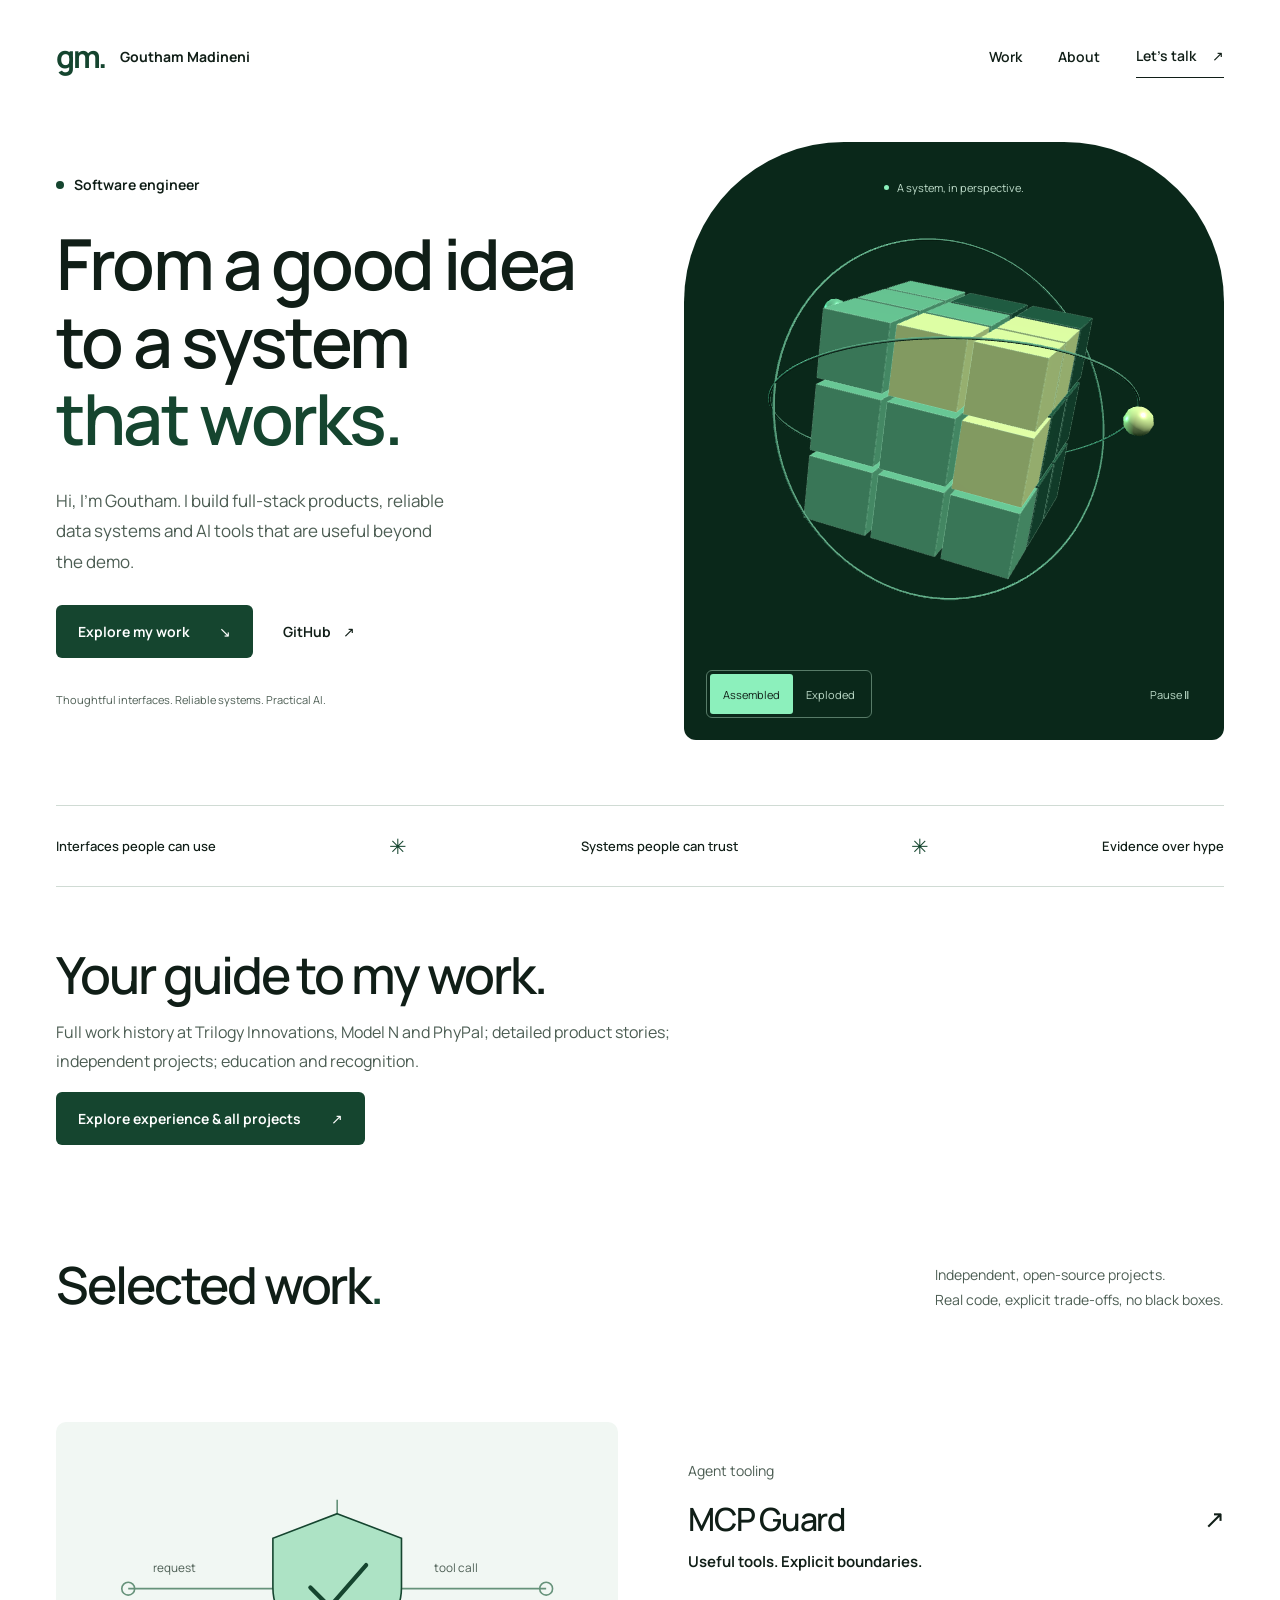
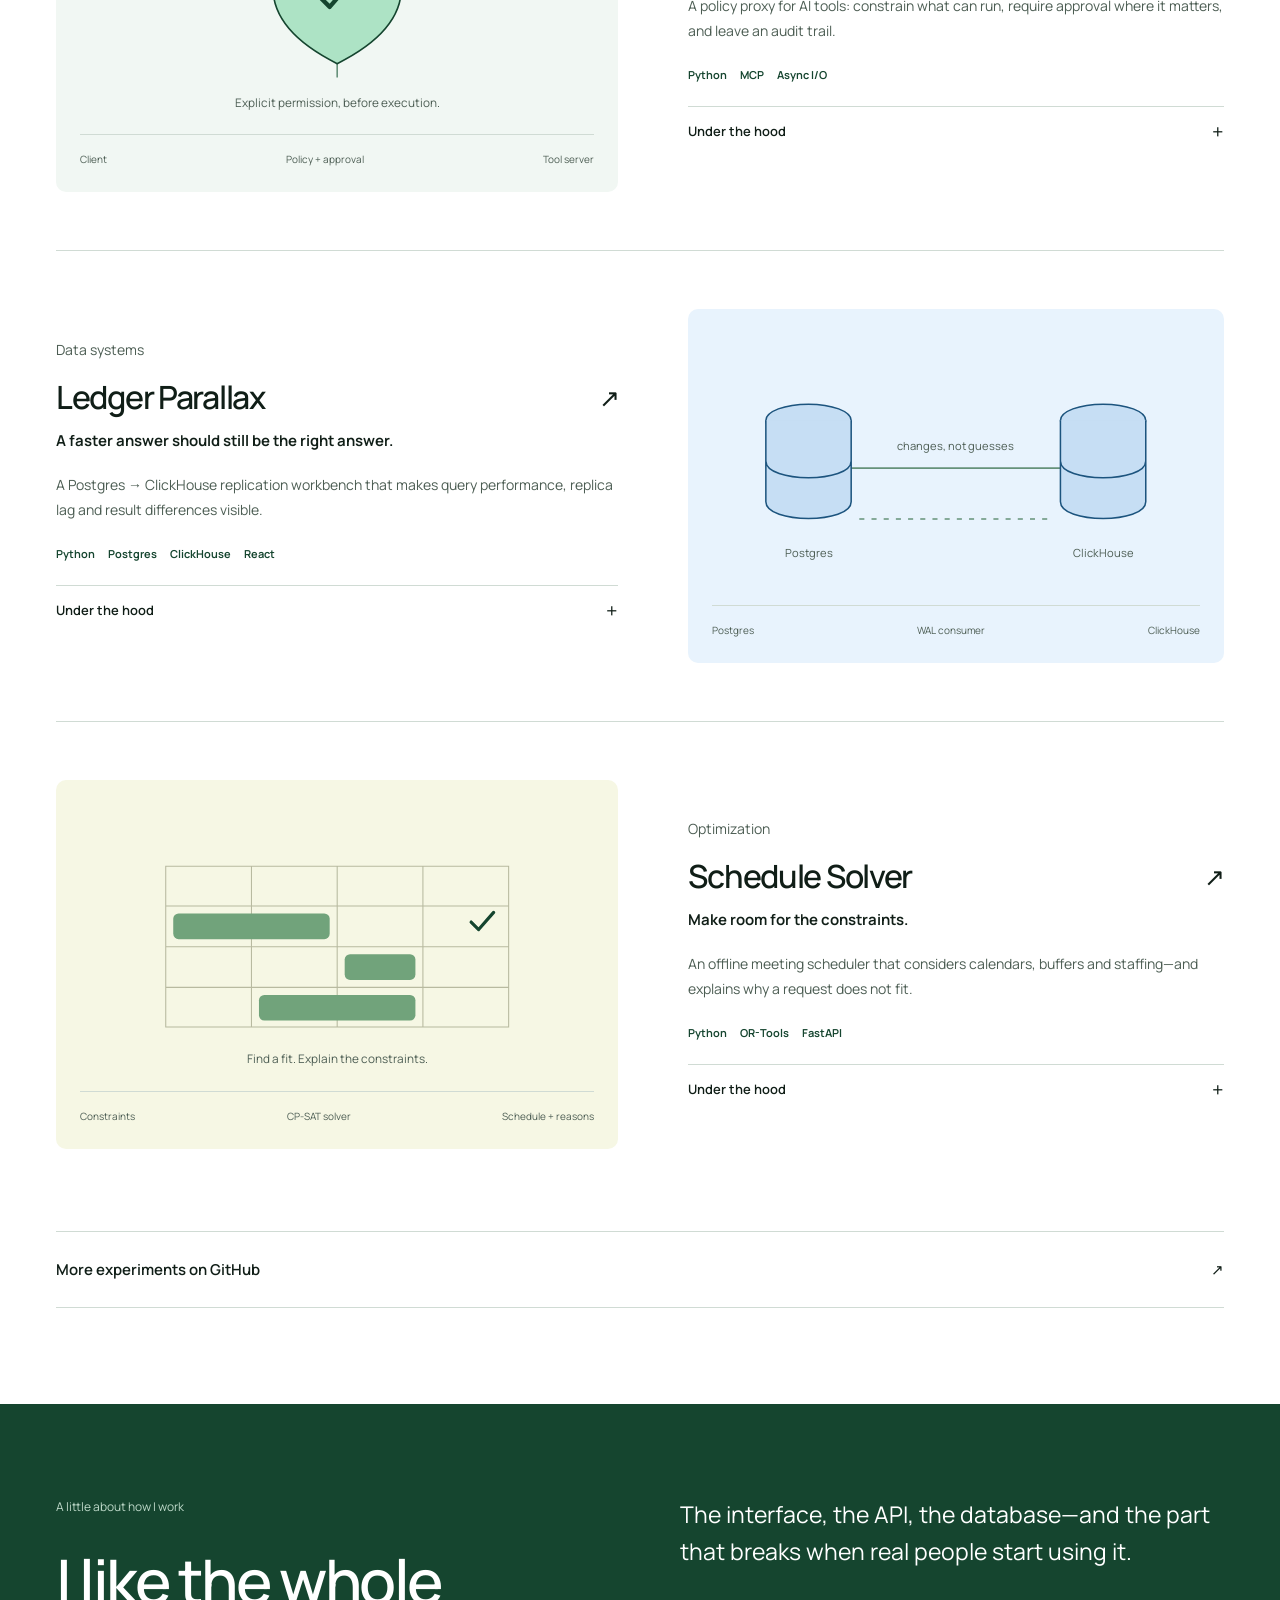
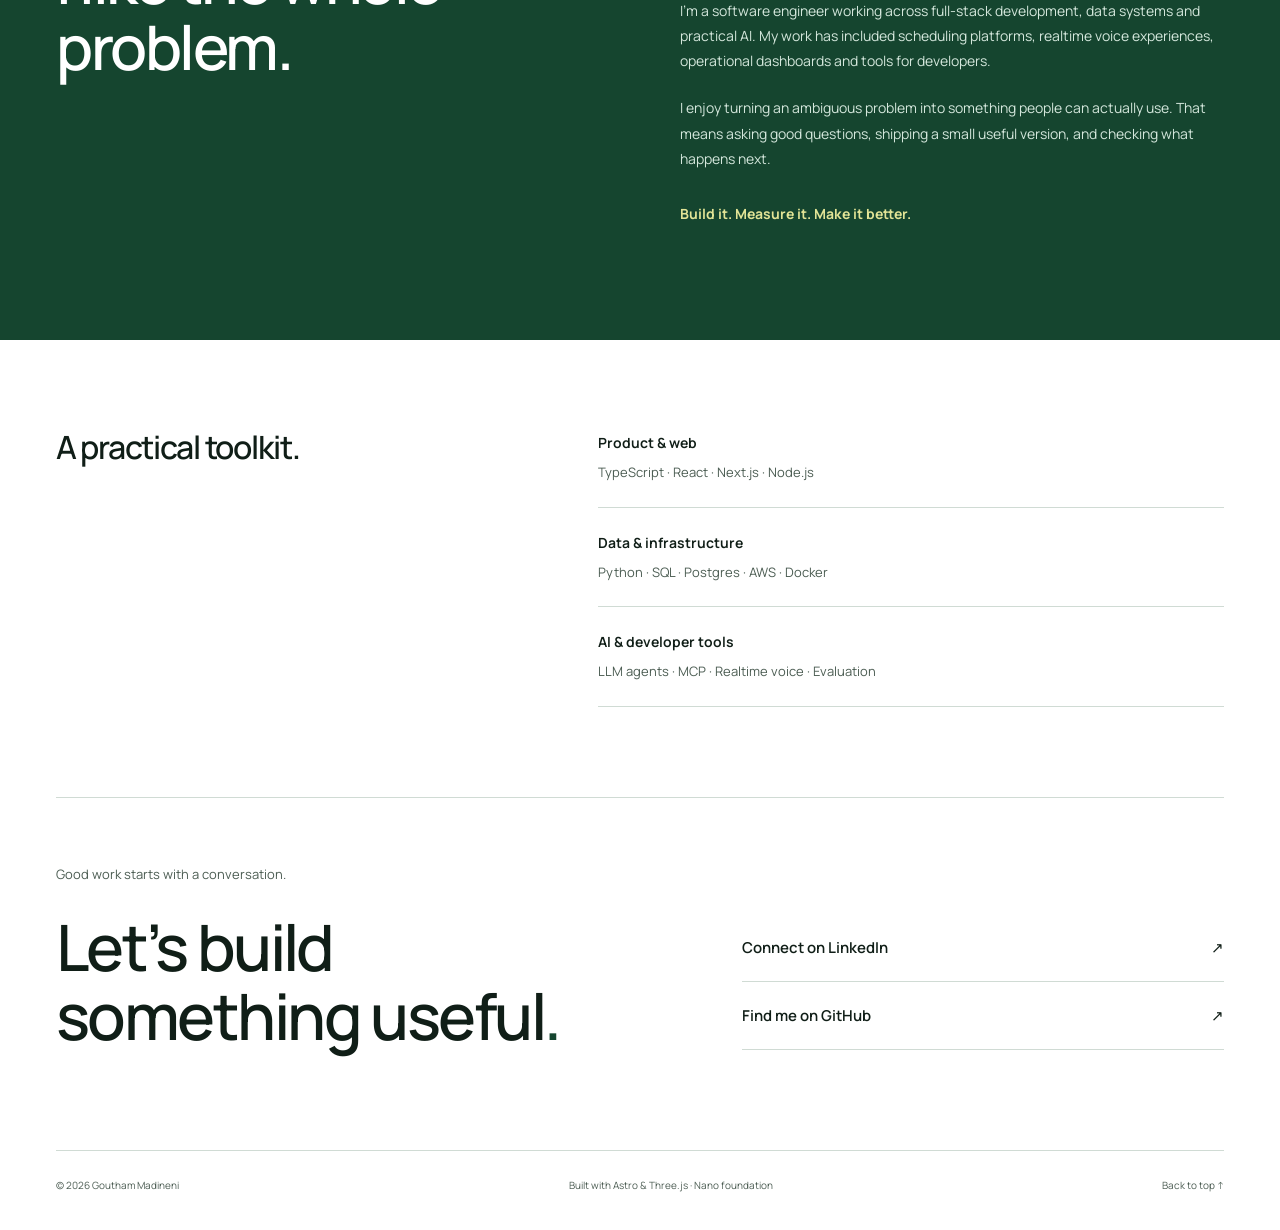
<file: index.html>
<!DOCTYPE html><html lang="en"><head><meta charset="UTF-8"><meta name="viewport" content="width=device-width, initial-scale=1"><meta name="theme-color" content="#102d25"><title>Goutham Madineni — Software Engineer</title><meta name="description" content="Goutham Madineni builds full-stack products, reliable data systems and practical AI tooling. Explore selected open-source work."><link rel="canonical" href="https://goutham-m7.github.io/"><link rel="icon" href="/favicon.svg" type="image/svg+xml"><meta property="og:title" content="Goutham Madineni — Software Engineer"><meta property="og:description" content="Thoughtful interfaces. Reliable systems. Practical AI."><meta property="og:type" content="website"><meta property="og:url" content="https://goutham-m7.github.io/"><meta property="og:image" content="https://goutham-m7.github.io/social.png"><meta name="twitter:card" content="summary_large_image"><link rel="stylesheet" href="/_astro/portfolio.BwI2VdGa.css"></head><body><a class="skip-link" href="#main">Skip to content</a><header class="site-header wrap"><a class="wordmark" href="/" aria-label="Goutham Madineni home"><span class="monogram" aria-hidden="true">gm.</span><span>Goutham Madineni</span></a><nav aria-label="Main navigation"><a href="#work">Work</a><a href="#about">About</a><a class="nav-contact" href="#connect">Let’s talk <span aria-hidden="true">↗</span></a></nav></header><main id="main"><section class="hero wrap" aria-labelledby="intro-title"><div class="hero-copy"><p class="intro-label"><span aria-hidden="true"></span> Software engineer</p><h1 id="intro-title">From a good idea<br>to a system<br><span>that works.</span></h1><p class="hero-description">Hi, I’m Goutham. I build full-stack products, reliable data systems and AI tools that are useful beyond the demo.</p><div class="hero-actions"><a class="button primary" href="#work">Explore my work <span aria-hidden="true">↘</span></a><a class="text-link" href="https://github.com/goutham-m7">GitHub <span aria-hidden="true">↗</span></a></div><p class="hero-footnote">Thoughtful interfaces. Reliable systems. Practical AI.</p></div><div class="scene-shell" id="scene-shell"><div class="scene-viewport" id="scene-viewport" aria-hidden="true"><svg class="scene-fallback" viewBox="0 0 600 600" role="presentation"><defs><linearGradient id="face" x2="1" y2="1"><stop stop-color="#98f3cc"></stop><stop offset="1" stop-color="#346a58"></stop></linearGradient></defs><g transform="translate(300 285)"><ellipse rx="210" ry="85" fill="none" stroke="#609882" opacity=".45" transform="rotate(-35)"></ellipse><ellipse rx="210" ry="85" fill="none" stroke="#609882" opacity=".45" transform="rotate(35)"></ellipse><path d="M0-115 105-55 105 65 0 125-105 65-105-55Z" fill="url(#face)"></path><path d="M0 5 0 125M0 5-105-55M0 5 105-55" fill="none" stroke="#1a4d3a" stroke-width="2"></path><circle cx="175" cy="-120" r="17" fill="#d3e2a0"></circle><circle cx="-175" cy="110" r="11" fill="#98f3cc"></circle></g></svg></div><div class="scene-caption"><span class="scene-indicator" aria-hidden="true"></span><span id="scene-status" role="status">A system, in perspective.</span></div><div class="scene-controls" aria-label="3D illustration controls" hidden><div class="scene-modes" role="group" aria-label="3D arrangement"><button type="button" data-mode="assembled" aria-pressed="true">Assembled</button><button type="button" data-mode="exploded" aria-pressed="false">Exploded</button></div><button class="motion-toggle" id="motion-toggle" type="button" aria-label="Pause 3D animation" aria-pressed="false">Pause <span aria-hidden="true">Ⅱ</span></button></div></div></section><div class="discipline-strip wrap" aria-label="Engineering focus"><span>Interfaces people can use</span><span aria-hidden="true">✳</span><span>Systems people can trust</span><span aria-hidden="true">✳</span><span>Evidence over hype</span></div><section class="wrap" style="padding-block:60px 0"><h2>Your guide to my work.</h2><p style="max-width:65ch;color:var(--muted)">Full work history at Trilogy Innovations, Model N and PhyPal; detailed product stories; independent projects; education and recognition.</p><a class="button primary" href="/work/">Explore experience & all projects <span aria-hidden="true">↗</span></a></section><section class="work-section wrap" id="work" aria-labelledby="work-title"><div class="section-intro"><h2 id="work-title">Selected work<span>.</span></h2><p>Independent, open-source projects.<br>Real code, explicit trade-offs, no black boxes.</p></div><div class="project-list"><article class="project project-guard"><div class="project-visual" aria-label="MCP Guard architecture illustration"><svg viewBox="0 0 480 270" aria-hidden="true"><g class="diagram-lines"><path d="M45 135H180M300 135H435M240 52V78M240 192V218"></path><circle cx="45" cy="135" r="6"></circle><circle cx="435" cy="135" r="6"></circle></g><path class="shield" d="M240 65 300 88V134Q300 175 240 205 180 175 180 134V88Z"></path><path class="check" d="m215 134 18 18 34-39"></path><text x="68" y="119">request</text><text x="330" y="119">tool call</text><text x="240" y="245" text-anchor="middle">Explicit permission, before execution.</text></svg><div class="flow-labels"><span>Client</span><span>Policy + approval</span><span>Tool server</span></div></div><div class="project-copy"><p class="project-tag">Agent tooling</p><h3><a href="https://github.com/goutham-m7/mcp-guard">MCP Guard<span aria-hidden="true">↗</span></a></h3><p class="project-subtitle">Useful tools. Explicit boundaries.</p><p>A policy proxy for AI tools: constrain what can run, require approval where it matters, and leave an audit trail.</p><ul class="stack" aria-label="Technologies"><li>Python</li><li>MCP</li><li>Async I/O</li></ul><details><summary>Under the hood <span aria-hidden="true">+</span></summary><p>Default-deny permissions, argument restrictions and one-use approvals sit at the tool boundary. Heuristic scanning has documented misses and false positives; this is not a sandbox or a universal prompt-injection defense.</p><a class="text-link" href="https://github.com/goutham-m7/mcp-guard">Read the code and evidence <span aria-hidden="true">↗</span></a></details></div></article><article class="project project-ledger"><div class="project-visual" aria-label="Ledger Parallax architecture illustration"><svg viewBox="0 0 480 270" aria-hidden="true"><g class="diagram-lines"><path d="M122 135H355"></path><path d="m345 127 10 8-10 8"></path><path d="M145 185h188" stroke-dasharray="5 7"></path></g><g class="database"><ellipse cx="95" cy="88" rx="42" ry="16"></ellipse><path d="M53 88v80c0 22 84 22 84 0V88M53 128c0 22 84 22 84 0"></path><ellipse cx="385" cy="88" rx="42" ry="16"></ellipse><path d="M343 88v80c0 22 84 22 84 0V88M343 128c0 22 84 22 84 0"></path></g><text x="240" y="117" text-anchor="middle">changes, not guesses</text><text x="95" y="222" text-anchor="middle">Postgres</text><text x="385" y="222" text-anchor="middle">ClickHouse</text></svg><div class="flow-labels"><span>Postgres</span><span>WAL consumer</span><span>ClickHouse</span></div></div><div class="project-copy"><p class="project-tag">Data systems</p><h3><a href="https://github.com/goutham-m7/pg-to-clickhouse-lab">Ledger Parallax<span aria-hidden="true">↗</span></a></h3><p class="project-subtitle">A faster answer should still be the right answer.</p><p>A Postgres → ClickHouse replication workbench that makes query performance, replica lag and result differences visible.</p><ul class="stack" aria-label="Technologies"><li>Python</li><li>Postgres</li><li>ClickHouse</li><li>React</li></ul><details><summary>Under the hood <span aria-hidden="true">+</span></summary><p>A React console compares real engines using synthetic data. Replay-safe versions and delete tombstones support idempotent current reads, not exactly-once delivery. Recorded measurements stay separate from live query results.</p><a class="text-link" href="https://github.com/goutham-m7/pg-to-clickhouse-lab">Read the code and evidence <span aria-hidden="true">↗</span></a></details></div></article><article class="project project-schedule"><div class="project-visual" aria-label="Schedule Solver architecture illustration"><svg viewBox="0 0 480 270" aria-hidden="true"><g class="calendar-lines"><path d="M80 60H400V210H80ZM80 97H400M160 60V210M240 60V210M320 60V210M80 135H400M80 173H400"></path></g><g class="calendar-blocks"><rect x="87" y="104" width="146" height="24" rx="5"></rect><rect x="247" y="142" width="66" height="24" rx="5"></rect><rect x="167" y="180" width="146" height="24" rx="5"></rect></g><path class="calendar-path" d="m365 112 7 7 14-16"></path><text x="240" y="244" text-anchor="middle">Find a fit. Explain the constraints.</text></svg><div class="flow-labels"><span>Constraints</span><span>CP-SAT solver</span><span>Schedule + reasons</span></div></div><div class="project-copy"><p class="project-tag">Optimization</p><h3><a href="https://github.com/goutham-m7/schedule-solver">Schedule Solver<span aria-hidden="true">↗</span></a></h3><p class="project-subtitle">Make room for the constraints.</p><p>An offline meeting scheduler that considers calendars, buffers and staffing—and explains why a request does not fit.</p><ul class="stack" aria-label="Technologies"><li>Python</li><li>OR-Tools</li><li>FastAPI</li></ul><details><summary>Under the hood <span aria-hidden="true">+</span></summary><p>The solver supports recurring busy calendars, stable re-solving and checked calendar export. Conflict explanations are relative to the fixed resulting schedule; they do not prove that no global rearrangement could work.</p><a class="text-link" href="https://github.com/goutham-m7/schedule-solver">Read the code and evidence <span aria-hidden="true">↗</span></a></details></div></article></div><a class="all-projects" href="https://github.com/goutham-m7?tab=repositories">More experiments on GitHub <span aria-hidden="true">↗</span></a></section><section class="about-section" id="about" aria-labelledby="about-title"><div class="wrap about-grid"><div><p class="about-note">A little about how I work</p><h2 id="about-title">I like the whole<br>problem.</h2></div><div class="about-copy"><p class="large-copy">The interface, the API, the database—and the part that breaks when real people start using it.</p><p>I’m a software engineer working across full-stack development, data systems and practical AI. My work has included scheduling platforms, realtime voice experiences, operational dashboards and tools for developers.</p><p>I enjoy turning an ambiguous problem into something people can actually use. That means asking good questions, shipping a small useful version, and checking what happens next.</p><p class="about-principle">Build it. Measure it. Make it better.</p></div></div></section><section class="toolbox wrap" aria-labelledby="toolbox-title"><h2 id="toolbox-title">A practical toolkit.</h2><div><p><strong>Product & web</strong><span>TypeScript · React · Next.js · Node.js</span></p><p><strong>Data & infrastructure</strong><span>Python · SQL · Postgres · AWS · Docker</span></p><p><strong>AI & developer tools</strong><span>LLM agents · MCP · Realtime voice · Evaluation</span></p></div></section><section class="connect-section wrap" id="connect" aria-labelledby="connect-title"><div><p>Good work starts with a conversation.</p><h2 id="connect-title">Let’s build<br>something useful<span>.</span></h2></div><div class="connect-links"><a href="https://www.linkedin.com/in/goutham-madineni/">Connect on LinkedIn <span aria-hidden="true">↗</span></a><a href="https://github.com/goutham-m7">Find me on GitHub <span aria-hidden="true">↗</span></a></div></section></main><footer class="site-footer wrap"><span>© 2026 Goutham Madineni</span><span>Built with Astro & Three.js · <a href="https://github.com/markhorn-dev/astro-nano">Nano foundation</a></span><a href="#main">Back to top ↑</a></footer><script type="module" src="/_astro/index.astro_astro_type_script_index_0_lang.DwR7VAyO.js"></script></body></html>
</file>
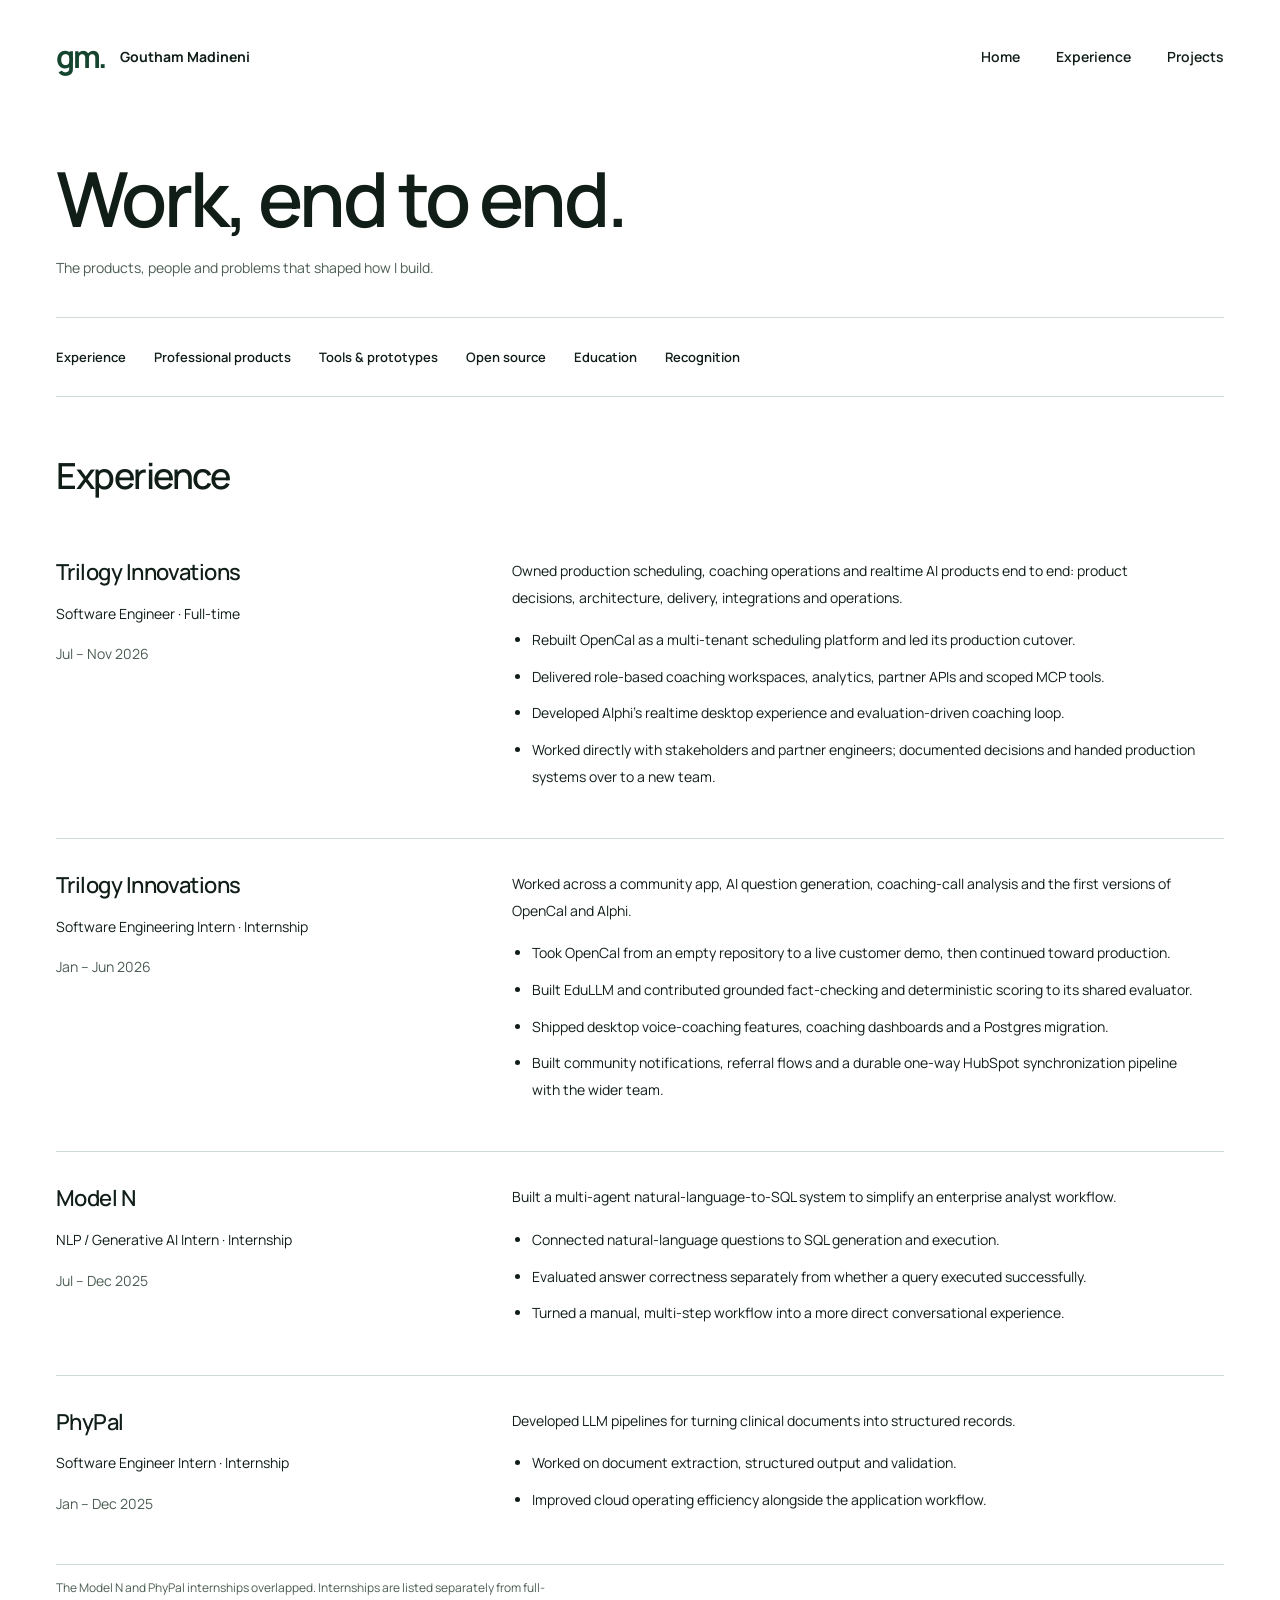
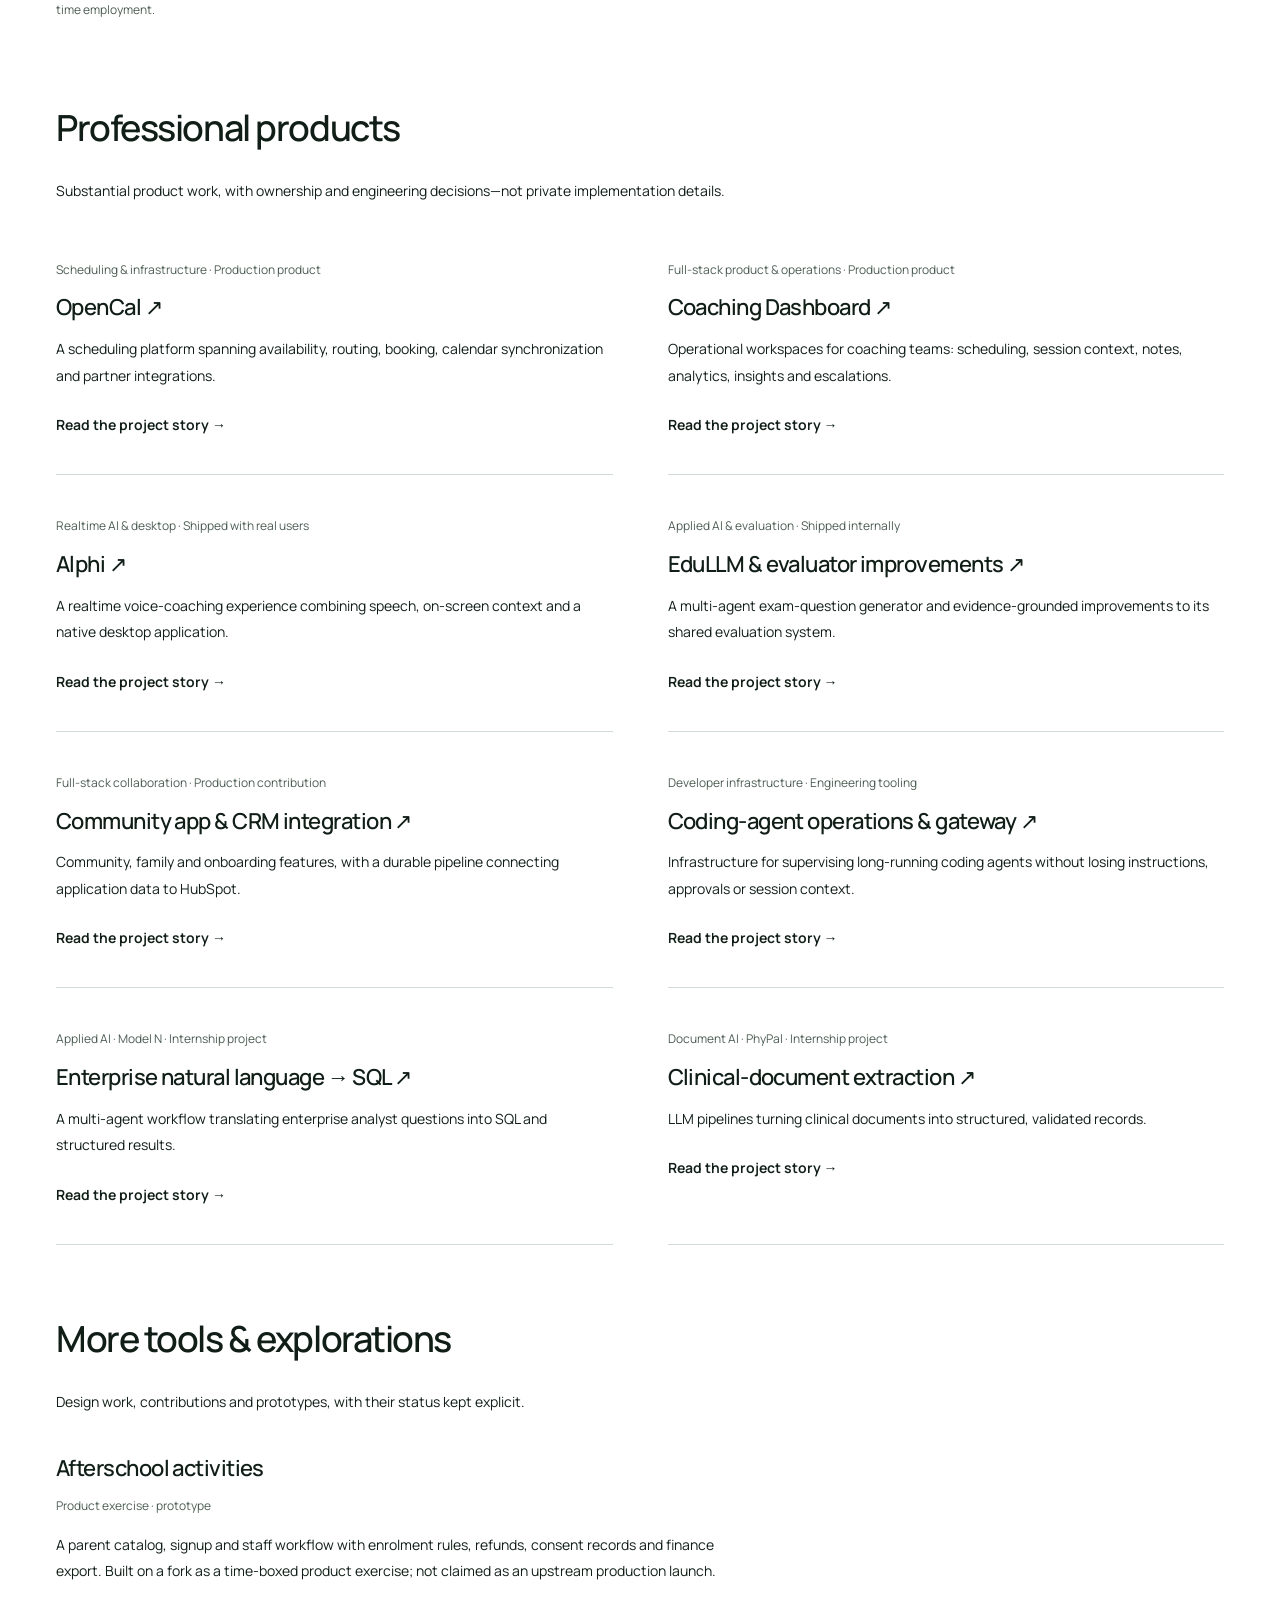
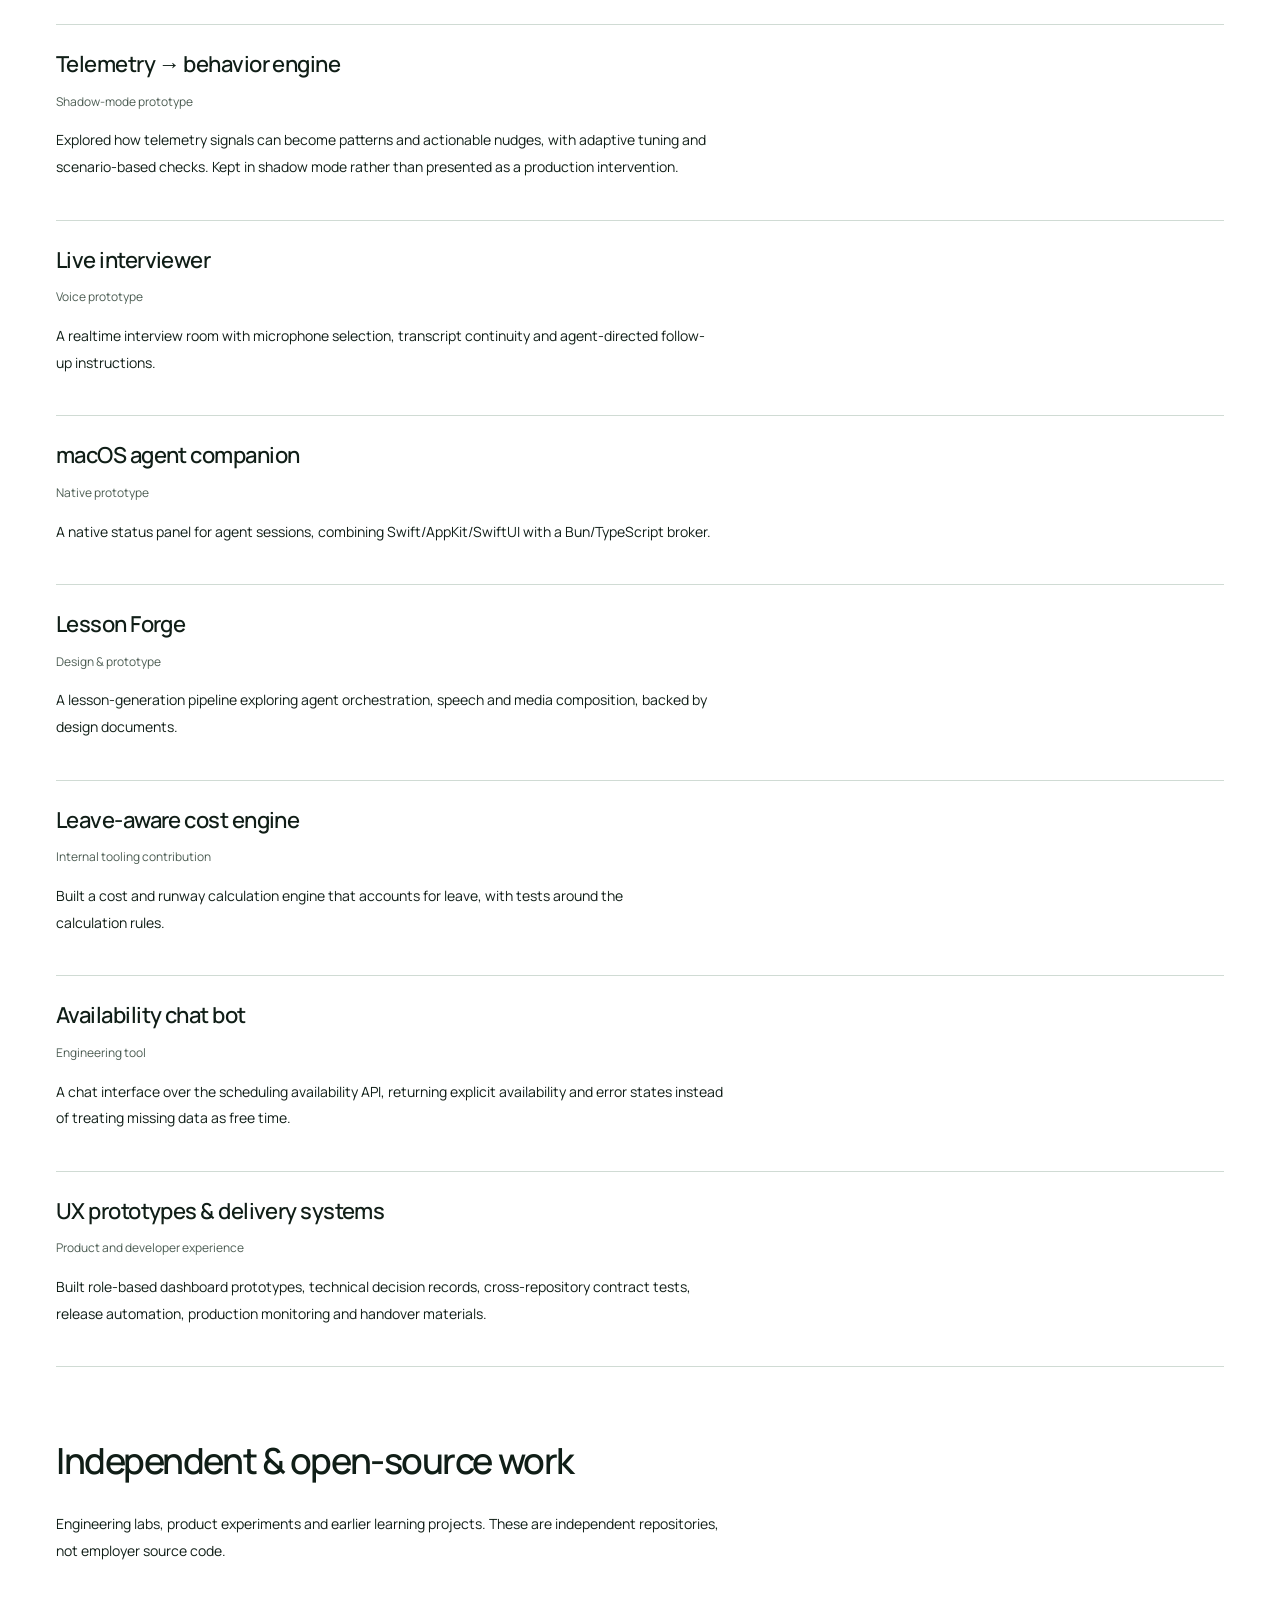
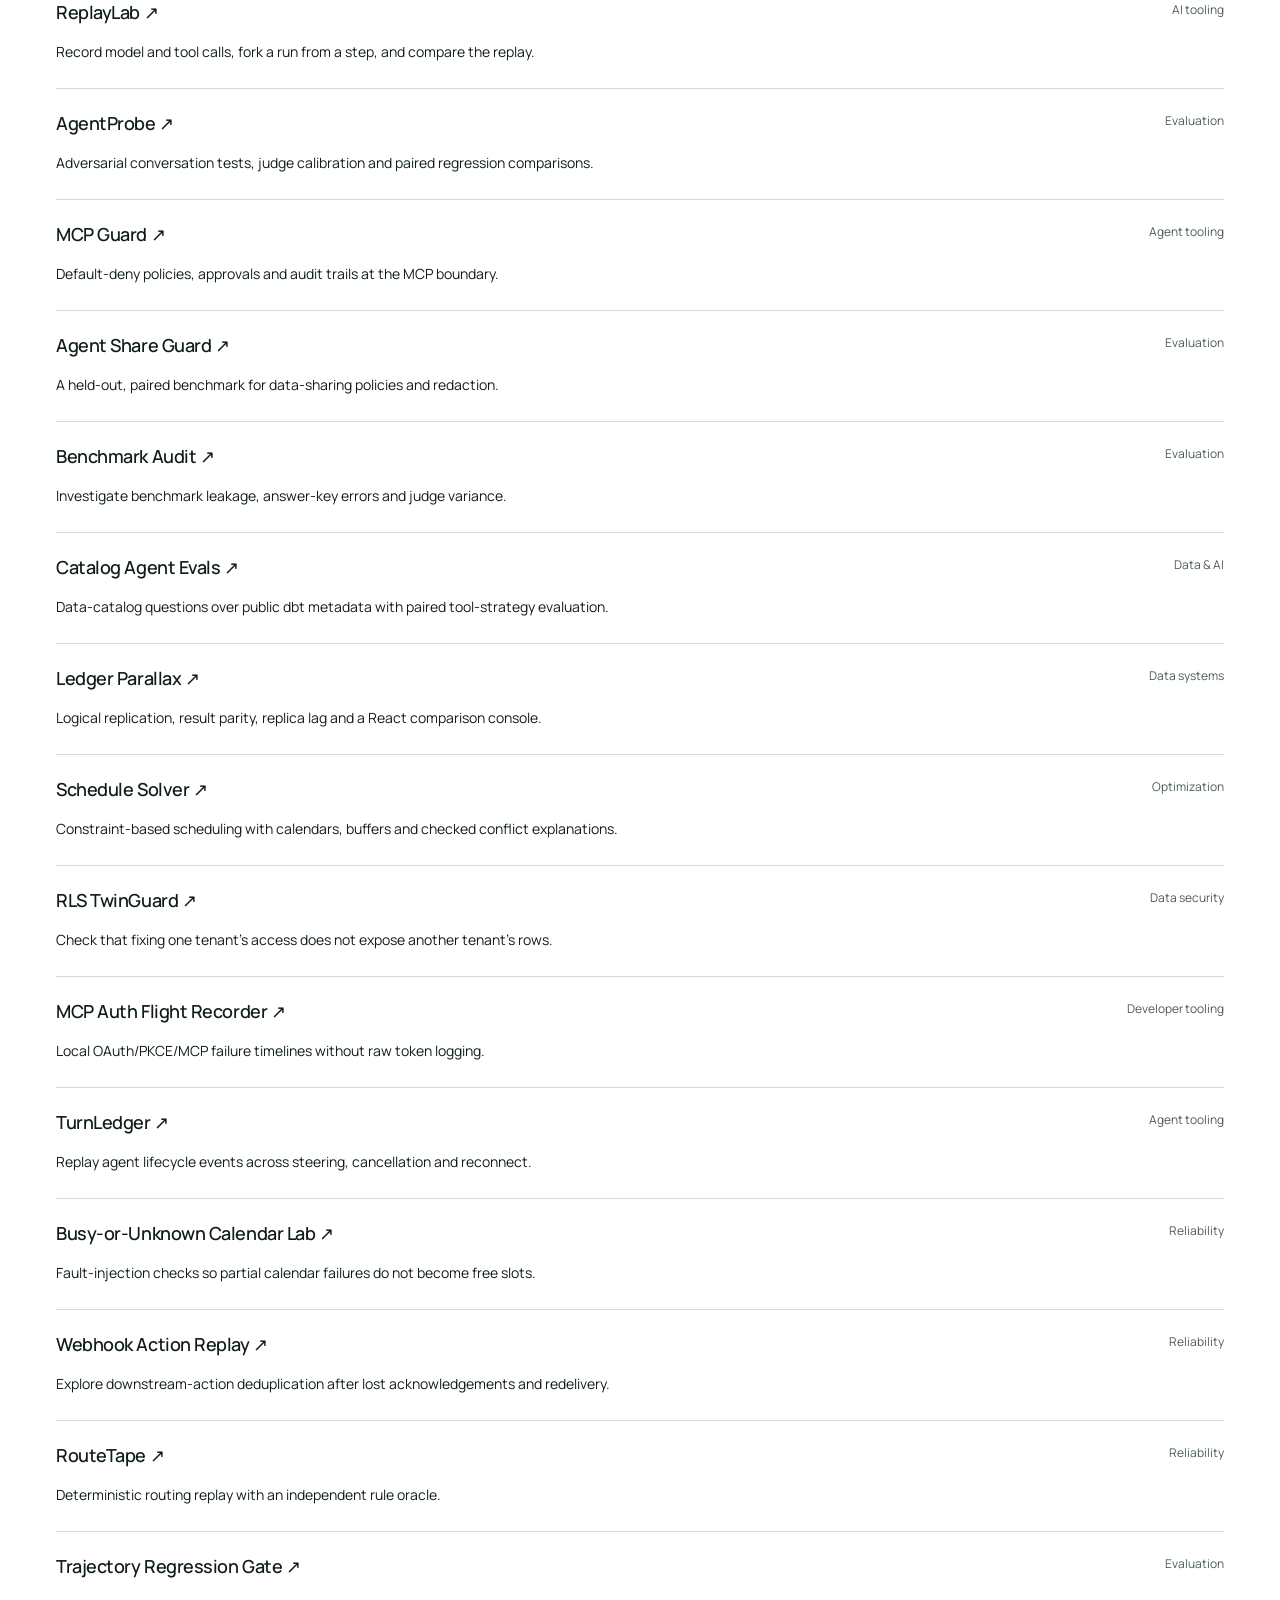
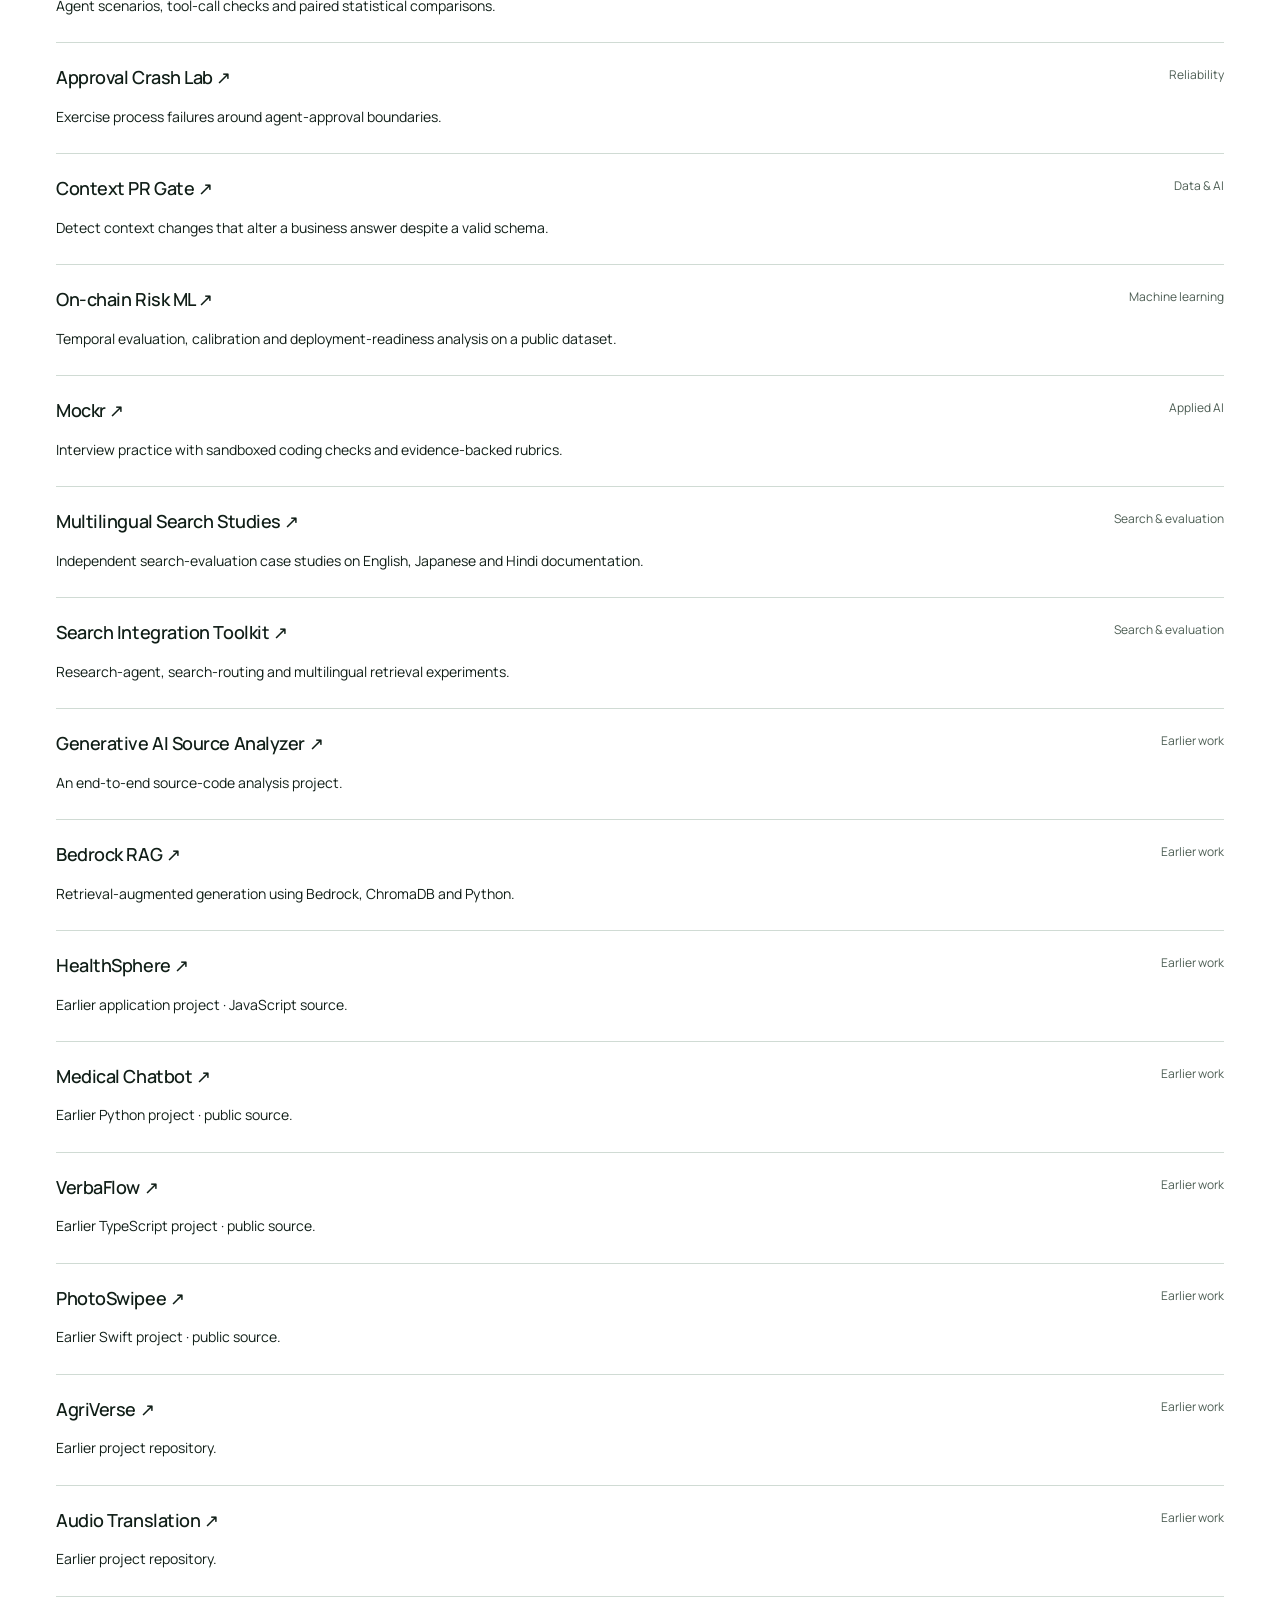
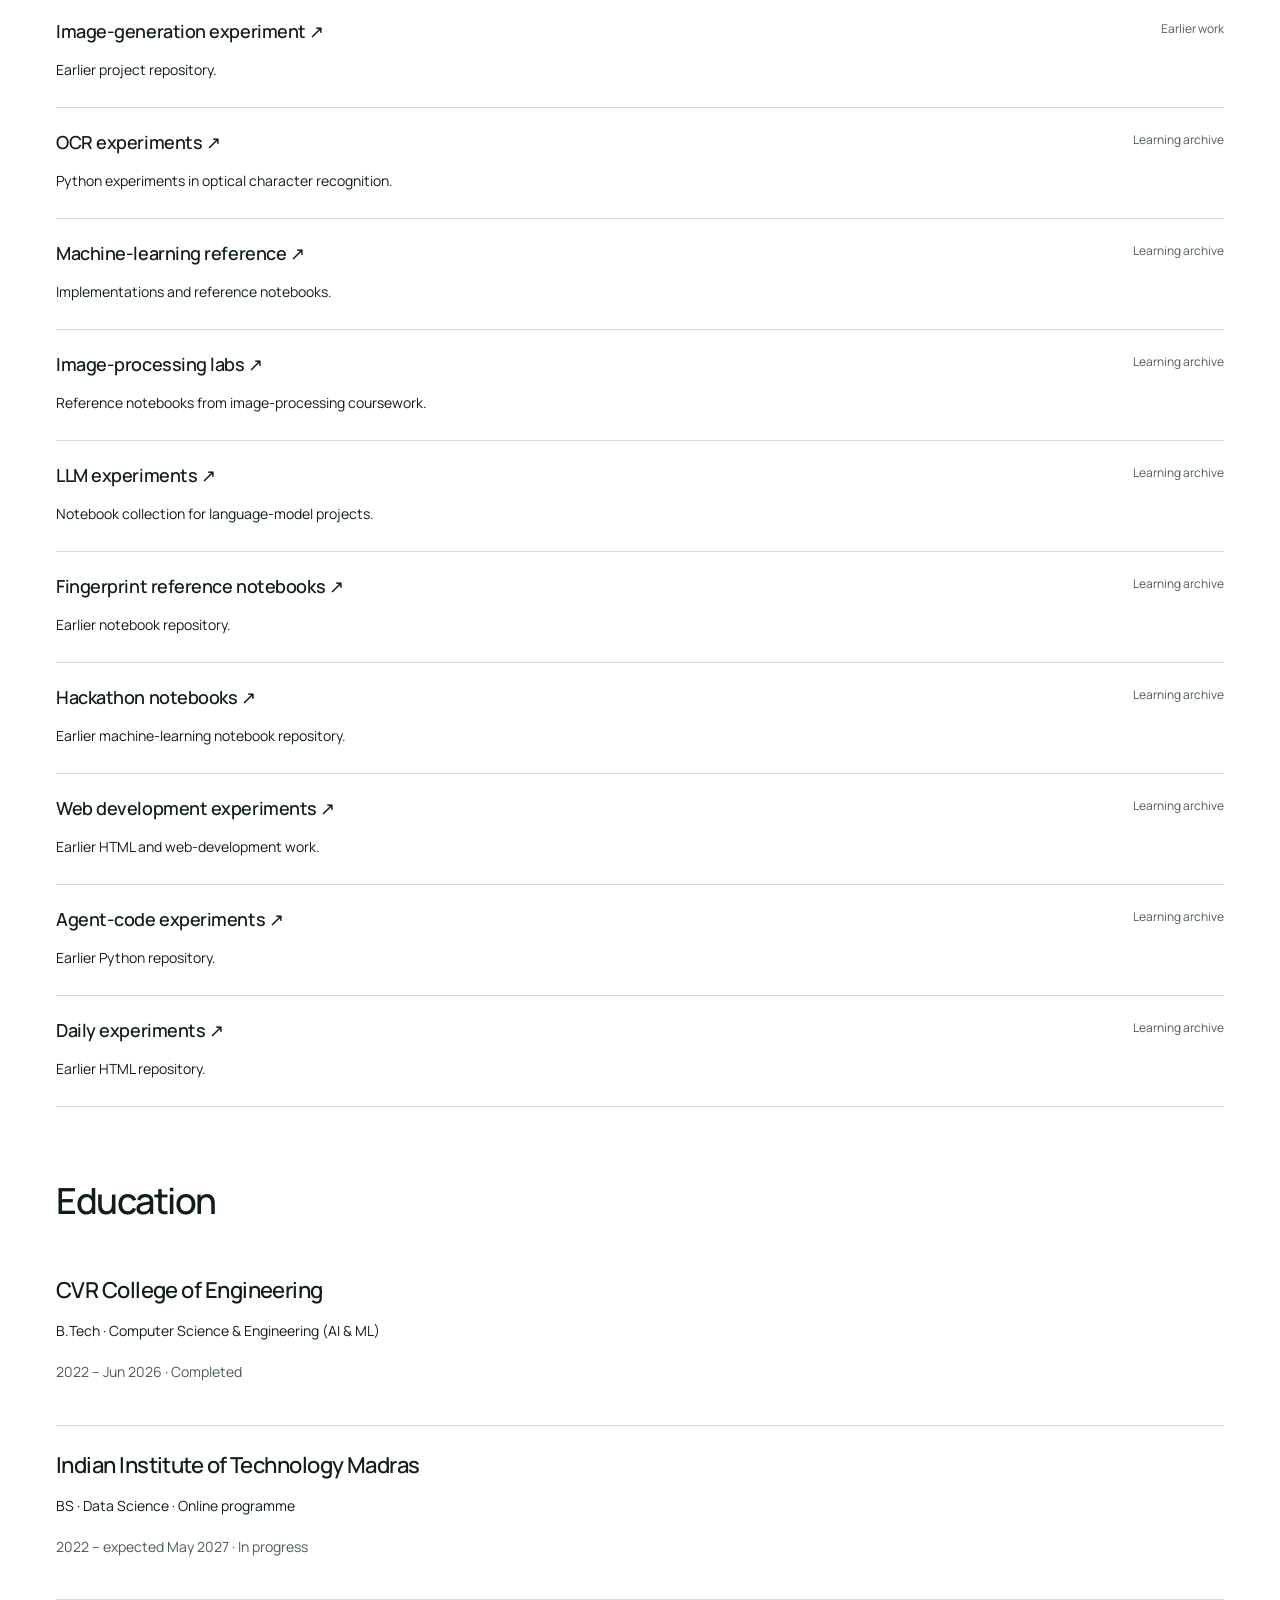
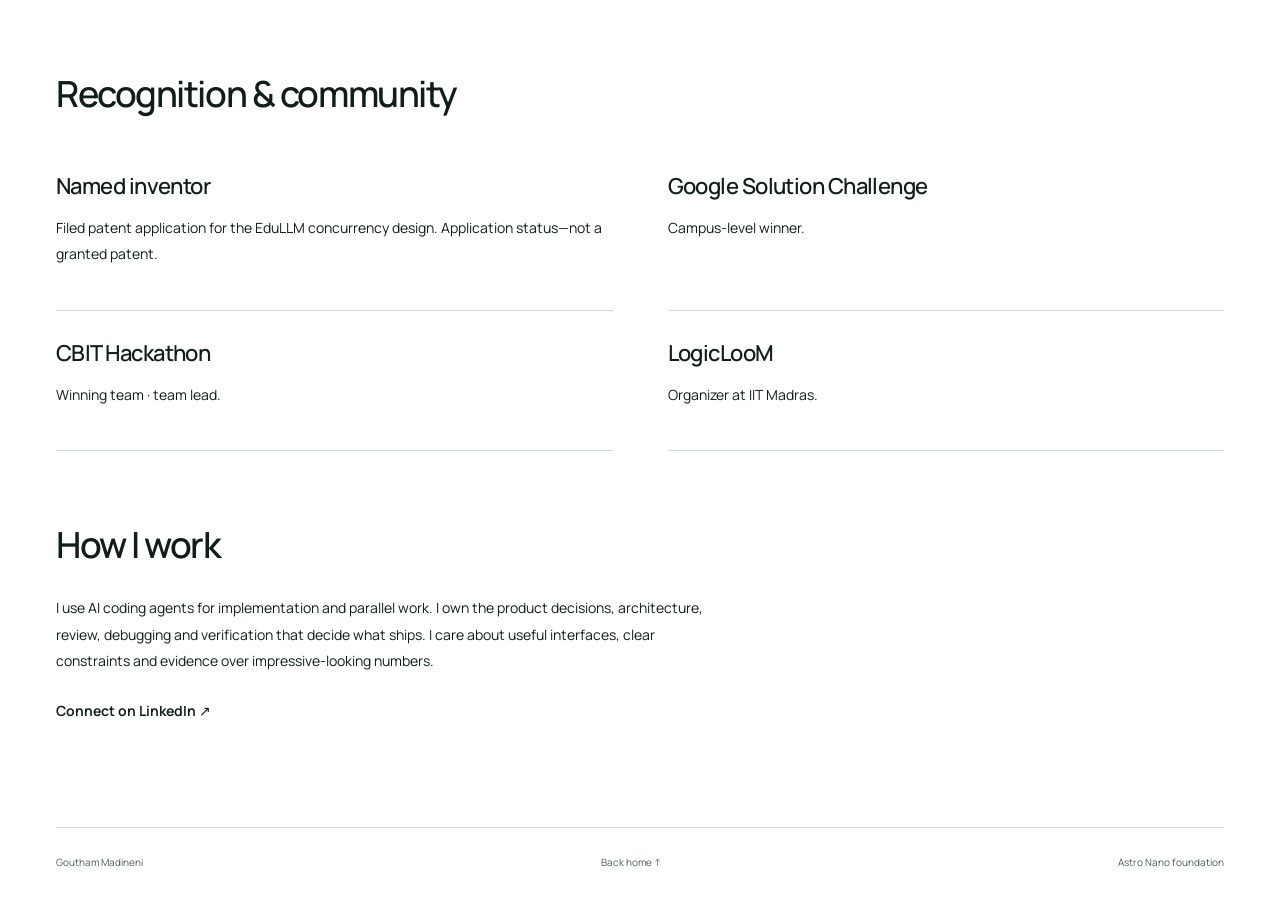
<file: work/index.html>
<!DOCTYPE html><html lang="en" data-astro-cid-nntkhrjw><head><meta charset="UTF-8"><meta name="viewport" content="width=device-width, initial-scale=1"><title>Work & experience — Goutham Madineni</title><meta name="description" content="Goutham Madineni’s work history, professional products, independent projects, education and recognition."><link rel="canonical" href="https://goutham-m7.github.io/work/"><link rel="icon" href="/favicon.svg"><link rel="stylesheet" href="/_astro/portfolio.BwI2VdGa.css"><style>.career-directory[data-astro-cid-nntkhrjw]{padding-block:45px 80px}.career-directory[data-astro-cid-nntkhrjw] h1[data-astro-cid-nntkhrjw]{font-size:clamp(42px,6vw,76px)}.directory-lead[data-astro-cid-nntkhrjw]{color:var(--muted);max-width:60ch;font-size:22px}.directory-nav[data-astro-cid-nntkhrjw]{border-block:1px solid var(--line);flex-wrap:wrap;justify-content:start;gap:10px 28px;margin-top:36px;padding-block:18px;font-size:13px}.career-directory[data-astro-cid-nntkhrjw] section[data-astro-cid-nntkhrjw]{padding-block:60px 15px;scroll-margin-top:30px}.career-directory[data-astro-cid-nntkhrjw] h2[data-astro-cid-nntkhrjw]{margin-bottom:30px;font-size:36px}.career-directory[data-astro-cid-nntkhrjw] h3[data-astro-cid-nntkhrjw]{letter-spacing:-.025em;font-size:22px;line-height:1.3}.career-directory[data-astro-cid-nntkhrjw] p[data-astro-cid-nntkhrjw],.career-directory[data-astro-cid-nntkhrjw] li[data-astro-cid-nntkhrjw]{max-width:75ch;font-size:14px;line-height:1.9}.career-directory[data-astro-cid-nntkhrjw] li[data-astro-cid-nntkhrjw]{margin-bottom:10px}.muted[data-astro-cid-nntkhrjw]{color:var(--muted)}.small[data-astro-cid-nntkhrjw]{font-size:12px!important}.career-entry[data-astro-cid-nntkhrjw]{border-bottom:1px solid var(--line);grid-template-columns:1fr 1.8fr;gap:60px;padding-block:32px;display:grid}.career-entry[data-astro-cid-nntkhrjw]>div[data-astro-cid-nntkhrjw]>p[data-astro-cid-nntkhrjw]:first-child{margin-top:0}.career-entry[data-astro-cid-nntkhrjw] ul[data-astro-cid-nntkhrjw]{padding-left:20px}.directory-projects[data-astro-cid-nntkhrjw]{grid-template-columns:repeat(2,minmax(0,1fr));gap:0 55px;display:grid}.directory-projects[data-astro-cid-nntkhrjw] article[data-astro-cid-nntkhrjw]{border-bottom:1px solid var(--line);padding-block:28px}.archive-entry[data-astro-cid-nntkhrjw]{border-bottom:1px solid var(--line);padding-block:25px}.repo-list[data-astro-cid-nntkhrjw] article[data-astro-cid-nntkhrjw]{border-bottom:1px solid var(--line);justify-content:space-between;align-items:start;gap:30px;padding-block:23px;display:flex}.repo-list[data-astro-cid-nntkhrjw] h3[data-astro-cid-nntkhrjw]{font-size:18px}.repo-list[data-astro-cid-nntkhrjw] p[data-astro-cid-nntkhrjw]{margin-bottom:0}.repo-list[data-astro-cid-nntkhrjw] article[data-astro-cid-nntkhrjw]>span[data-astro-cid-nntkhrjw]{flex-shrink:0}.career-directory[data-astro-cid-nntkhrjw] a[data-astro-cid-nntkhrjw]:hover{text-underline-offset:5px;text-decoration:underline}@media (width<=720px){.career-entry[data-astro-cid-nntkhrjw]{grid-template-columns:1fr;gap:12px}.directory-projects[data-astro-cid-nntkhrjw]{grid-template-columns:1fr}.repo-list[data-astro-cid-nntkhrjw] article[data-astro-cid-nntkhrjw]{display:block}.repo-list[data-astro-cid-nntkhrjw] article[data-astro-cid-nntkhrjw]>span[data-astro-cid-nntkhrjw]{margin-top:12px;display:block}.directory-nav[data-astro-cid-nntkhrjw]{gap:8px 22px;font-size:12px;display:flex}.career-directory[data-astro-cid-nntkhrjw] section[data-astro-cid-nntkhrjw]{padding-top:45px}.career-directory[data-astro-cid-nntkhrjw] h2[data-astro-cid-nntkhrjw]{font-size:30px}.directory-lead[data-astro-cid-nntkhrjw]{font-size:18px}.career-directory[data-astro-cid-nntkhrjw] .wordmark[data-astro-cid-nntkhrjw]>span[data-astro-cid-nntkhrjw]:last-child,.site-header[data-astro-cid-nntkhrjw] .wordmark[data-astro-cid-nntkhrjw]>span[data-astro-cid-nntkhrjw]:last-child{display:none}}
</style></head><body data-astro-cid-nntkhrjw><a class="skip-link" href="#main" data-astro-cid-nntkhrjw>Skip to content</a><header class="site-header wrap" data-astro-cid-nntkhrjw><a class="wordmark" href="/" data-astro-cid-nntkhrjw><span class="monogram" data-astro-cid-nntkhrjw>gm.</span><span data-astro-cid-nntkhrjw>Goutham Madineni</span></a><nav aria-label="Main navigation" data-astro-cid-nntkhrjw><a href="/" data-astro-cid-nntkhrjw>Home</a><a href="#experience" data-astro-cid-nntkhrjw>Experience</a><a href="#projects" data-astro-cid-nntkhrjw>Projects</a></nav></header><main class="wrap career-directory" id="main" data-astro-cid-nntkhrjw><h1 data-astro-cid-nntkhrjw>Work, end to end.</h1><p class="directory-lead" data-astro-cid-nntkhrjw>The products, people and problems that shaped how I build.</p><nav class="directory-nav" aria-label="Career sections" data-astro-cid-nntkhrjw><a href="#experience" data-astro-cid-nntkhrjw>Experience</a><a href="#professional" data-astro-cid-nntkhrjw>Professional products</a><a href="#prototypes" data-astro-cid-nntkhrjw>Tools & prototypes</a><a href="#projects" data-astro-cid-nntkhrjw>Open source</a><a href="#education" data-astro-cid-nntkhrjw>Education</a><a href="#recognition" data-astro-cid-nntkhrjw>Recognition</a></nav><section id="experience" data-astro-cid-nntkhrjw><h2 data-astro-cid-nntkhrjw>Experience</h2><article class="career-entry" data-astro-cid-nntkhrjw><div data-astro-cid-nntkhrjw><h3 data-astro-cid-nntkhrjw>Trilogy Innovations</h3><p data-astro-cid-nntkhrjw>Software Engineer · Full-time</p><p class="muted" data-astro-cid-nntkhrjw>Jul – Nov 2026</p></div><div data-astro-cid-nntkhrjw><p data-astro-cid-nntkhrjw>Owned production scheduling, coaching operations and realtime AI products end to end: product decisions, architecture, delivery, integrations and operations.</p><ul data-astro-cid-nntkhrjw><li data-astro-cid-nntkhrjw>Rebuilt OpenCal as a multi-tenant scheduling platform and led its production cutover.</li><li data-astro-cid-nntkhrjw>Delivered role-based coaching workspaces, analytics, partner APIs and scoped MCP tools.</li><li data-astro-cid-nntkhrjw>Developed Alphi’s realtime desktop experience and evaluation-driven coaching loop.</li><li data-astro-cid-nntkhrjw>Worked directly with stakeholders and partner engineers; documented decisions and handed production systems over to a new team.</li></ul></div></article><article class="career-entry" data-astro-cid-nntkhrjw><div data-astro-cid-nntkhrjw><h3 data-astro-cid-nntkhrjw>Trilogy Innovations</h3><p data-astro-cid-nntkhrjw>Software Engineering Intern · Internship</p><p class="muted" data-astro-cid-nntkhrjw>Jan – Jun 2026</p></div><div data-astro-cid-nntkhrjw><p data-astro-cid-nntkhrjw>Worked across a community app, AI question generation, coaching-call analysis and the first versions of OpenCal and Alphi.</p><ul data-astro-cid-nntkhrjw><li data-astro-cid-nntkhrjw>Took OpenCal from an empty repository to a live customer demo, then continued toward production.</li><li data-astro-cid-nntkhrjw>Built EduLLM and contributed grounded fact-checking and deterministic scoring to its shared evaluator.</li><li data-astro-cid-nntkhrjw>Shipped desktop voice-coaching features, coaching dashboards and a Postgres migration.</li><li data-astro-cid-nntkhrjw>Built community notifications, referral flows and a durable one-way HubSpot synchronization pipeline with the wider team.</li></ul></div></article><article class="career-entry" data-astro-cid-nntkhrjw><div data-astro-cid-nntkhrjw><h3 data-astro-cid-nntkhrjw>Model N</h3><p data-astro-cid-nntkhrjw>NLP / Generative AI Intern · Internship</p><p class="muted" data-astro-cid-nntkhrjw>Jul – Dec 2025</p></div><div data-astro-cid-nntkhrjw><p data-astro-cid-nntkhrjw>Built a multi-agent natural-language-to-SQL system to simplify an enterprise analyst workflow.</p><ul data-astro-cid-nntkhrjw><li data-astro-cid-nntkhrjw>Connected natural-language questions to SQL generation and execution.</li><li data-astro-cid-nntkhrjw>Evaluated answer correctness separately from whether a query executed successfully.</li><li data-astro-cid-nntkhrjw>Turned a manual, multi-step workflow into a more direct conversational experience.</li></ul></div></article><article class="career-entry" data-astro-cid-nntkhrjw><div data-astro-cid-nntkhrjw><h3 data-astro-cid-nntkhrjw>PhyPal</h3><p data-astro-cid-nntkhrjw>Software Engineer Intern · Internship</p><p class="muted" data-astro-cid-nntkhrjw>Jan – Dec 2025</p></div><div data-astro-cid-nntkhrjw><p data-astro-cid-nntkhrjw>Developed LLM pipelines for turning clinical documents into structured records.</p><ul data-astro-cid-nntkhrjw><li data-astro-cid-nntkhrjw>Worked on document extraction, structured output and validation.</li><li data-astro-cid-nntkhrjw>Improved cloud operating efficiency alongside the application workflow.</li></ul></div></article><p class="muted small" data-astro-cid-nntkhrjw>The Model N and PhyPal internships overlapped. Internships are listed separately from full-time employment.</p></section><section id="professional" data-astro-cid-nntkhrjw><h2 data-astro-cid-nntkhrjw>Professional products</h2><p data-astro-cid-nntkhrjw>Substantial product work, with ownership and engineering decisions—not private implementation details.</p><div class="directory-projects" data-astro-cid-nntkhrjw><article data-astro-cid-nntkhrjw><p class="muted small" data-astro-cid-nntkhrjw>Scheduling &amp; infrastructure · Production product</p><h3 data-astro-cid-nntkhrjw><a href="/work/opencal/" data-astro-cid-nntkhrjw>OpenCal ↗</a></h3><p data-astro-cid-nntkhrjw>A scheduling platform spanning availability, routing, booking, calendar synchronization and partner integrations.</p><a class="text-link" href="/work/opencal/" data-astro-cid-nntkhrjw>Read the project story →</a></article><article data-astro-cid-nntkhrjw><p class="muted small" data-astro-cid-nntkhrjw>Full-stack product &amp; operations · Production product</p><h3 data-astro-cid-nntkhrjw><a href="/work/coaching-dashboard/" data-astro-cid-nntkhrjw>Coaching Dashboard ↗</a></h3><p data-astro-cid-nntkhrjw>Operational workspaces for coaching teams: scheduling, session context, notes, analytics, insights and escalations.</p><a class="text-link" href="/work/coaching-dashboard/" data-astro-cid-nntkhrjw>Read the project story →</a></article><article data-astro-cid-nntkhrjw><p class="muted small" data-astro-cid-nntkhrjw>Realtime AI &amp; desktop · Shipped with real users</p><h3 data-astro-cid-nntkhrjw><a href="/work/alphi/" data-astro-cid-nntkhrjw>Alphi ↗</a></h3><p data-astro-cid-nntkhrjw>A realtime voice-coaching experience combining speech, on-screen context and a native desktop application.</p><a class="text-link" href="/work/alphi/" data-astro-cid-nntkhrjw>Read the project story →</a></article><article data-astro-cid-nntkhrjw><p class="muted small" data-astro-cid-nntkhrjw>Applied AI &amp; evaluation · Shipped internally</p><h3 data-astro-cid-nntkhrjw><a href="/work/edullm/" data-astro-cid-nntkhrjw>EduLLM &amp; evaluator improvements ↗</a></h3><p data-astro-cid-nntkhrjw>A multi-agent exam-question generator and evidence-grounded improvements to its shared evaluation system.</p><a class="text-link" href="/work/edullm/" data-astro-cid-nntkhrjw>Read the project story →</a></article><article data-astro-cid-nntkhrjw><p class="muted small" data-astro-cid-nntkhrjw>Full-stack collaboration · Production contribution</p><h3 data-astro-cid-nntkhrjw><a href="/work/community-app/" data-astro-cid-nntkhrjw>Community app &amp; CRM integration ↗</a></h3><p data-astro-cid-nntkhrjw>Community, family and onboarding features, with a durable pipeline connecting application data to HubSpot.</p><a class="text-link" href="/work/community-app/" data-astro-cid-nntkhrjw>Read the project story →</a></article><article data-astro-cid-nntkhrjw><p class="muted small" data-astro-cid-nntkhrjw>Developer infrastructure · Engineering tooling</p><h3 data-astro-cid-nntkhrjw><a href="/work/agent-operations/" data-astro-cid-nntkhrjw>Coding-agent operations &amp; gateway ↗</a></h3><p data-astro-cid-nntkhrjw>Infrastructure for supervising long-running coding agents without losing instructions, approvals or session context.</p><a class="text-link" href="/work/agent-operations/" data-astro-cid-nntkhrjw>Read the project story →</a></article><article data-astro-cid-nntkhrjw><p class="muted small" data-astro-cid-nntkhrjw>Applied AI · Model N · Internship project</p><h3 data-astro-cid-nntkhrjw><a href="/work/enterprise-nl-to-sql/" data-astro-cid-nntkhrjw>Enterprise natural language → SQL ↗</a></h3><p data-astro-cid-nntkhrjw>A multi-agent workflow translating enterprise analyst questions into SQL and structured results.</p><a class="text-link" href="/work/enterprise-nl-to-sql/" data-astro-cid-nntkhrjw>Read the project story →</a></article><article data-astro-cid-nntkhrjw><p class="muted small" data-astro-cid-nntkhrjw>Document AI · PhyPal · Internship project</p><h3 data-astro-cid-nntkhrjw><a href="/work/document-extraction/" data-astro-cid-nntkhrjw>Clinical-document extraction ↗</a></h3><p data-astro-cid-nntkhrjw>LLM pipelines turning clinical documents into structured, validated records.</p><a class="text-link" href="/work/document-extraction/" data-astro-cid-nntkhrjw>Read the project story →</a></article></div></section><section id="prototypes" data-astro-cid-nntkhrjw><h2 data-astro-cid-nntkhrjw>More tools & explorations</h2><p data-astro-cid-nntkhrjw>Design work, contributions and prototypes, with their status kept explicit.</p><article class="archive-entry" data-astro-cid-nntkhrjw><h3 data-astro-cid-nntkhrjw>Afterschool activities</h3><p class="muted small" data-astro-cid-nntkhrjw>Product exercise · prototype</p><p data-astro-cid-nntkhrjw>A parent catalog, signup and staff workflow with enrolment rules, refunds, consent records and finance export. Built on a fork as a time-boxed product exercise; not claimed as an upstream production launch.</p></article><article class="archive-entry" data-astro-cid-nntkhrjw><h3 data-astro-cid-nntkhrjw>Telemetry → behavior engine</h3><p class="muted small" data-astro-cid-nntkhrjw>Shadow-mode prototype</p><p data-astro-cid-nntkhrjw>Explored how telemetry signals can become patterns and actionable nudges, with adaptive tuning and scenario-based checks. Kept in shadow mode rather than presented as a production intervention.</p></article><article class="archive-entry" data-astro-cid-nntkhrjw><h3 data-astro-cid-nntkhrjw>Live interviewer</h3><p class="muted small" data-astro-cid-nntkhrjw>Voice prototype</p><p data-astro-cid-nntkhrjw>A realtime interview room with microphone selection, transcript continuity and agent-directed follow-up instructions.</p></article><article class="archive-entry" data-astro-cid-nntkhrjw><h3 data-astro-cid-nntkhrjw>macOS agent companion</h3><p class="muted small" data-astro-cid-nntkhrjw>Native prototype</p><p data-astro-cid-nntkhrjw>A native status panel for agent sessions, combining Swift/AppKit/SwiftUI with a Bun/TypeScript broker.</p></article><article class="archive-entry" data-astro-cid-nntkhrjw><h3 data-astro-cid-nntkhrjw>Lesson Forge</h3><p class="muted small" data-astro-cid-nntkhrjw>Design &amp; prototype</p><p data-astro-cid-nntkhrjw>A lesson-generation pipeline exploring agent orchestration, speech and media composition, backed by design documents.</p></article><article class="archive-entry" data-astro-cid-nntkhrjw><h3 data-astro-cid-nntkhrjw>Leave-aware cost engine</h3><p class="muted small" data-astro-cid-nntkhrjw>Internal tooling contribution</p><p data-astro-cid-nntkhrjw>Built a cost and runway calculation engine that accounts for leave, with tests around the calculation rules.</p></article><article class="archive-entry" data-astro-cid-nntkhrjw><h3 data-astro-cid-nntkhrjw>Availability chat bot</h3><p class="muted small" data-astro-cid-nntkhrjw>Engineering tool</p><p data-astro-cid-nntkhrjw>A chat interface over the scheduling availability API, returning explicit availability and error states instead of treating missing data as free time.</p></article><article class="archive-entry" data-astro-cid-nntkhrjw><h3 data-astro-cid-nntkhrjw>UX prototypes &amp; delivery systems</h3><p class="muted small" data-astro-cid-nntkhrjw>Product and developer experience</p><p data-astro-cid-nntkhrjw>Built role-based dashboard prototypes, technical decision records, cross-repository contract tests, release automation, production monitoring and handover materials.</p></article></section><section id="projects" data-astro-cid-nntkhrjw><h2 data-astro-cid-nntkhrjw>Independent & open-source work</h2><p data-astro-cid-nntkhrjw>Engineering labs, product experiments and earlier learning projects. These are independent repositories, not employer source code.</p><div class="repo-list" data-astro-cid-nntkhrjw><article data-astro-cid-nntkhrjw><div data-astro-cid-nntkhrjw><h3 data-astro-cid-nntkhrjw><a href="https://github.com/goutham-m7/replaylab" data-astro-cid-nntkhrjw>ReplayLab ↗</a></h3><p data-astro-cid-nntkhrjw>Record model and tool calls, fork a run from a step, and compare the replay.</p></div><span class="muted small" data-astro-cid-nntkhrjw>AI tooling</span></article><article data-astro-cid-nntkhrjw><div data-astro-cid-nntkhrjw><h3 data-astro-cid-nntkhrjw><a href="https://github.com/goutham-m7/agentprobe" data-astro-cid-nntkhrjw>AgentProbe ↗</a></h3><p data-astro-cid-nntkhrjw>Adversarial conversation tests, judge calibration and paired regression comparisons.</p></div><span class="muted small" data-astro-cid-nntkhrjw>Evaluation</span></article><article data-astro-cid-nntkhrjw><div data-astro-cid-nntkhrjw><h3 data-astro-cid-nntkhrjw><a href="https://github.com/goutham-m7/mcp-guard" data-astro-cid-nntkhrjw>MCP Guard ↗</a></h3><p data-astro-cid-nntkhrjw>Default-deny policies, approvals and audit trails at the MCP boundary.</p></div><span class="muted small" data-astro-cid-nntkhrjw>Agent tooling</span></article><article data-astro-cid-nntkhrjw><div data-astro-cid-nntkhrjw><h3 data-astro-cid-nntkhrjw><a href="https://github.com/goutham-m7/agent-share-guard" data-astro-cid-nntkhrjw>Agent Share Guard ↗</a></h3><p data-astro-cid-nntkhrjw>A held-out, paired benchmark for data-sharing policies and redaction.</p></div><span class="muted small" data-astro-cid-nntkhrjw>Evaluation</span></article><article data-astro-cid-nntkhrjw><div data-astro-cid-nntkhrjw><h3 data-astro-cid-nntkhrjw><a href="https://github.com/goutham-m7/benchmark-audit" data-astro-cid-nntkhrjw>Benchmark Audit ↗</a></h3><p data-astro-cid-nntkhrjw>Investigate benchmark leakage, answer-key errors and judge variance.</p></div><span class="muted small" data-astro-cid-nntkhrjw>Evaluation</span></article><article data-astro-cid-nntkhrjw><div data-astro-cid-nntkhrjw><h3 data-astro-cid-nntkhrjw><a href="https://github.com/goutham-m7/catalog-agent-evals" data-astro-cid-nntkhrjw>Catalog Agent Evals ↗</a></h3><p data-astro-cid-nntkhrjw>Data-catalog questions over public dbt metadata with paired tool-strategy evaluation.</p></div><span class="muted small" data-astro-cid-nntkhrjw>Data &amp; AI</span></article><article data-astro-cid-nntkhrjw><div data-astro-cid-nntkhrjw><h3 data-astro-cid-nntkhrjw><a href="https://github.com/goutham-m7/pg-to-clickhouse-lab" data-astro-cid-nntkhrjw>Ledger Parallax ↗</a></h3><p data-astro-cid-nntkhrjw>Logical replication, result parity, replica lag and a React comparison console.</p></div><span class="muted small" data-astro-cid-nntkhrjw>Data systems</span></article><article data-astro-cid-nntkhrjw><div data-astro-cid-nntkhrjw><h3 data-astro-cid-nntkhrjw><a href="https://github.com/goutham-m7/schedule-solver" data-astro-cid-nntkhrjw>Schedule Solver ↗</a></h3><p data-astro-cid-nntkhrjw>Constraint-based scheduling with calendars, buffers and checked conflict explanations.</p></div><span class="muted small" data-astro-cid-nntkhrjw>Optimization</span></article><article data-astro-cid-nntkhrjw><div data-astro-cid-nntkhrjw><h3 data-astro-cid-nntkhrjw><a href="https://github.com/goutham-m7/supabase-rls-twinguard" data-astro-cid-nntkhrjw>RLS TwinGuard ↗</a></h3><p data-astro-cid-nntkhrjw>Check that fixing one tenant’s access does not expose another tenant’s rows.</p></div><span class="muted small" data-astro-cid-nntkhrjw>Data security</span></article><article data-astro-cid-nntkhrjw><div data-astro-cid-nntkhrjw><h3 data-astro-cid-nntkhrjw><a href="https://github.com/goutham-m7/postman-mcp-auth-recorder" data-astro-cid-nntkhrjw>MCP Auth Flight Recorder ↗</a></h3><p data-astro-cid-nntkhrjw>Local OAuth/PKCE/MCP failure timelines without raw token logging.</p></div><span class="muted small" data-astro-cid-nntkhrjw>Developer tooling</span></article><article data-astro-cid-nntkhrjw><div data-astro-cid-nntkhrjw><h3 data-astro-cid-nntkhrjw><a href="https://github.com/goutham-m7/cloudflare-turnledger" data-astro-cid-nntkhrjw>TurnLedger ↗</a></h3><p data-astro-cid-nntkhrjw>Replay agent lifecycle events across steering, cancellation and reconnect.</p></div><span class="muted small" data-astro-cid-nntkhrjw>Agent tooling</span></article><article data-astro-cid-nntkhrjw><div data-astro-cid-nntkhrjw><h3 data-astro-cid-nntkhrjw><a href="https://github.com/goutham-m7/calcom-busy-or-unknown" data-astro-cid-nntkhrjw>Busy-or-Unknown Calendar Lab ↗</a></h3><p data-astro-cid-nntkhrjw>Fault-injection checks so partial calendar failures do not become free slots.</p></div><span class="muted small" data-astro-cid-nntkhrjw>Reliability</span></article><article data-astro-cid-nntkhrjw><div data-astro-cid-nntkhrjw><h3 data-astro-cid-nntkhrjw><a href="https://github.com/goutham-m7/freshdesk-exactly-once" data-astro-cid-nntkhrjw>Webhook Action Replay ↗</a></h3><p data-astro-cid-nntkhrjw>Explore downstream-action deduplication after lost acknowledgements and redelivery.</p></div><span class="muted small" data-astro-cid-nntkhrjw>Reliability</span></article><article data-astro-cid-nntkhrjw><div data-astro-cid-nntkhrjw><h3 data-astro-cid-nntkhrjw><a href="https://github.com/goutham-m7/juspay-routing-replay" data-astro-cid-nntkhrjw>RouteTape ↗</a></h3><p data-astro-cid-nntkhrjw>Deterministic routing replay with an independent rule oracle.</p></div><span class="muted small" data-astro-cid-nntkhrjw>Reliability</span></article><article data-astro-cid-nntkhrjw><div data-astro-cid-nntkhrjw><h3 data-astro-cid-nntkhrjw><a href="https://github.com/goutham-m7/mastra-agent-evals" data-astro-cid-nntkhrjw>Trajectory Regression Gate ↗</a></h3><p data-astro-cid-nntkhrjw>Agent scenarios, tool-call checks and paired statistical comparisons.</p></div><span class="muted small" data-astro-cid-nntkhrjw>Evaluation</span></article><article data-astro-cid-nntkhrjw><div data-astro-cid-nntkhrjw><h3 data-astro-cid-nntkhrjw><a href="https://github.com/goutham-m7/mastra-approval-crashlab" data-astro-cid-nntkhrjw>Approval Crash Lab ↗</a></h3><p data-astro-cid-nntkhrjw>Exercise process failures around agent-approval boundaries.</p></div><span class="muted small" data-astro-cid-nntkhrjw>Reliability</span></article><article data-astro-cid-nntkhrjw><div data-astro-cid-nntkhrjw><h3 data-astro-cid-nntkhrjw><a href="https://github.com/goutham-m7/atlan-context-gate" data-astro-cid-nntkhrjw>Context PR Gate ↗</a></h3><p data-astro-cid-nntkhrjw>Detect context changes that alter a business answer despite a valid schema.</p></div><span class="muted small" data-astro-cid-nntkhrjw>Data &amp; AI</span></article><article data-astro-cid-nntkhrjw><div data-astro-cid-nntkhrjw><h3 data-astro-cid-nntkhrjw><a href="https://github.com/goutham-m7/onchain-risk-ml" data-astro-cid-nntkhrjw>On-chain Risk ML ↗</a></h3><p data-astro-cid-nntkhrjw>Temporal evaluation, calibration and deployment-readiness analysis on a public dataset.</p></div><span class="muted small" data-astro-cid-nntkhrjw>Machine learning</span></article><article data-astro-cid-nntkhrjw><div data-astro-cid-nntkhrjw><h3 data-astro-cid-nntkhrjw><a href="https://github.com/goutham-m7/mockr" data-astro-cid-nntkhrjw>Mockr ↗</a></h3><p data-astro-cid-nntkhrjw>Interview practice with sandboxed coding checks and evidence-backed rubrics.</p></div><span class="muted small" data-astro-cid-nntkhrjw>Applied AI</span></article><article data-astro-cid-nntkhrjw><div data-astro-cid-nntkhrjw><h3 data-astro-cid-nntkhrjw><a href="https://github.com/goutham-m7/exa-apj-case-studies" data-astro-cid-nntkhrjw>Multilingual Search Studies ↗</a></h3><p data-astro-cid-nntkhrjw>Independent search-evaluation case studies on English, Japanese and Hindi documentation.</p></div><span class="muted small" data-astro-cid-nntkhrjw>Search &amp; evaluation</span></article><article data-astro-cid-nntkhrjw><div data-astro-cid-nntkhrjw><h3 data-astro-cid-nntkhrjw><a href="https://github.com/goutham-m7/exa-fde-kit" data-astro-cid-nntkhrjw>Search Integration Toolkit ↗</a></h3><p data-astro-cid-nntkhrjw>Research-agent, search-routing and multilingual retrieval experiments.</p></div><span class="muted small" data-astro-cid-nntkhrjw>Search &amp; evaluation</span></article><article data-astro-cid-nntkhrjw><div data-astro-cid-nntkhrjw><h3 data-astro-cid-nntkhrjw><a href="https://github.com/goutham-m7/GenAI-Source-Code-Analyzer" data-astro-cid-nntkhrjw>Generative AI Source Analyzer ↗</a></h3><p data-astro-cid-nntkhrjw>An end-to-end source-code analysis project.</p></div><span class="muted small" data-astro-cid-nntkhrjw>Earlier work</span></article><article data-astro-cid-nntkhrjw><div data-astro-cid-nntkhrjw><h3 data-astro-cid-nntkhrjw><a href="https://github.com/goutham-m7/RAG-using-Amazon-Bedrock" data-astro-cid-nntkhrjw>Bedrock RAG ↗</a></h3><p data-astro-cid-nntkhrjw>Retrieval-augmented generation using Bedrock, ChromaDB and Python.</p></div><span class="muted small" data-astro-cid-nntkhrjw>Earlier work</span></article><article data-astro-cid-nntkhrjw><div data-astro-cid-nntkhrjw><h3 data-astro-cid-nntkhrjw><a href="https://github.com/goutham-m7/HealthSphere" data-astro-cid-nntkhrjw>HealthSphere ↗</a></h3><p data-astro-cid-nntkhrjw>Earlier application project · JavaScript source.</p></div><span class="muted small" data-astro-cid-nntkhrjw>Earlier work</span></article><article data-astro-cid-nntkhrjw><div data-astro-cid-nntkhrjw><h3 data-astro-cid-nntkhrjw><a href="https://github.com/goutham-m7/Medical-Chatbot" data-astro-cid-nntkhrjw>Medical Chatbot ↗</a></h3><p data-astro-cid-nntkhrjw>Earlier Python project · public source.</p></div><span class="muted small" data-astro-cid-nntkhrjw>Earlier work</span></article><article data-astro-cid-nntkhrjw><div data-astro-cid-nntkhrjw><h3 data-astro-cid-nntkhrjw><a href="https://github.com/goutham-m7/VerbaFlow" data-astro-cid-nntkhrjw>VerbaFlow ↗</a></h3><p data-astro-cid-nntkhrjw>Earlier TypeScript project · public source.</p></div><span class="muted small" data-astro-cid-nntkhrjw>Earlier work</span></article><article data-astro-cid-nntkhrjw><div data-astro-cid-nntkhrjw><h3 data-astro-cid-nntkhrjw><a href="https://github.com/goutham-m7/PhotoSwipee" data-astro-cid-nntkhrjw>PhotoSwipee ↗</a></h3><p data-astro-cid-nntkhrjw>Earlier Swift project · public source.</p></div><span class="muted small" data-astro-cid-nntkhrjw>Earlier work</span></article><article data-astro-cid-nntkhrjw><div data-astro-cid-nntkhrjw><h3 data-astro-cid-nntkhrjw><a href="https://github.com/goutham-m7/AgriVerse" data-astro-cid-nntkhrjw>AgriVerse ↗</a></h3><p data-astro-cid-nntkhrjw>Earlier project repository.</p></div><span class="muted small" data-astro-cid-nntkhrjw>Earlier work</span></article><article data-astro-cid-nntkhrjw><div data-astro-cid-nntkhrjw><h3 data-astro-cid-nntkhrjw><a href="https://github.com/goutham-m7/Audio-Translation" data-astro-cid-nntkhrjw>Audio Translation ↗</a></h3><p data-astro-cid-nntkhrjw>Earlier project repository.</p></div><span class="muted small" data-astro-cid-nntkhrjw>Earlier work</span></article><article data-astro-cid-nntkhrjw><div data-astro-cid-nntkhrjw><h3 data-astro-cid-nntkhrjw><a href="https://github.com/goutham-m7/Dall-e-demo" data-astro-cid-nntkhrjw>Image-generation experiment ↗</a></h3><p data-astro-cid-nntkhrjw>Earlier project repository.</p></div><span class="muted small" data-astro-cid-nntkhrjw>Earlier work</span></article><article data-astro-cid-nntkhrjw><div data-astro-cid-nntkhrjw><h3 data-astro-cid-nntkhrjw><a href="https://github.com/goutham-m7/Ocr-stuff" data-astro-cid-nntkhrjw>OCR experiments ↗</a></h3><p data-astro-cid-nntkhrjw>Python experiments in optical character recognition.</p></div><span class="muted small" data-astro-cid-nntkhrjw>Learning archive</span></article><article data-astro-cid-nntkhrjw><div data-astro-cid-nntkhrjw><h3 data-astro-cid-nntkhrjw><a href="https://github.com/goutham-m7/Machine-Learning" data-astro-cid-nntkhrjw>Machine-learning reference ↗</a></h3><p data-astro-cid-nntkhrjw>Implementations and reference notebooks.</p></div><span class="muted small" data-astro-cid-nntkhrjw>Learning archive</span></article><article data-astro-cid-nntkhrjw><div data-astro-cid-nntkhrjw><h3 data-astro-cid-nntkhrjw><a href="https://github.com/goutham-m7/Image-Processing" data-astro-cid-nntkhrjw>Image-processing labs ↗</a></h3><p data-astro-cid-nntkhrjw>Reference notebooks from image-processing coursework.</p></div><span class="muted small" data-astro-cid-nntkhrjw>Learning archive</span></article><article data-astro-cid-nntkhrjw><div data-astro-cid-nntkhrjw><h3 data-astro-cid-nntkhrjw><a href="https://github.com/goutham-m7/LLM-projects" data-astro-cid-nntkhrjw>LLM experiments ↗</a></h3><p data-astro-cid-nntkhrjw>Notebook collection for language-model projects.</p></div><span class="muted small" data-astro-cid-nntkhrjw>Learning archive</span></article><article data-astro-cid-nntkhrjw><div data-astro-cid-nntkhrjw><h3 data-astro-cid-nntkhrjw><a href="https://github.com/goutham-m7/Fingerprint-data-reference" data-astro-cid-nntkhrjw>Fingerprint reference notebooks ↗</a></h3><p data-astro-cid-nntkhrjw>Earlier notebook repository.</p></div><span class="muted small" data-astro-cid-nntkhrjw>Learning archive</span></article><article data-astro-cid-nntkhrjw><div data-astro-cid-nntkhrjw><h3 data-astro-cid-nntkhrjw><a href="https://github.com/goutham-m7/Amazon-hackathon" data-astro-cid-nntkhrjw>Hackathon notebooks ↗</a></h3><p data-astro-cid-nntkhrjw>Earlier machine-learning notebook repository.</p></div><span class="muted small" data-astro-cid-nntkhrjw>Learning archive</span></article><article data-astro-cid-nntkhrjw><div data-astro-cid-nntkhrjw><h3 data-astro-cid-nntkhrjw><a href="https://github.com/goutham-m7/WebDev" data-astro-cid-nntkhrjw>Web development experiments ↗</a></h3><p data-astro-cid-nntkhrjw>Earlier HTML and web-development work.</p></div><span class="muted small" data-astro-cid-nntkhrjw>Learning archive</span></article><article data-astro-cid-nntkhrjw><div data-astro-cid-nntkhrjw><h3 data-astro-cid-nntkhrjw><a href="https://github.com/goutham-m7/agent-code" data-astro-cid-nntkhrjw>Agent-code experiments ↗</a></h3><p data-astro-cid-nntkhrjw>Earlier Python repository.</p></div><span class="muted small" data-astro-cid-nntkhrjw>Learning archive</span></article><article data-astro-cid-nntkhrjw><div data-astro-cid-nntkhrjw><h3 data-astro-cid-nntkhrjw><a href="https://github.com/goutham-m7/daily-ur" data-astro-cid-nntkhrjw>Daily experiments ↗</a></h3><p data-astro-cid-nntkhrjw>Earlier HTML repository.</p></div><span class="muted small" data-astro-cid-nntkhrjw>Learning archive</span></article></div></section><section id="education" data-astro-cid-nntkhrjw><h2 data-astro-cid-nntkhrjw>Education</h2><article class="archive-entry" data-astro-cid-nntkhrjw><h3 data-astro-cid-nntkhrjw>CVR College of Engineering</h3><p data-astro-cid-nntkhrjw>B.Tech · Computer Science &amp; Engineering (AI &amp; ML)</p><p class="muted" data-astro-cid-nntkhrjw>2022 – Jun 2026 · Completed</p></article><article class="archive-entry" data-astro-cid-nntkhrjw><h3 data-astro-cid-nntkhrjw>Indian Institute of Technology Madras</h3><p data-astro-cid-nntkhrjw>BS · Data Science · Online programme</p><p class="muted" data-astro-cid-nntkhrjw>2022 – expected May 2027 · In progress</p></article></section><section id="recognition" data-astro-cid-nntkhrjw><h2 data-astro-cid-nntkhrjw>Recognition & community</h2><div class="directory-projects" data-astro-cid-nntkhrjw><article data-astro-cid-nntkhrjw><h3 data-astro-cid-nntkhrjw>Named inventor</h3><p data-astro-cid-nntkhrjw>Filed patent application for the EduLLM concurrency design. Application status—not a granted patent.</p></article><article data-astro-cid-nntkhrjw><h3 data-astro-cid-nntkhrjw>Google Solution Challenge</h3><p data-astro-cid-nntkhrjw>Campus-level winner.</p></article><article data-astro-cid-nntkhrjw><h3 data-astro-cid-nntkhrjw>CBIT Hackathon</h3><p data-astro-cid-nntkhrjw>Winning team · team lead.</p></article><article data-astro-cid-nntkhrjw><h3 data-astro-cid-nntkhrjw>LogicLooM</h3><p data-astro-cid-nntkhrjw>Organizer at IIT Madras.</p></article></div></section><section data-astro-cid-nntkhrjw><h2 data-astro-cid-nntkhrjw>How I work</h2><p data-astro-cid-nntkhrjw>I use AI coding agents for implementation and parallel work. I own the product decisions, architecture, review, debugging and verification that decide what ships. I care about useful interfaces, clear constraints and evidence over impressive-looking numbers.</p><a class="text-link" href="https://www.linkedin.com/in/goutham-madineni/" data-astro-cid-nntkhrjw>Connect on LinkedIn ↗</a></section></main><footer class="site-footer wrap" data-astro-cid-nntkhrjw><span data-astro-cid-nntkhrjw>Goutham Madineni</span><a href="/" data-astro-cid-nntkhrjw>Back home ↑</a><a href="https://github.com/markhorn-dev/astro-nano" data-astro-cid-nntkhrjw>Astro Nano foundation</a></footer></body></html>
</file>
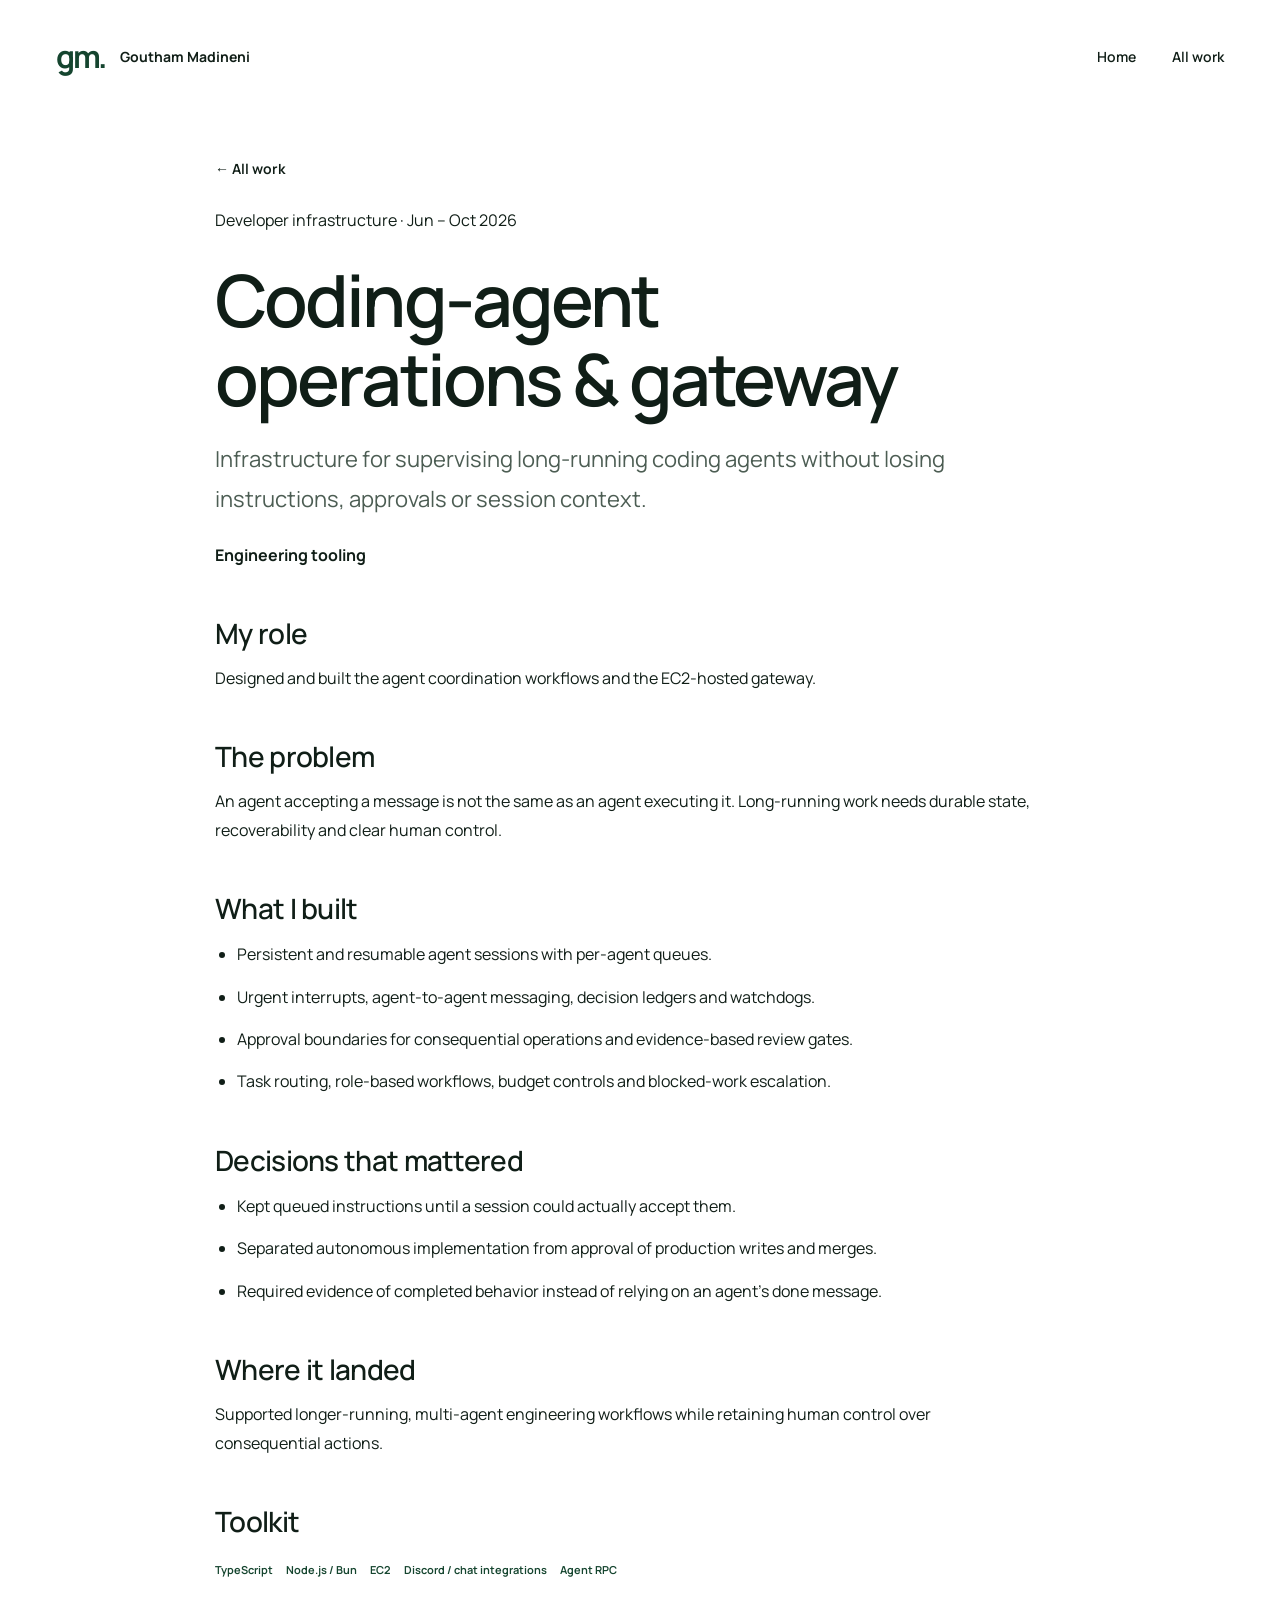
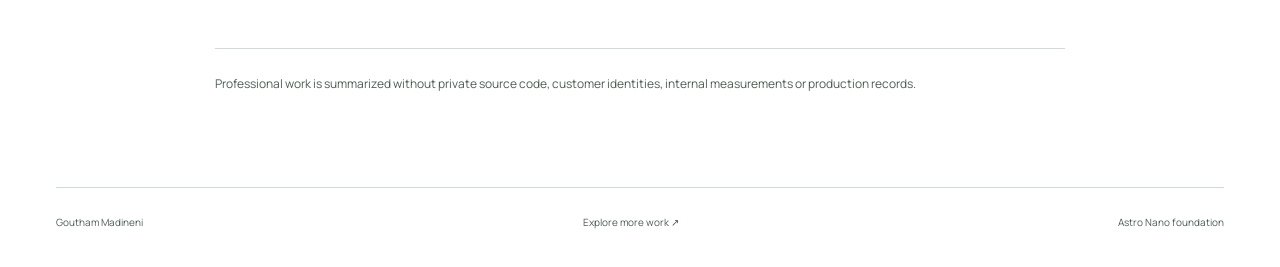
<file: work/agent-operations/index.html>
<!DOCTYPE html><html lang="en" data-astro-cid-pznzci7v><head><meta charset="UTF-8"><meta name="viewport" content="width=device-width, initial-scale=1"><title>Coding-agent operations &amp; gateway — Goutham Madineni</title><meta name="description" content="Infrastructure for supervising long-running coding agents without losing instructions, approvals or session context."><link rel="icon" href="/favicon.svg"><link rel="canonical" href="https://goutham-m7.github.io/work/agent-operations/"><link rel="stylesheet" href="/_astro/portfolio.BwI2VdGa.css"><style>.case-study[data-astro-cid-pznzci7v]{max-width:850px;padding-block:35px 80px}.case-study[data-astro-cid-pznzci7v] h1[data-astro-cid-pznzci7v]{margin-top:25px;font-size:clamp(42px,6vw,72px)}.case-lead[data-astro-cid-pznzci7v]{color:var(--muted);max-width:65ch;font-size:22px}.case-study[data-astro-cid-pznzci7v] section[data-astro-cid-pznzci7v]{margin-top:48px}.case-study[data-astro-cid-pznzci7v] h2[data-astro-cid-pznzci7v]{letter-spacing:-.025em;font-size:28px}.case-study[data-astro-cid-pznzci7v] li[data-astro-cid-pznzci7v]{max-width:70ch;margin-bottom:12px;line-height:1.9}.case-study[data-astro-cid-pznzci7v] ul[data-astro-cid-pznzci7v]{padding-left:22px}.case-study[data-astro-cid-pznzci7v] .stack[data-astro-cid-pznzci7v]{padding:0}.case-note[data-astro-cid-pznzci7v]{border-top:1px solid var(--line);color:var(--muted);margin-top:55px;padding-top:24px;font-size:12px}
</style></head><body data-astro-cid-pznzci7v><a class="skip-link" href="#main" data-astro-cid-pznzci7v>Skip to content</a><header class="site-header wrap" data-astro-cid-pznzci7v><a class="wordmark" href="/" data-astro-cid-pznzci7v><span class="monogram" data-astro-cid-pznzci7v>gm.</span><span data-astro-cid-pznzci7v>Goutham Madineni</span></a><nav aria-label="Main navigation" data-astro-cid-pznzci7v><a href="/" data-astro-cid-pznzci7v>Home</a><a href="/work/" data-astro-cid-pznzci7v>All work</a></nav></header><main class="wrap case-study" id="main" data-astro-cid-pznzci7v><a class="text-link" href="/work/" data-astro-cid-pznzci7v>← All work</a><p data-astro-cid-pznzci7v>Developer infrastructure · Jun – Oct 2026</p><h1 data-astro-cid-pznzci7v>Coding-agent operations &amp; gateway</h1><p class="case-lead" data-astro-cid-pznzci7v>Infrastructure for supervising long-running coding agents without losing instructions, approvals or session context.</p><p data-astro-cid-pznzci7v><strong data-astro-cid-pznzci7v>Engineering tooling</strong></p><section data-astro-cid-pznzci7v><h2 data-astro-cid-pznzci7v>My role</h2><p data-astro-cid-pznzci7v>Designed and built the agent coordination workflows and the EC2-hosted gateway.</p></section><section data-astro-cid-pznzci7v><h2 data-astro-cid-pznzci7v>The problem</h2><p data-astro-cid-pznzci7v>An agent accepting a message is not the same as an agent executing it. Long-running work needs durable state, recoverability and clear human control.</p></section><section data-astro-cid-pznzci7v><h2 data-astro-cid-pznzci7v>What I built</h2><ul data-astro-cid-pznzci7v><li data-astro-cid-pznzci7v>Persistent and resumable agent sessions with per-agent queues.</li><li data-astro-cid-pznzci7v>Urgent interrupts, agent-to-agent messaging, decision ledgers and watchdogs.</li><li data-astro-cid-pznzci7v>Approval boundaries for consequential operations and evidence-based review gates.</li><li data-astro-cid-pznzci7v>Task routing, role-based workflows, budget controls and blocked-work escalation.</li></ul></section><section data-astro-cid-pznzci7v><h2 data-astro-cid-pznzci7v>Decisions that mattered</h2><ul data-astro-cid-pznzci7v><li data-astro-cid-pznzci7v>Kept queued instructions until a session could actually accept them.</li><li data-astro-cid-pznzci7v>Separated autonomous implementation from approval of production writes and merges.</li><li data-astro-cid-pznzci7v>Required evidence of completed behavior instead of relying on an agent’s done message.</li></ul></section><section data-astro-cid-pznzci7v><h2 data-astro-cid-pznzci7v>Where it landed</h2><p data-astro-cid-pznzci7v>Supported longer-running, multi-agent engineering workflows while retaining human control over consequential actions.</p></section><section data-astro-cid-pznzci7v><h2 data-astro-cid-pznzci7v>Toolkit</h2><ul class="stack" data-astro-cid-pznzci7v><li data-astro-cid-pznzci7v>TypeScript</li><li data-astro-cid-pznzci7v>Node.js / Bun</li><li data-astro-cid-pznzci7v>EC2</li><li data-astro-cid-pznzci7v>Discord / chat integrations</li><li data-astro-cid-pznzci7v>Agent RPC</li></ul></section><p class="case-note" data-astro-cid-pznzci7v>Professional work is summarized without private source code, customer identities, internal measurements or production records.</p></main><footer class="site-footer wrap" data-astro-cid-pznzci7v><span data-astro-cid-pznzci7v>Goutham Madineni</span><a href="/work/" data-astro-cid-pznzci7v>Explore more work ↗</a><a href="https://github.com/markhorn-dev/astro-nano" data-astro-cid-pznzci7v>Astro Nano foundation</a></footer></body></html>
</file>
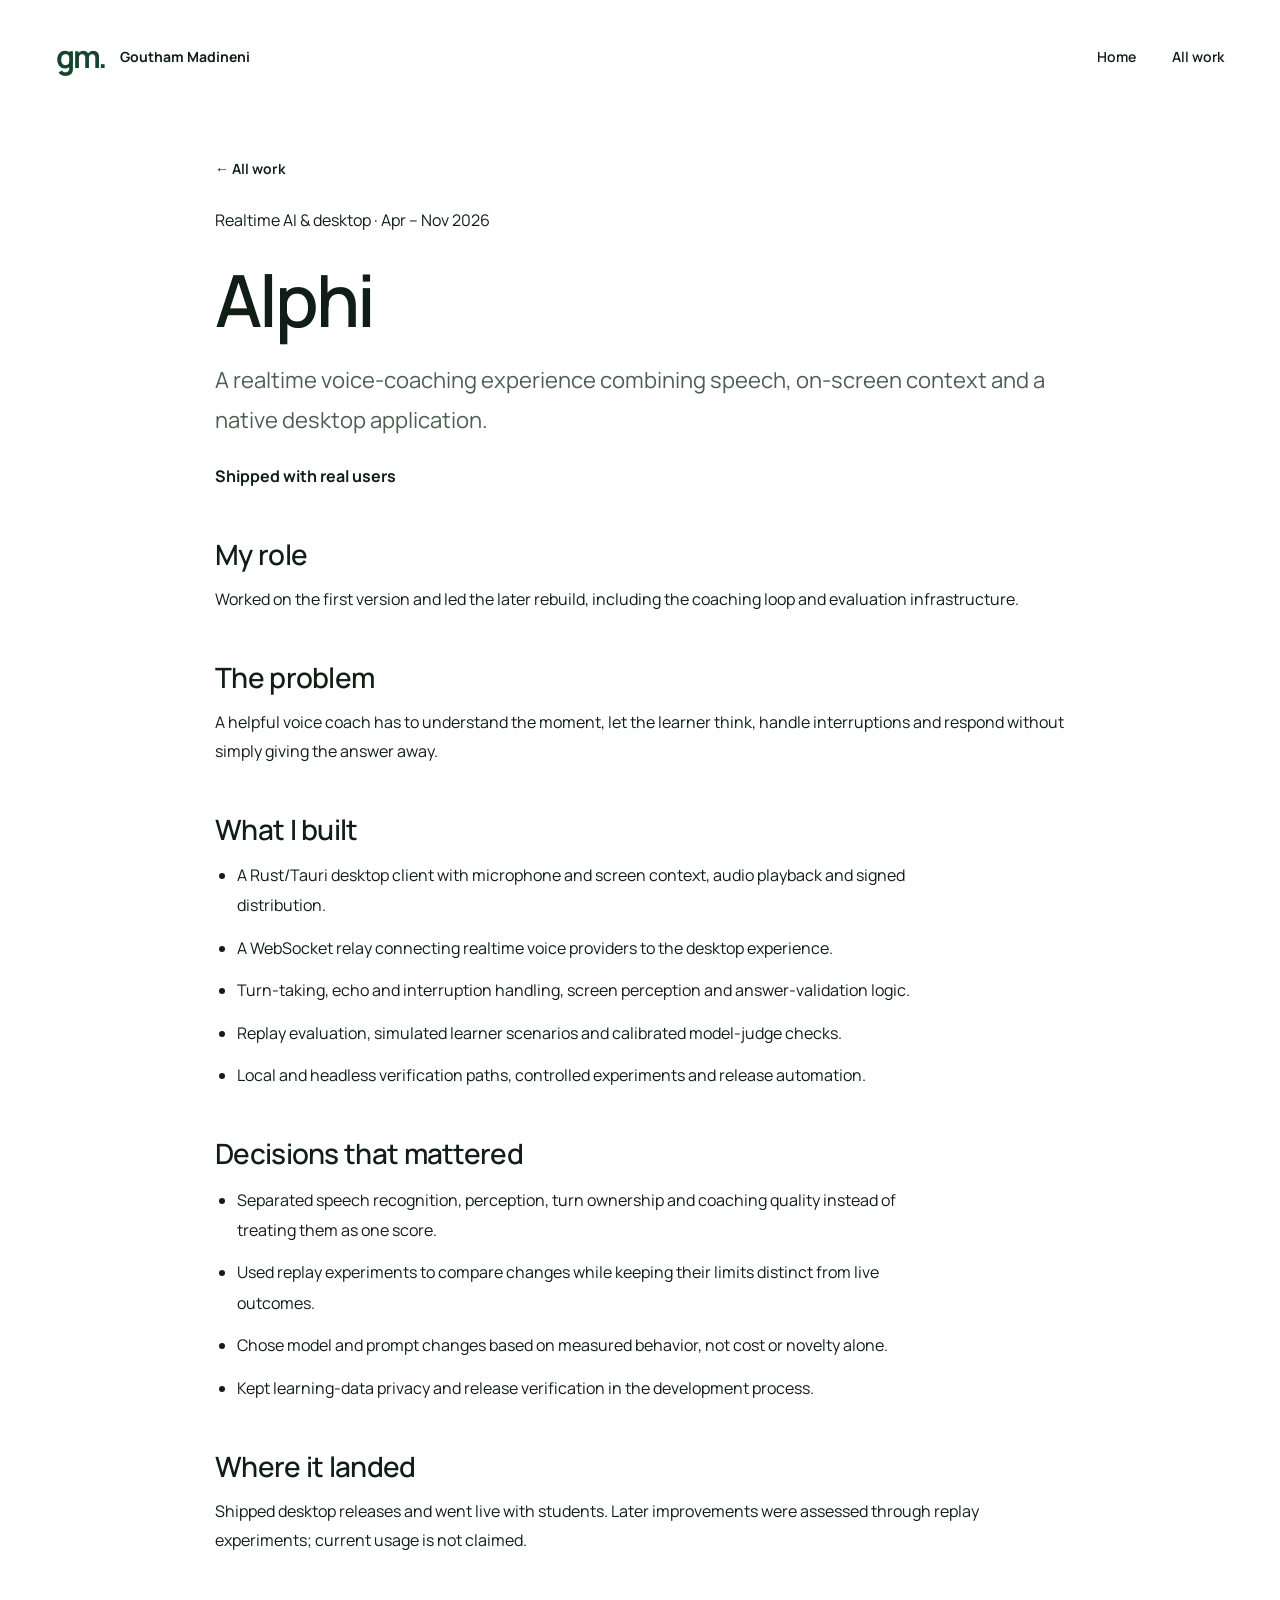
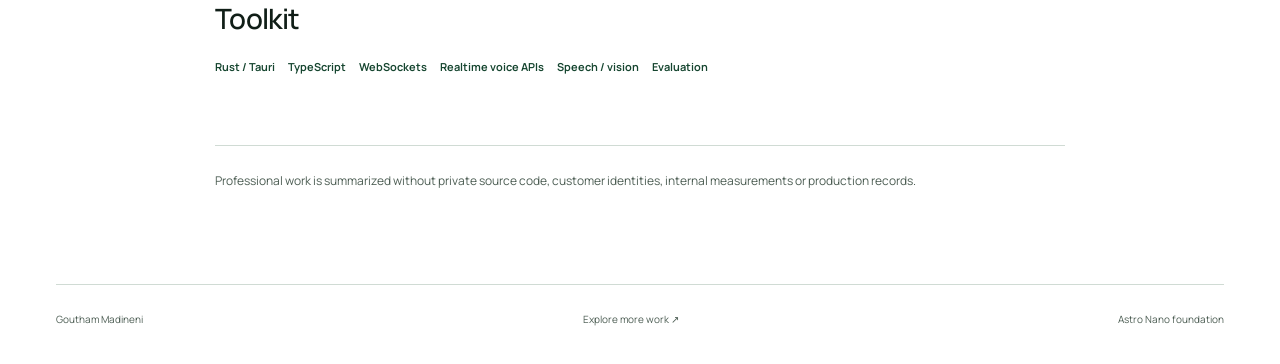
<file: work/alphi/index.html>
<!DOCTYPE html><html lang="en" data-astro-cid-pznzci7v><head><meta charset="UTF-8"><meta name="viewport" content="width=device-width, initial-scale=1"><title>Alphi — Goutham Madineni</title><meta name="description" content="A realtime voice-coaching experience combining speech, on-screen context and a native desktop application."><link rel="icon" href="/favicon.svg"><link rel="canonical" href="https://goutham-m7.github.io/work/alphi/"><link rel="stylesheet" href="/_astro/portfolio.BwI2VdGa.css"><style>.case-study[data-astro-cid-pznzci7v]{max-width:850px;padding-block:35px 80px}.case-study[data-astro-cid-pznzci7v] h1[data-astro-cid-pznzci7v]{margin-top:25px;font-size:clamp(42px,6vw,72px)}.case-lead[data-astro-cid-pznzci7v]{color:var(--muted);max-width:65ch;font-size:22px}.case-study[data-astro-cid-pznzci7v] section[data-astro-cid-pznzci7v]{margin-top:48px}.case-study[data-astro-cid-pznzci7v] h2[data-astro-cid-pznzci7v]{letter-spacing:-.025em;font-size:28px}.case-study[data-astro-cid-pznzci7v] li[data-astro-cid-pznzci7v]{max-width:70ch;margin-bottom:12px;line-height:1.9}.case-study[data-astro-cid-pznzci7v] ul[data-astro-cid-pznzci7v]{padding-left:22px}.case-study[data-astro-cid-pznzci7v] .stack[data-astro-cid-pznzci7v]{padding:0}.case-note[data-astro-cid-pznzci7v]{border-top:1px solid var(--line);color:var(--muted);margin-top:55px;padding-top:24px;font-size:12px}
</style></head><body data-astro-cid-pznzci7v><a class="skip-link" href="#main" data-astro-cid-pznzci7v>Skip to content</a><header class="site-header wrap" data-astro-cid-pznzci7v><a class="wordmark" href="/" data-astro-cid-pznzci7v><span class="monogram" data-astro-cid-pznzci7v>gm.</span><span data-astro-cid-pznzci7v>Goutham Madineni</span></a><nav aria-label="Main navigation" data-astro-cid-pznzci7v><a href="/" data-astro-cid-pznzci7v>Home</a><a href="/work/" data-astro-cid-pznzci7v>All work</a></nav></header><main class="wrap case-study" id="main" data-astro-cid-pznzci7v><a class="text-link" href="/work/" data-astro-cid-pznzci7v>← All work</a><p data-astro-cid-pznzci7v>Realtime AI &amp; desktop · Apr – Nov 2026</p><h1 data-astro-cid-pznzci7v>Alphi</h1><p class="case-lead" data-astro-cid-pznzci7v>A realtime voice-coaching experience combining speech, on-screen context and a native desktop application.</p><p data-astro-cid-pznzci7v><strong data-astro-cid-pznzci7v>Shipped with real users</strong></p><section data-astro-cid-pznzci7v><h2 data-astro-cid-pznzci7v>My role</h2><p data-astro-cid-pznzci7v>Worked on the first version and led the later rebuild, including the coaching loop and evaluation infrastructure.</p></section><section data-astro-cid-pznzci7v><h2 data-astro-cid-pznzci7v>The problem</h2><p data-astro-cid-pznzci7v>A helpful voice coach has to understand the moment, let the learner think, handle interruptions and respond without simply giving the answer away.</p></section><section data-astro-cid-pznzci7v><h2 data-astro-cid-pznzci7v>What I built</h2><ul data-astro-cid-pznzci7v><li data-astro-cid-pznzci7v>A Rust/Tauri desktop client with microphone and screen context, audio playback and signed distribution.</li><li data-astro-cid-pznzci7v>A WebSocket relay connecting realtime voice providers to the desktop experience.</li><li data-astro-cid-pznzci7v>Turn-taking, echo and interruption handling, screen perception and answer-validation logic.</li><li data-astro-cid-pznzci7v>Replay evaluation, simulated learner scenarios and calibrated model-judge checks.</li><li data-astro-cid-pznzci7v>Local and headless verification paths, controlled experiments and release automation.</li></ul></section><section data-astro-cid-pznzci7v><h2 data-astro-cid-pznzci7v>Decisions that mattered</h2><ul data-astro-cid-pznzci7v><li data-astro-cid-pznzci7v>Separated speech recognition, perception, turn ownership and coaching quality instead of treating them as one score.</li><li data-astro-cid-pznzci7v>Used replay experiments to compare changes while keeping their limits distinct from live outcomes.</li><li data-astro-cid-pznzci7v>Chose model and prompt changes based on measured behavior, not cost or novelty alone.</li><li data-astro-cid-pznzci7v>Kept learning-data privacy and release verification in the development process.</li></ul></section><section data-astro-cid-pznzci7v><h2 data-astro-cid-pznzci7v>Where it landed</h2><p data-astro-cid-pznzci7v>Shipped desktop releases and went live with students. Later improvements were assessed through replay experiments; current usage is not claimed.</p></section><section data-astro-cid-pznzci7v><h2 data-astro-cid-pznzci7v>Toolkit</h2><ul class="stack" data-astro-cid-pznzci7v><li data-astro-cid-pznzci7v>Rust / Tauri</li><li data-astro-cid-pznzci7v>TypeScript</li><li data-astro-cid-pznzci7v>WebSockets</li><li data-astro-cid-pznzci7v>Realtime voice APIs</li><li data-astro-cid-pznzci7v>Speech / vision</li><li data-astro-cid-pznzci7v>Evaluation</li></ul></section><p class="case-note" data-astro-cid-pznzci7v>Professional work is summarized without private source code, customer identities, internal measurements or production records.</p></main><footer class="site-footer wrap" data-astro-cid-pznzci7v><span data-astro-cid-pznzci7v>Goutham Madineni</span><a href="/work/" data-astro-cid-pznzci7v>Explore more work ↗</a><a href="https://github.com/markhorn-dev/astro-nano" data-astro-cid-pznzci7v>Astro Nano foundation</a></footer></body></html>
</file>
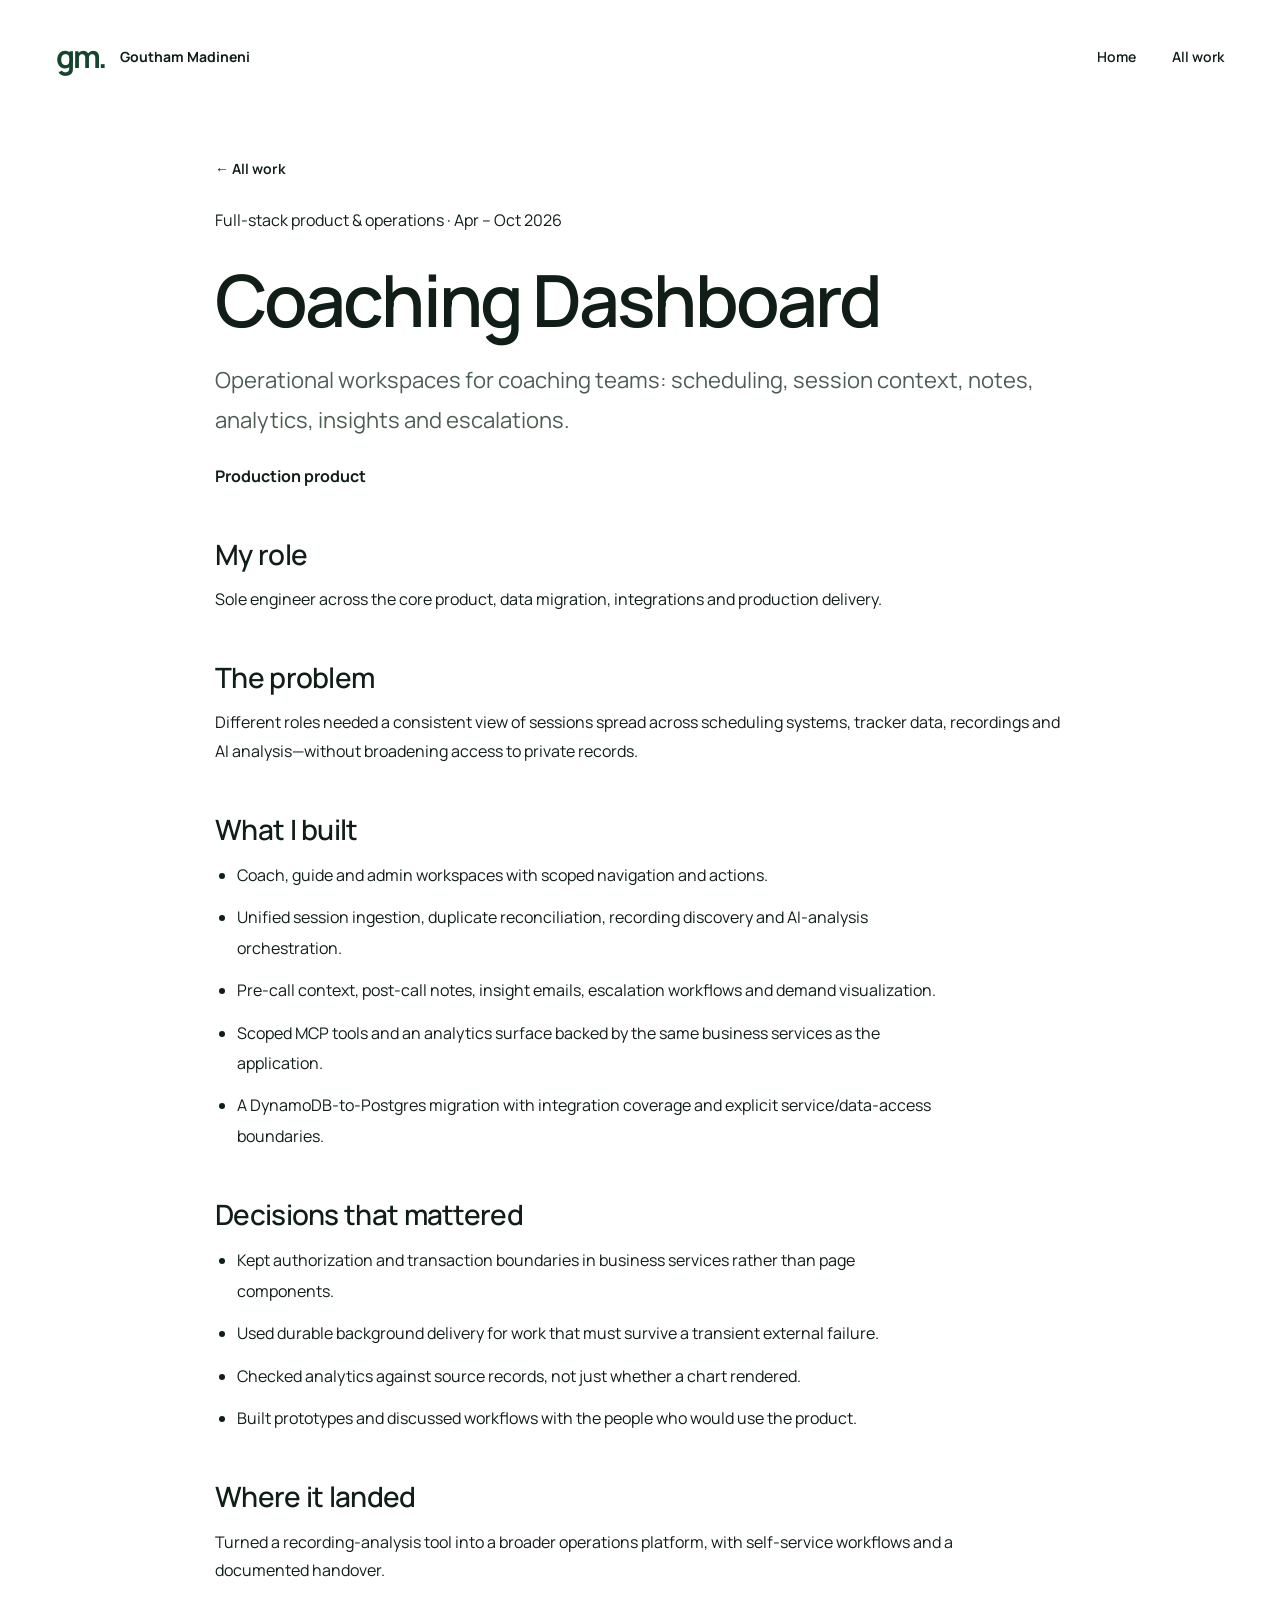
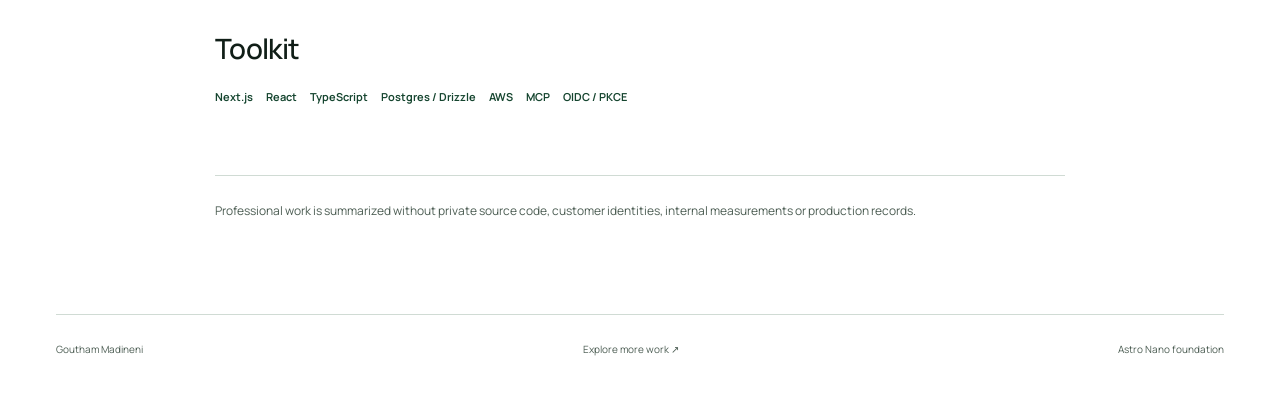
<file: work/coaching-dashboard/index.html>
<!DOCTYPE html><html lang="en" data-astro-cid-pznzci7v><head><meta charset="UTF-8"><meta name="viewport" content="width=device-width, initial-scale=1"><title>Coaching Dashboard — Goutham Madineni</title><meta name="description" content="Operational workspaces for coaching teams: scheduling, session context, notes, analytics, insights and escalations."><link rel="icon" href="/favicon.svg"><link rel="canonical" href="https://goutham-m7.github.io/work/coaching-dashboard/"><link rel="stylesheet" href="/_astro/portfolio.BwI2VdGa.css"><style>.case-study[data-astro-cid-pznzci7v]{max-width:850px;padding-block:35px 80px}.case-study[data-astro-cid-pznzci7v] h1[data-astro-cid-pznzci7v]{margin-top:25px;font-size:clamp(42px,6vw,72px)}.case-lead[data-astro-cid-pznzci7v]{color:var(--muted);max-width:65ch;font-size:22px}.case-study[data-astro-cid-pznzci7v] section[data-astro-cid-pznzci7v]{margin-top:48px}.case-study[data-astro-cid-pznzci7v] h2[data-astro-cid-pznzci7v]{letter-spacing:-.025em;font-size:28px}.case-study[data-astro-cid-pznzci7v] li[data-astro-cid-pznzci7v]{max-width:70ch;margin-bottom:12px;line-height:1.9}.case-study[data-astro-cid-pznzci7v] ul[data-astro-cid-pznzci7v]{padding-left:22px}.case-study[data-astro-cid-pznzci7v] .stack[data-astro-cid-pznzci7v]{padding:0}.case-note[data-astro-cid-pznzci7v]{border-top:1px solid var(--line);color:var(--muted);margin-top:55px;padding-top:24px;font-size:12px}
</style></head><body data-astro-cid-pznzci7v><a class="skip-link" href="#main" data-astro-cid-pznzci7v>Skip to content</a><header class="site-header wrap" data-astro-cid-pznzci7v><a class="wordmark" href="/" data-astro-cid-pznzci7v><span class="monogram" data-astro-cid-pznzci7v>gm.</span><span data-astro-cid-pznzci7v>Goutham Madineni</span></a><nav aria-label="Main navigation" data-astro-cid-pznzci7v><a href="/" data-astro-cid-pznzci7v>Home</a><a href="/work/" data-astro-cid-pznzci7v>All work</a></nav></header><main class="wrap case-study" id="main" data-astro-cid-pznzci7v><a class="text-link" href="/work/" data-astro-cid-pznzci7v>← All work</a><p data-astro-cid-pznzci7v>Full-stack product &amp; operations · Apr – Oct 2026</p><h1 data-astro-cid-pznzci7v>Coaching Dashboard</h1><p class="case-lead" data-astro-cid-pznzci7v>Operational workspaces for coaching teams: scheduling, session context, notes, analytics, insights and escalations.</p><p data-astro-cid-pznzci7v><strong data-astro-cid-pznzci7v>Production product</strong></p><section data-astro-cid-pznzci7v><h2 data-astro-cid-pznzci7v>My role</h2><p data-astro-cid-pznzci7v>Sole engineer across the core product, data migration, integrations and production delivery.</p></section><section data-astro-cid-pznzci7v><h2 data-astro-cid-pznzci7v>The problem</h2><p data-astro-cid-pznzci7v>Different roles needed a consistent view of sessions spread across scheduling systems, tracker data, recordings and AI analysis—without broadening access to private records.</p></section><section data-astro-cid-pznzci7v><h2 data-astro-cid-pznzci7v>What I built</h2><ul data-astro-cid-pznzci7v><li data-astro-cid-pznzci7v>Coach, guide and admin workspaces with scoped navigation and actions.</li><li data-astro-cid-pznzci7v>Unified session ingestion, duplicate reconciliation, recording discovery and AI-analysis orchestration.</li><li data-astro-cid-pznzci7v>Pre-call context, post-call notes, insight emails, escalation workflows and demand visualization.</li><li data-astro-cid-pznzci7v>Scoped MCP tools and an analytics surface backed by the same business services as the application.</li><li data-astro-cid-pznzci7v>A DynamoDB-to-Postgres migration with integration coverage and explicit service/data-access boundaries.</li></ul></section><section data-astro-cid-pznzci7v><h2 data-astro-cid-pznzci7v>Decisions that mattered</h2><ul data-astro-cid-pznzci7v><li data-astro-cid-pznzci7v>Kept authorization and transaction boundaries in business services rather than page components.</li><li data-astro-cid-pznzci7v>Used durable background delivery for work that must survive a transient external failure.</li><li data-astro-cid-pznzci7v>Checked analytics against source records, not just whether a chart rendered.</li><li data-astro-cid-pznzci7v>Built prototypes and discussed workflows with the people who would use the product.</li></ul></section><section data-astro-cid-pznzci7v><h2 data-astro-cid-pznzci7v>Where it landed</h2><p data-astro-cid-pznzci7v>Turned a recording-analysis tool into a broader operations platform, with self-service workflows and a documented handover.</p></section><section data-astro-cid-pznzci7v><h2 data-astro-cid-pznzci7v>Toolkit</h2><ul class="stack" data-astro-cid-pznzci7v><li data-astro-cid-pznzci7v>Next.js</li><li data-astro-cid-pznzci7v>React</li><li data-astro-cid-pznzci7v>TypeScript</li><li data-astro-cid-pznzci7v>Postgres / Drizzle</li><li data-astro-cid-pznzci7v>AWS</li><li data-astro-cid-pznzci7v>MCP</li><li data-astro-cid-pznzci7v>OIDC / PKCE</li></ul></section><p class="case-note" data-astro-cid-pznzci7v>Professional work is summarized without private source code, customer identities, internal measurements or production records.</p></main><footer class="site-footer wrap" data-astro-cid-pznzci7v><span data-astro-cid-pznzci7v>Goutham Madineni</span><a href="/work/" data-astro-cid-pznzci7v>Explore more work ↗</a><a href="https://github.com/markhorn-dev/astro-nano" data-astro-cid-pznzci7v>Astro Nano foundation</a></footer></body></html>
</file>
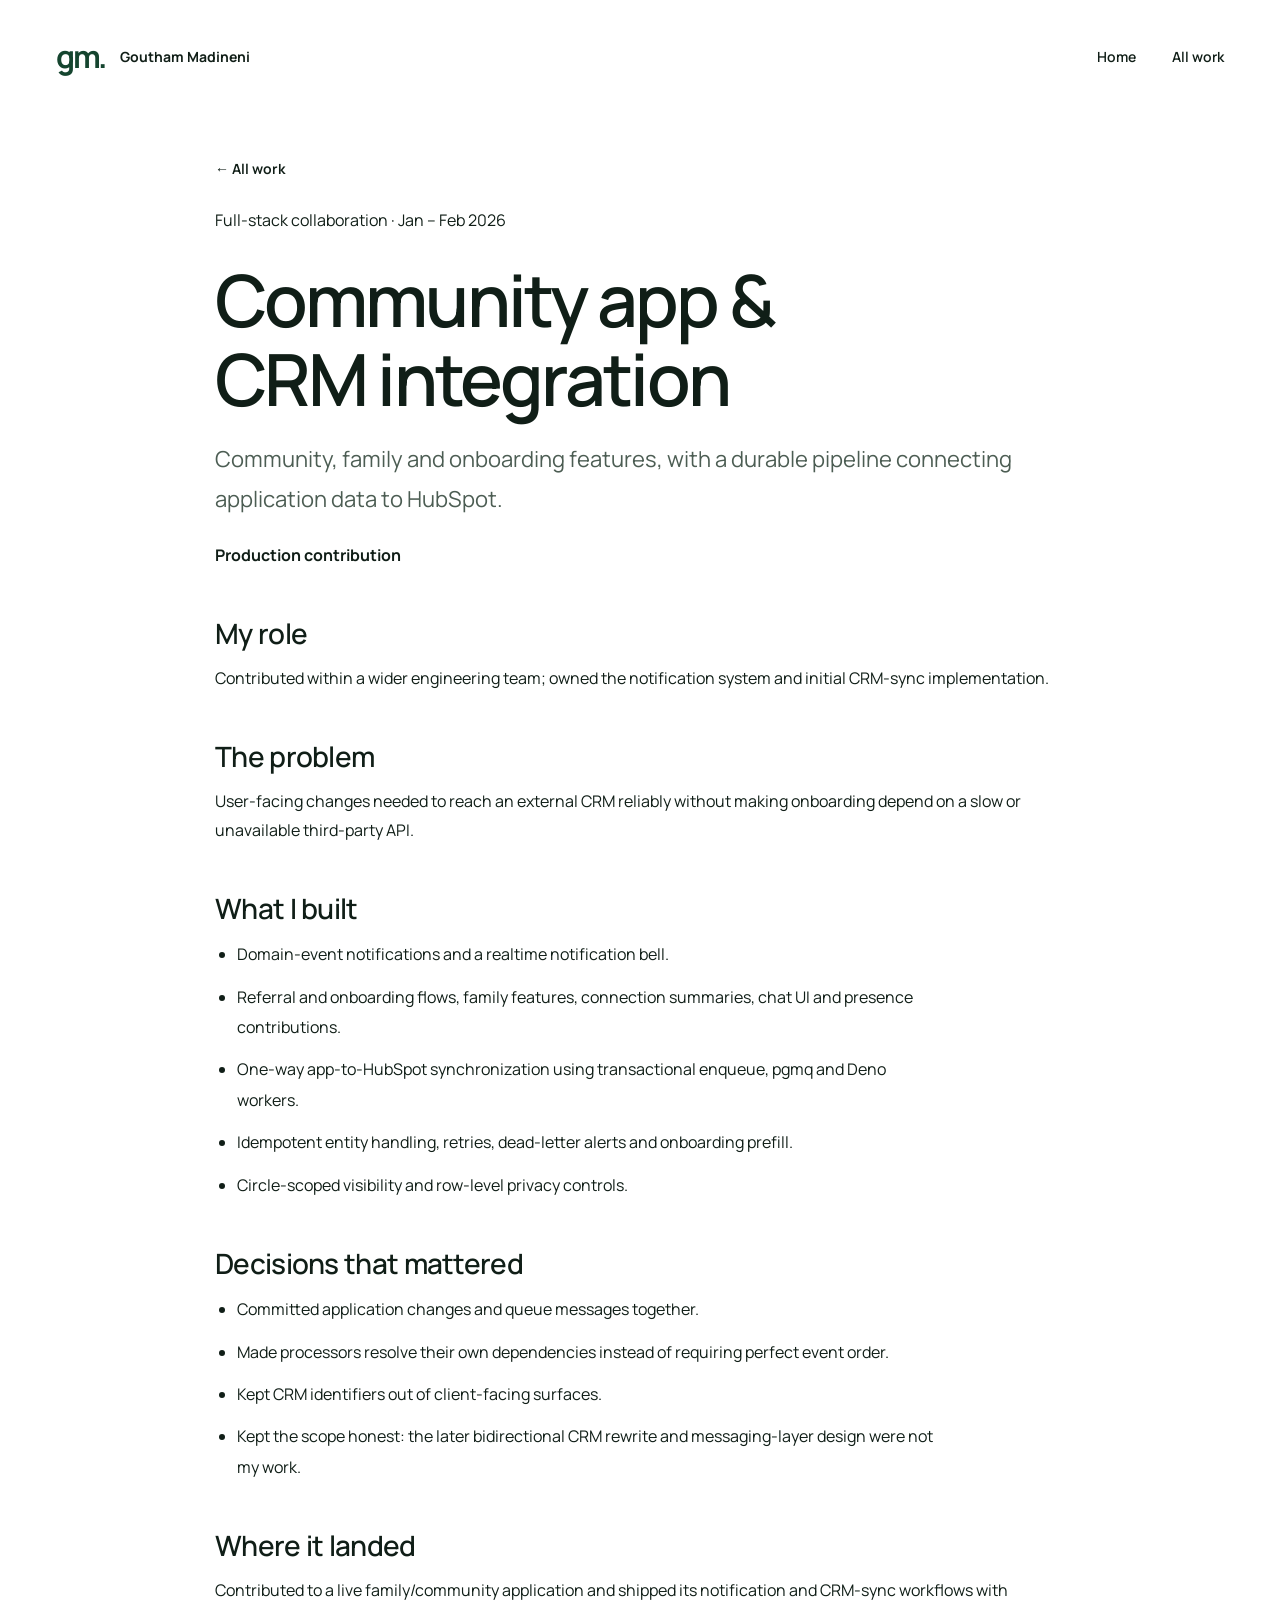
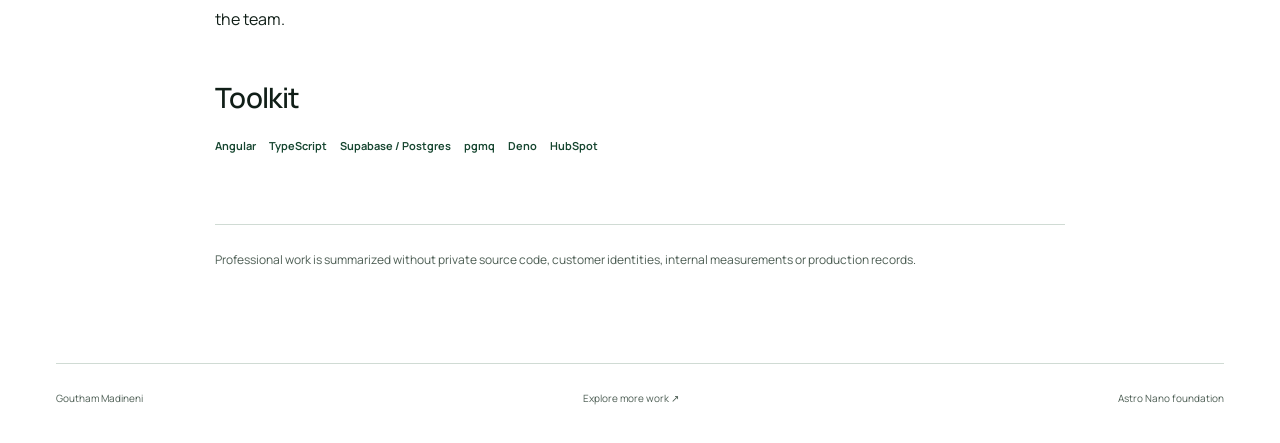
<file: work/community-app/index.html>
<!DOCTYPE html><html lang="en" data-astro-cid-pznzci7v><head><meta charset="UTF-8"><meta name="viewport" content="width=device-width, initial-scale=1"><title>Community app &amp; CRM integration — Goutham Madineni</title><meta name="description" content="Community, family and onboarding features, with a durable pipeline connecting application data to HubSpot."><link rel="icon" href="/favicon.svg"><link rel="canonical" href="https://goutham-m7.github.io/work/community-app/"><link rel="stylesheet" href="/_astro/portfolio.BwI2VdGa.css"><style>.case-study[data-astro-cid-pznzci7v]{max-width:850px;padding-block:35px 80px}.case-study[data-astro-cid-pznzci7v] h1[data-astro-cid-pznzci7v]{margin-top:25px;font-size:clamp(42px,6vw,72px)}.case-lead[data-astro-cid-pznzci7v]{color:var(--muted);max-width:65ch;font-size:22px}.case-study[data-astro-cid-pznzci7v] section[data-astro-cid-pznzci7v]{margin-top:48px}.case-study[data-astro-cid-pznzci7v] h2[data-astro-cid-pznzci7v]{letter-spacing:-.025em;font-size:28px}.case-study[data-astro-cid-pznzci7v] li[data-astro-cid-pznzci7v]{max-width:70ch;margin-bottom:12px;line-height:1.9}.case-study[data-astro-cid-pznzci7v] ul[data-astro-cid-pznzci7v]{padding-left:22px}.case-study[data-astro-cid-pznzci7v] .stack[data-astro-cid-pznzci7v]{padding:0}.case-note[data-astro-cid-pznzci7v]{border-top:1px solid var(--line);color:var(--muted);margin-top:55px;padding-top:24px;font-size:12px}
</style></head><body data-astro-cid-pznzci7v><a class="skip-link" href="#main" data-astro-cid-pznzci7v>Skip to content</a><header class="site-header wrap" data-astro-cid-pznzci7v><a class="wordmark" href="/" data-astro-cid-pznzci7v><span class="monogram" data-astro-cid-pznzci7v>gm.</span><span data-astro-cid-pznzci7v>Goutham Madineni</span></a><nav aria-label="Main navigation" data-astro-cid-pznzci7v><a href="/" data-astro-cid-pznzci7v>Home</a><a href="/work/" data-astro-cid-pznzci7v>All work</a></nav></header><main class="wrap case-study" id="main" data-astro-cid-pznzci7v><a class="text-link" href="/work/" data-astro-cid-pznzci7v>← All work</a><p data-astro-cid-pznzci7v>Full-stack collaboration · Jan – Feb 2026</p><h1 data-astro-cid-pznzci7v>Community app &amp; CRM integration</h1><p class="case-lead" data-astro-cid-pznzci7v>Community, family and onboarding features, with a durable pipeline connecting application data to HubSpot.</p><p data-astro-cid-pznzci7v><strong data-astro-cid-pznzci7v>Production contribution</strong></p><section data-astro-cid-pznzci7v><h2 data-astro-cid-pznzci7v>My role</h2><p data-astro-cid-pznzci7v>Contributed within a wider engineering team; owned the notification system and initial CRM-sync implementation.</p></section><section data-astro-cid-pznzci7v><h2 data-astro-cid-pznzci7v>The problem</h2><p data-astro-cid-pznzci7v>User-facing changes needed to reach an external CRM reliably without making onboarding depend on a slow or unavailable third-party API.</p></section><section data-astro-cid-pznzci7v><h2 data-astro-cid-pznzci7v>What I built</h2><ul data-astro-cid-pznzci7v><li data-astro-cid-pznzci7v>Domain-event notifications and a realtime notification bell.</li><li data-astro-cid-pznzci7v>Referral and onboarding flows, family features, connection summaries, chat UI and presence contributions.</li><li data-astro-cid-pznzci7v>One-way app-to-HubSpot synchronization using transactional enqueue, pgmq and Deno workers.</li><li data-astro-cid-pznzci7v>Idempotent entity handling, retries, dead-letter alerts and onboarding prefill.</li><li data-astro-cid-pznzci7v>Circle-scoped visibility and row-level privacy controls.</li></ul></section><section data-astro-cid-pznzci7v><h2 data-astro-cid-pznzci7v>Decisions that mattered</h2><ul data-astro-cid-pznzci7v><li data-astro-cid-pznzci7v>Committed application changes and queue messages together.</li><li data-astro-cid-pznzci7v>Made processors resolve their own dependencies instead of requiring perfect event order.</li><li data-astro-cid-pznzci7v>Kept CRM identifiers out of client-facing surfaces.</li><li data-astro-cid-pznzci7v>Kept the scope honest: the later bidirectional CRM rewrite and messaging-layer design were not my work.</li></ul></section><section data-astro-cid-pznzci7v><h2 data-astro-cid-pznzci7v>Where it landed</h2><p data-astro-cid-pznzci7v>Contributed to a live family/community application and shipped its notification and CRM-sync workflows with the team.</p></section><section data-astro-cid-pznzci7v><h2 data-astro-cid-pznzci7v>Toolkit</h2><ul class="stack" data-astro-cid-pznzci7v><li data-astro-cid-pznzci7v>Angular</li><li data-astro-cid-pznzci7v>TypeScript</li><li data-astro-cid-pznzci7v>Supabase / Postgres</li><li data-astro-cid-pznzci7v>pgmq</li><li data-astro-cid-pznzci7v>Deno</li><li data-astro-cid-pznzci7v>HubSpot</li></ul></section><p class="case-note" data-astro-cid-pznzci7v>Professional work is summarized without private source code, customer identities, internal measurements or production records.</p></main><footer class="site-footer wrap" data-astro-cid-pznzci7v><span data-astro-cid-pznzci7v>Goutham Madineni</span><a href="/work/" data-astro-cid-pznzci7v>Explore more work ↗</a><a href="https://github.com/markhorn-dev/astro-nano" data-astro-cid-pznzci7v>Astro Nano foundation</a></footer></body></html>
</file>
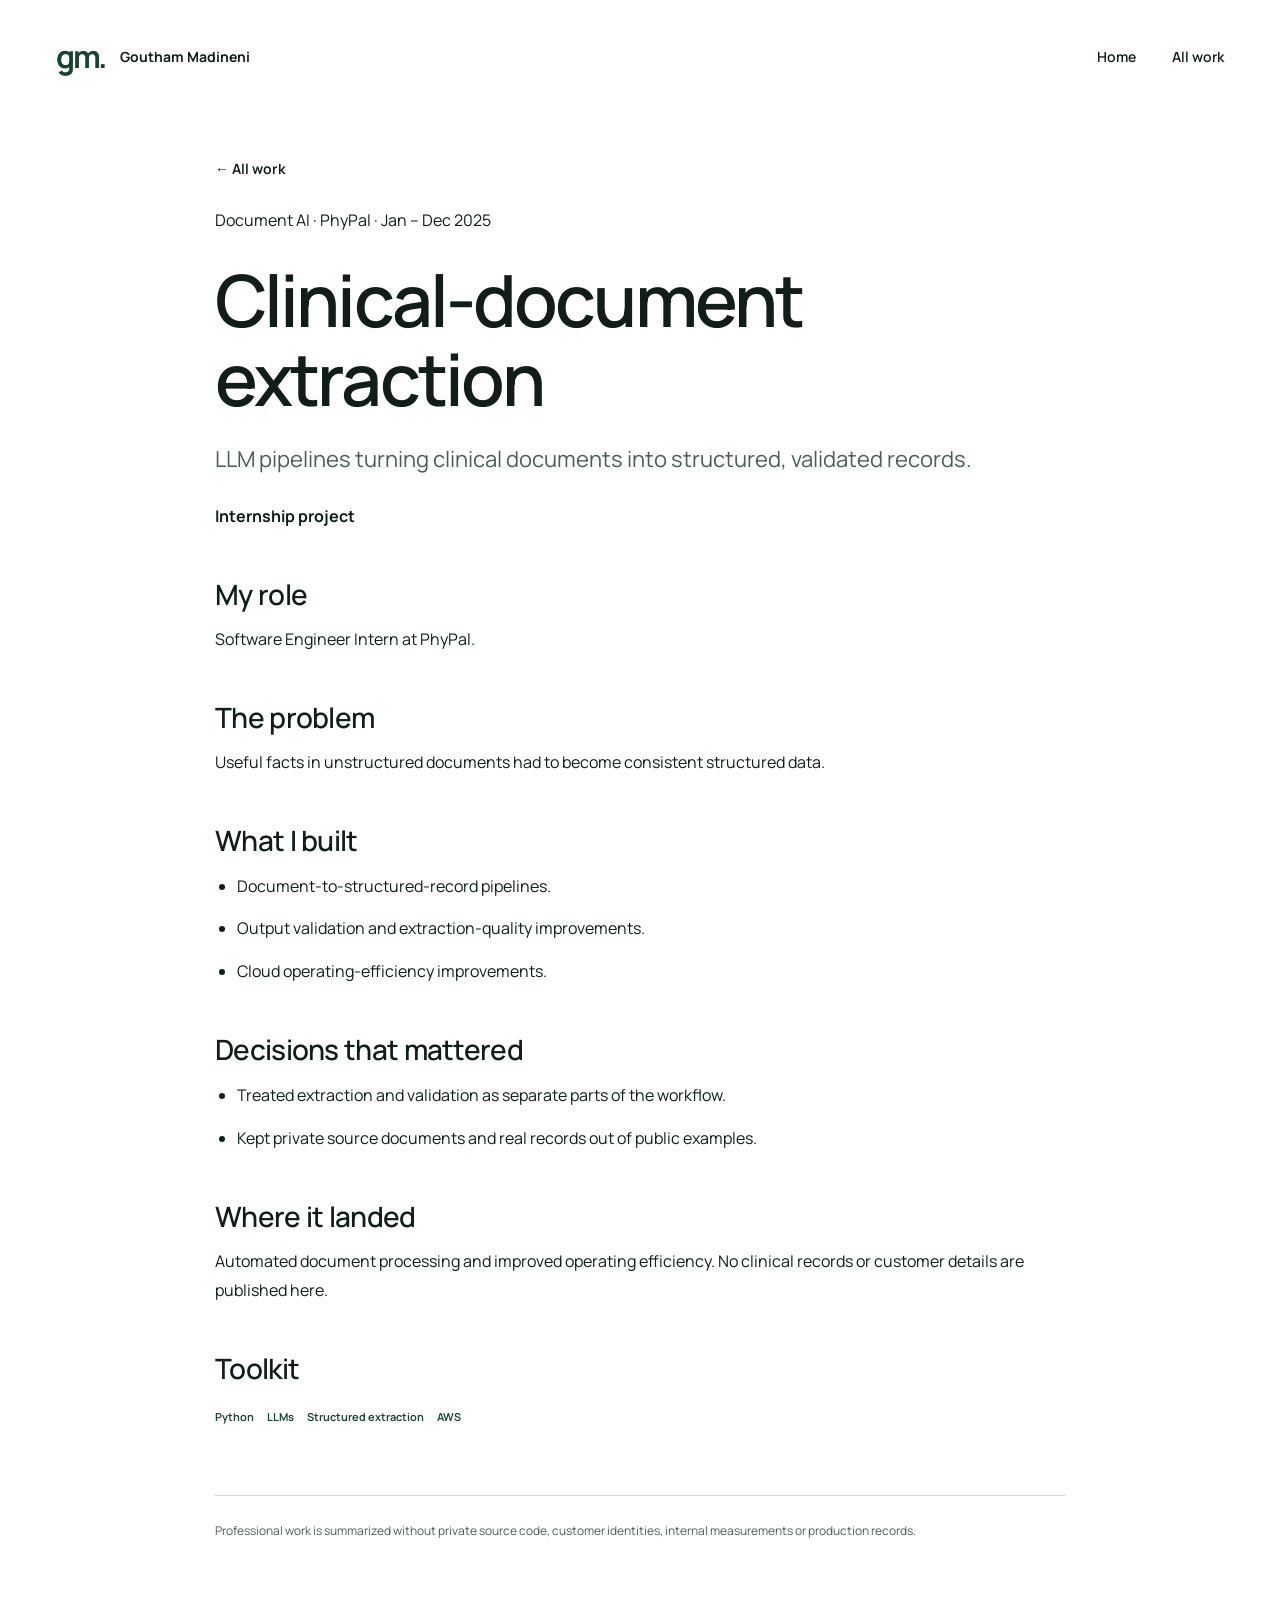
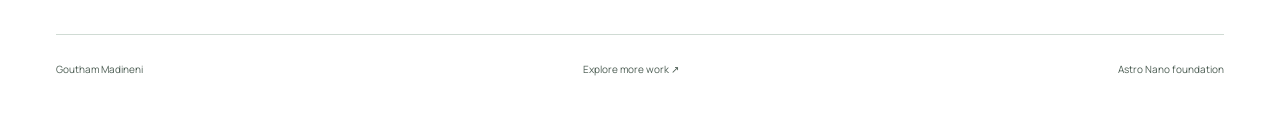
<file: work/document-extraction/index.html>
<!DOCTYPE html><html lang="en" data-astro-cid-pznzci7v><head><meta charset="UTF-8"><meta name="viewport" content="width=device-width, initial-scale=1"><title>Clinical-document extraction — Goutham Madineni</title><meta name="description" content="LLM pipelines turning clinical documents into structured, validated records."><link rel="icon" href="/favicon.svg"><link rel="canonical" href="https://goutham-m7.github.io/work/document-extraction/"><link rel="stylesheet" href="/_astro/portfolio.BwI2VdGa.css"><style>.case-study[data-astro-cid-pznzci7v]{max-width:850px;padding-block:35px 80px}.case-study[data-astro-cid-pznzci7v] h1[data-astro-cid-pznzci7v]{margin-top:25px;font-size:clamp(42px,6vw,72px)}.case-lead[data-astro-cid-pznzci7v]{color:var(--muted);max-width:65ch;font-size:22px}.case-study[data-astro-cid-pznzci7v] section[data-astro-cid-pznzci7v]{margin-top:48px}.case-study[data-astro-cid-pznzci7v] h2[data-astro-cid-pznzci7v]{letter-spacing:-.025em;font-size:28px}.case-study[data-astro-cid-pznzci7v] li[data-astro-cid-pznzci7v]{max-width:70ch;margin-bottom:12px;line-height:1.9}.case-study[data-astro-cid-pznzci7v] ul[data-astro-cid-pznzci7v]{padding-left:22px}.case-study[data-astro-cid-pznzci7v] .stack[data-astro-cid-pznzci7v]{padding:0}.case-note[data-astro-cid-pznzci7v]{border-top:1px solid var(--line);color:var(--muted);margin-top:55px;padding-top:24px;font-size:12px}
</style></head><body data-astro-cid-pznzci7v><a class="skip-link" href="#main" data-astro-cid-pznzci7v>Skip to content</a><header class="site-header wrap" data-astro-cid-pznzci7v><a class="wordmark" href="/" data-astro-cid-pznzci7v><span class="monogram" data-astro-cid-pznzci7v>gm.</span><span data-astro-cid-pznzci7v>Goutham Madineni</span></a><nav aria-label="Main navigation" data-astro-cid-pznzci7v><a href="/" data-astro-cid-pznzci7v>Home</a><a href="/work/" data-astro-cid-pznzci7v>All work</a></nav></header><main class="wrap case-study" id="main" data-astro-cid-pznzci7v><a class="text-link" href="/work/" data-astro-cid-pznzci7v>← All work</a><p data-astro-cid-pznzci7v>Document AI · PhyPal · Jan – Dec 2025</p><h1 data-astro-cid-pznzci7v>Clinical-document extraction</h1><p class="case-lead" data-astro-cid-pznzci7v>LLM pipelines turning clinical documents into structured, validated records.</p><p data-astro-cid-pznzci7v><strong data-astro-cid-pznzci7v>Internship project</strong></p><section data-astro-cid-pznzci7v><h2 data-astro-cid-pznzci7v>My role</h2><p data-astro-cid-pznzci7v>Software Engineer Intern at PhyPal.</p></section><section data-astro-cid-pznzci7v><h2 data-astro-cid-pznzci7v>The problem</h2><p data-astro-cid-pznzci7v>Useful facts in unstructured documents had to become consistent structured data.</p></section><section data-astro-cid-pznzci7v><h2 data-astro-cid-pznzci7v>What I built</h2><ul data-astro-cid-pznzci7v><li data-astro-cid-pznzci7v>Document-to-structured-record pipelines.</li><li data-astro-cid-pznzci7v>Output validation and extraction-quality improvements.</li><li data-astro-cid-pznzci7v>Cloud operating-efficiency improvements.</li></ul></section><section data-astro-cid-pznzci7v><h2 data-astro-cid-pznzci7v>Decisions that mattered</h2><ul data-astro-cid-pznzci7v><li data-astro-cid-pznzci7v>Treated extraction and validation as separate parts of the workflow.</li><li data-astro-cid-pznzci7v>Kept private source documents and real records out of public examples.</li></ul></section><section data-astro-cid-pznzci7v><h2 data-astro-cid-pznzci7v>Where it landed</h2><p data-astro-cid-pznzci7v>Automated document processing and improved operating efficiency. No clinical records or customer details are published here.</p></section><section data-astro-cid-pznzci7v><h2 data-astro-cid-pznzci7v>Toolkit</h2><ul class="stack" data-astro-cid-pznzci7v><li data-astro-cid-pznzci7v>Python</li><li data-astro-cid-pznzci7v>LLMs</li><li data-astro-cid-pznzci7v>Structured extraction</li><li data-astro-cid-pznzci7v>AWS</li></ul></section><p class="case-note" data-astro-cid-pznzci7v>Professional work is summarized without private source code, customer identities, internal measurements or production records.</p></main><footer class="site-footer wrap" data-astro-cid-pznzci7v><span data-astro-cid-pznzci7v>Goutham Madineni</span><a href="/work/" data-astro-cid-pznzci7v>Explore more work ↗</a><a href="https://github.com/markhorn-dev/astro-nano" data-astro-cid-pznzci7v>Astro Nano foundation</a></footer></body></html>
</file>
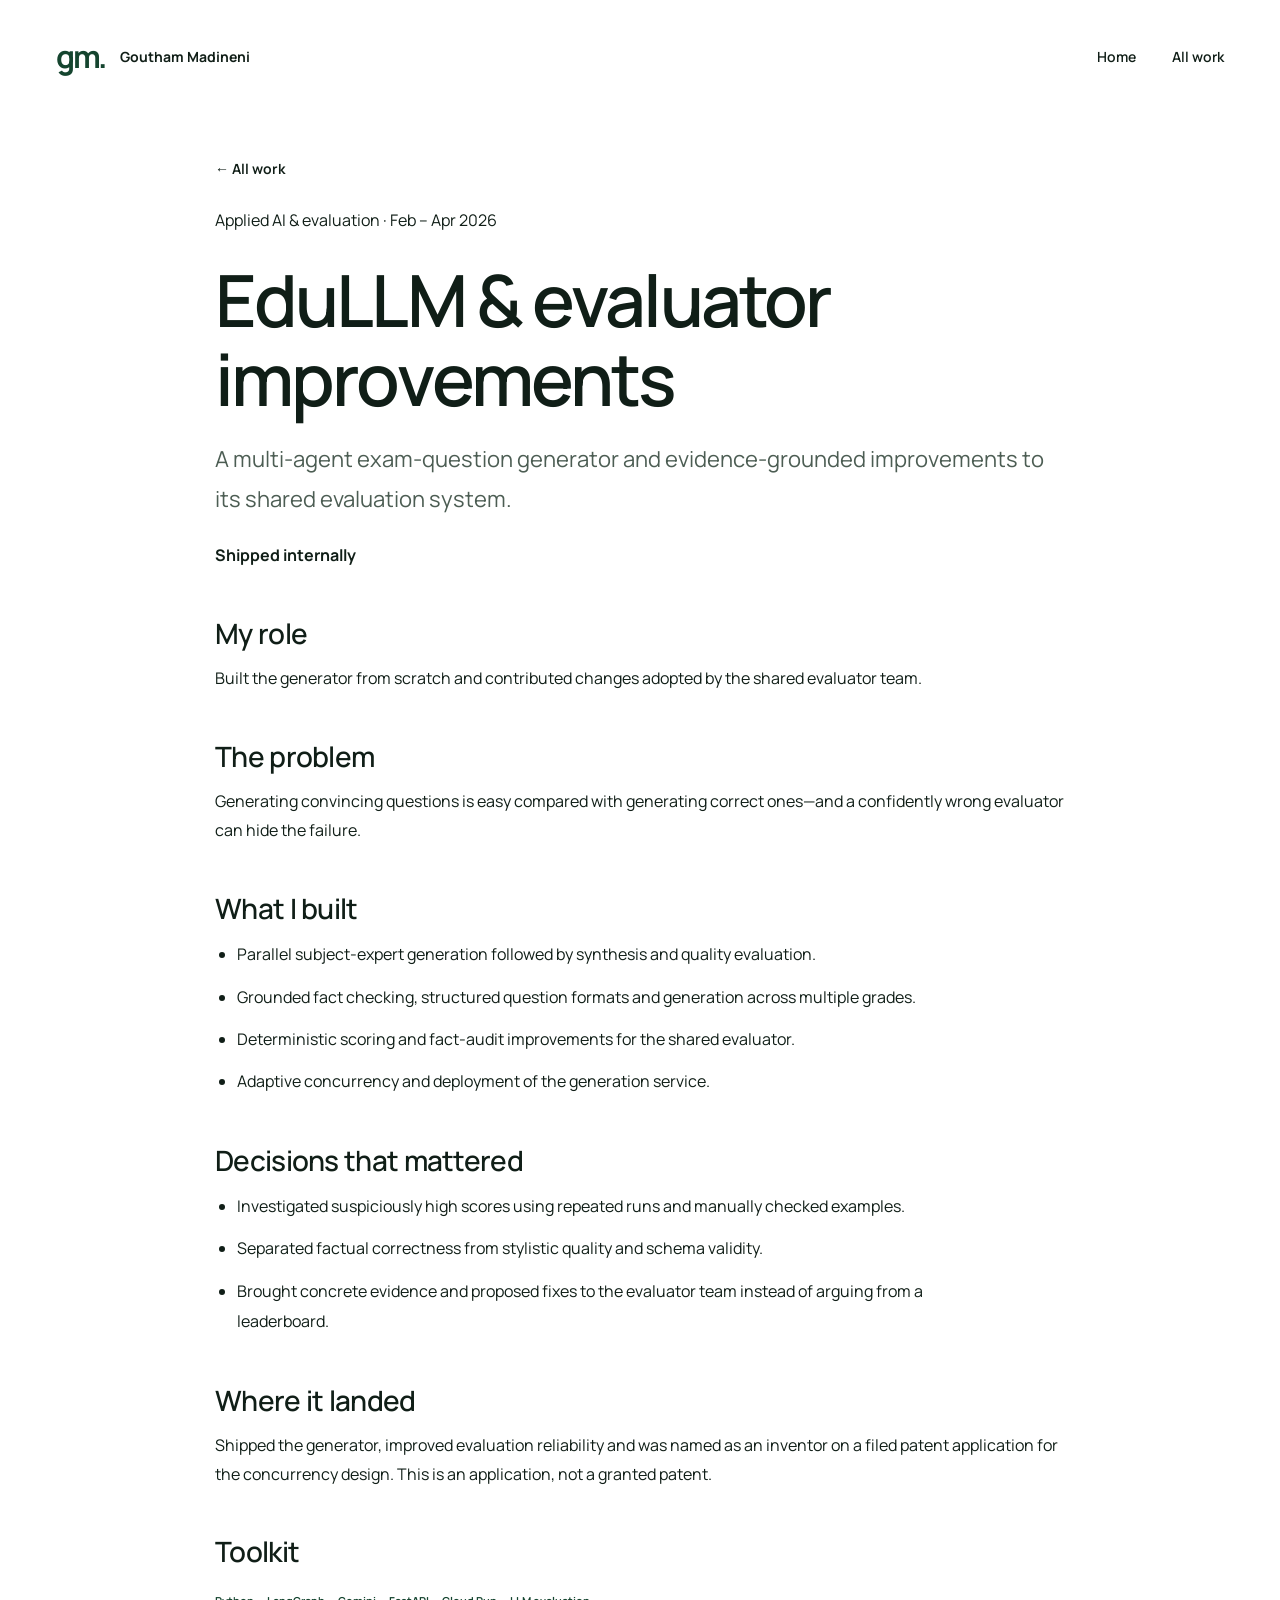
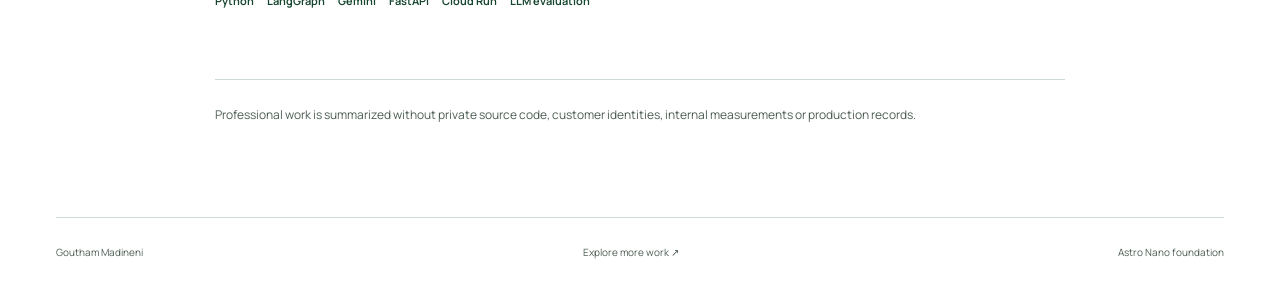
<file: work/edullm/index.html>
<!DOCTYPE html><html lang="en" data-astro-cid-pznzci7v><head><meta charset="UTF-8"><meta name="viewport" content="width=device-width, initial-scale=1"><title>EduLLM &amp; evaluator improvements — Goutham Madineni</title><meta name="description" content="A multi-agent exam-question generator and evidence-grounded improvements to its shared evaluation system."><link rel="icon" href="/favicon.svg"><link rel="canonical" href="https://goutham-m7.github.io/work/edullm/"><link rel="stylesheet" href="/_astro/portfolio.BwI2VdGa.css"><style>.case-study[data-astro-cid-pznzci7v]{max-width:850px;padding-block:35px 80px}.case-study[data-astro-cid-pznzci7v] h1[data-astro-cid-pznzci7v]{margin-top:25px;font-size:clamp(42px,6vw,72px)}.case-lead[data-astro-cid-pznzci7v]{color:var(--muted);max-width:65ch;font-size:22px}.case-study[data-astro-cid-pznzci7v] section[data-astro-cid-pznzci7v]{margin-top:48px}.case-study[data-astro-cid-pznzci7v] h2[data-astro-cid-pznzci7v]{letter-spacing:-.025em;font-size:28px}.case-study[data-astro-cid-pznzci7v] li[data-astro-cid-pznzci7v]{max-width:70ch;margin-bottom:12px;line-height:1.9}.case-study[data-astro-cid-pznzci7v] ul[data-astro-cid-pznzci7v]{padding-left:22px}.case-study[data-astro-cid-pznzci7v] .stack[data-astro-cid-pznzci7v]{padding:0}.case-note[data-astro-cid-pznzci7v]{border-top:1px solid var(--line);color:var(--muted);margin-top:55px;padding-top:24px;font-size:12px}
</style></head><body data-astro-cid-pznzci7v><a class="skip-link" href="#main" data-astro-cid-pznzci7v>Skip to content</a><header class="site-header wrap" data-astro-cid-pznzci7v><a class="wordmark" href="/" data-astro-cid-pznzci7v><span class="monogram" data-astro-cid-pznzci7v>gm.</span><span data-astro-cid-pznzci7v>Goutham Madineni</span></a><nav aria-label="Main navigation" data-astro-cid-pznzci7v><a href="/" data-astro-cid-pznzci7v>Home</a><a href="/work/" data-astro-cid-pznzci7v>All work</a></nav></header><main class="wrap case-study" id="main" data-astro-cid-pznzci7v><a class="text-link" href="/work/" data-astro-cid-pznzci7v>← All work</a><p data-astro-cid-pznzci7v>Applied AI &amp; evaluation · Feb – Apr 2026</p><h1 data-astro-cid-pznzci7v>EduLLM &amp; evaluator improvements</h1><p class="case-lead" data-astro-cid-pznzci7v>A multi-agent exam-question generator and evidence-grounded improvements to its shared evaluation system.</p><p data-astro-cid-pznzci7v><strong data-astro-cid-pznzci7v>Shipped internally</strong></p><section data-astro-cid-pznzci7v><h2 data-astro-cid-pznzci7v>My role</h2><p data-astro-cid-pznzci7v>Built the generator from scratch and contributed changes adopted by the shared evaluator team.</p></section><section data-astro-cid-pznzci7v><h2 data-astro-cid-pznzci7v>The problem</h2><p data-astro-cid-pznzci7v>Generating convincing questions is easy compared with generating correct ones—and a confidently wrong evaluator can hide the failure.</p></section><section data-astro-cid-pznzci7v><h2 data-astro-cid-pznzci7v>What I built</h2><ul data-astro-cid-pznzci7v><li data-astro-cid-pznzci7v>Parallel subject-expert generation followed by synthesis and quality evaluation.</li><li data-astro-cid-pznzci7v>Grounded fact checking, structured question formats and generation across multiple grades.</li><li data-astro-cid-pznzci7v>Deterministic scoring and fact-audit improvements for the shared evaluator.</li><li data-astro-cid-pznzci7v>Adaptive concurrency and deployment of the generation service.</li></ul></section><section data-astro-cid-pznzci7v><h2 data-astro-cid-pznzci7v>Decisions that mattered</h2><ul data-astro-cid-pznzci7v><li data-astro-cid-pznzci7v>Investigated suspiciously high scores using repeated runs and manually checked examples.</li><li data-astro-cid-pznzci7v>Separated factual correctness from stylistic quality and schema validity.</li><li data-astro-cid-pznzci7v>Brought concrete evidence and proposed fixes to the evaluator team instead of arguing from a leaderboard.</li></ul></section><section data-astro-cid-pznzci7v><h2 data-astro-cid-pznzci7v>Where it landed</h2><p data-astro-cid-pznzci7v>Shipped the generator, improved evaluation reliability and was named as an inventor on a filed patent application for the concurrency design. This is an application, not a granted patent.</p></section><section data-astro-cid-pznzci7v><h2 data-astro-cid-pznzci7v>Toolkit</h2><ul class="stack" data-astro-cid-pznzci7v><li data-astro-cid-pznzci7v>Python</li><li data-astro-cid-pznzci7v>LangGraph</li><li data-astro-cid-pznzci7v>Gemini</li><li data-astro-cid-pznzci7v>FastAPI</li><li data-astro-cid-pznzci7v>Cloud Run</li><li data-astro-cid-pznzci7v>LLM evaluation</li></ul></section><p class="case-note" data-astro-cid-pznzci7v>Professional work is summarized without private source code, customer identities, internal measurements or production records.</p></main><footer class="site-footer wrap" data-astro-cid-pznzci7v><span data-astro-cid-pznzci7v>Goutham Madineni</span><a href="/work/" data-astro-cid-pznzci7v>Explore more work ↗</a><a href="https://github.com/markhorn-dev/astro-nano" data-astro-cid-pznzci7v>Astro Nano foundation</a></footer></body></html>
</file>
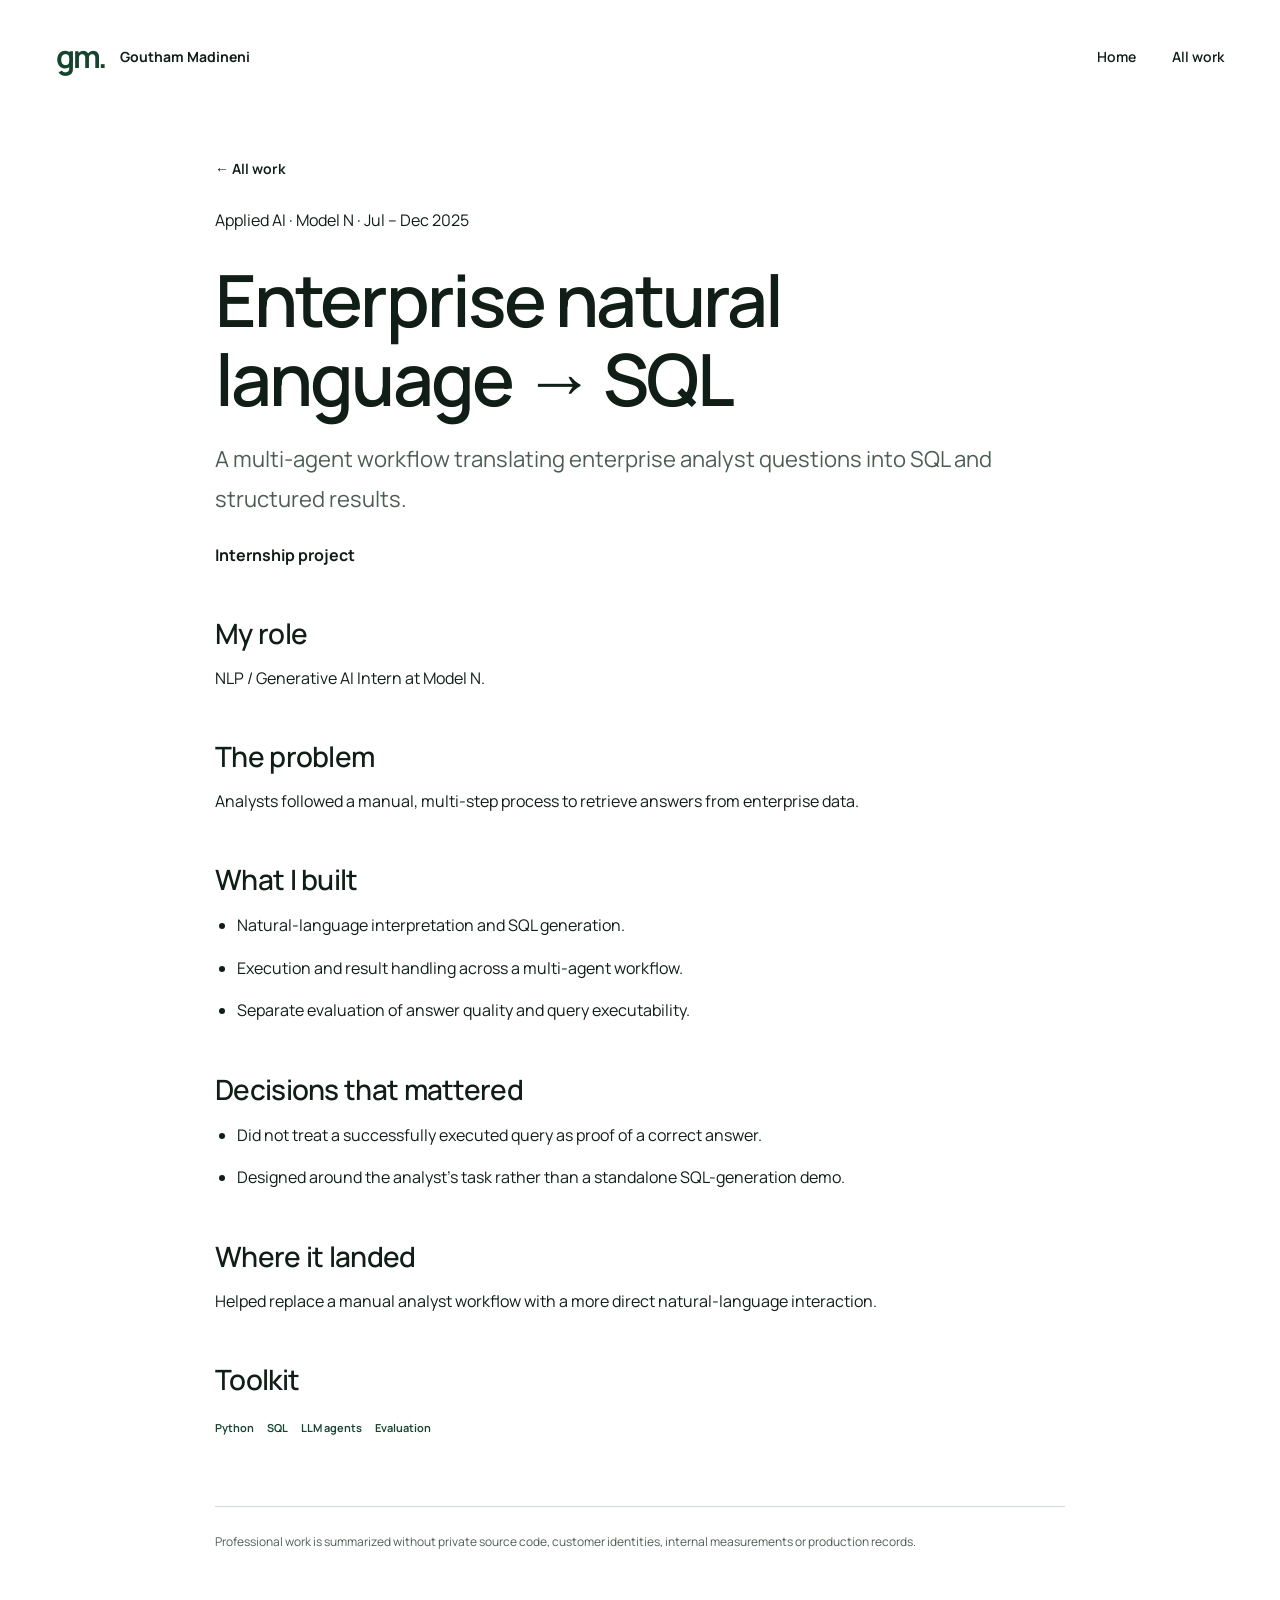
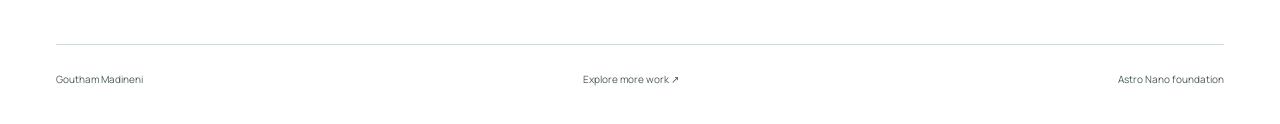
<file: work/enterprise-nl-to-sql/index.html>
<!DOCTYPE html><html lang="en" data-astro-cid-pznzci7v><head><meta charset="UTF-8"><meta name="viewport" content="width=device-width, initial-scale=1"><title>Enterprise natural language → SQL — Goutham Madineni</title><meta name="description" content="A multi-agent workflow translating enterprise analyst questions into SQL and structured results."><link rel="icon" href="/favicon.svg"><link rel="canonical" href="https://goutham-m7.github.io/work/enterprise-nl-to-sql/"><link rel="stylesheet" href="/_astro/portfolio.BwI2VdGa.css"><style>.case-study[data-astro-cid-pznzci7v]{max-width:850px;padding-block:35px 80px}.case-study[data-astro-cid-pznzci7v] h1[data-astro-cid-pznzci7v]{margin-top:25px;font-size:clamp(42px,6vw,72px)}.case-lead[data-astro-cid-pznzci7v]{color:var(--muted);max-width:65ch;font-size:22px}.case-study[data-astro-cid-pznzci7v] section[data-astro-cid-pznzci7v]{margin-top:48px}.case-study[data-astro-cid-pznzci7v] h2[data-astro-cid-pznzci7v]{letter-spacing:-.025em;font-size:28px}.case-study[data-astro-cid-pznzci7v] li[data-astro-cid-pznzci7v]{max-width:70ch;margin-bottom:12px;line-height:1.9}.case-study[data-astro-cid-pznzci7v] ul[data-astro-cid-pznzci7v]{padding-left:22px}.case-study[data-astro-cid-pznzci7v] .stack[data-astro-cid-pznzci7v]{padding:0}.case-note[data-astro-cid-pznzci7v]{border-top:1px solid var(--line);color:var(--muted);margin-top:55px;padding-top:24px;font-size:12px}
</style></head><body data-astro-cid-pznzci7v><a class="skip-link" href="#main" data-astro-cid-pznzci7v>Skip to content</a><header class="site-header wrap" data-astro-cid-pznzci7v><a class="wordmark" href="/" data-astro-cid-pznzci7v><span class="monogram" data-astro-cid-pznzci7v>gm.</span><span data-astro-cid-pznzci7v>Goutham Madineni</span></a><nav aria-label="Main navigation" data-astro-cid-pznzci7v><a href="/" data-astro-cid-pznzci7v>Home</a><a href="/work/" data-astro-cid-pznzci7v>All work</a></nav></header><main class="wrap case-study" id="main" data-astro-cid-pznzci7v><a class="text-link" href="/work/" data-astro-cid-pznzci7v>← All work</a><p data-astro-cid-pznzci7v>Applied AI · Model N · Jul – Dec 2025</p><h1 data-astro-cid-pznzci7v>Enterprise natural language → SQL</h1><p class="case-lead" data-astro-cid-pznzci7v>A multi-agent workflow translating enterprise analyst questions into SQL and structured results.</p><p data-astro-cid-pznzci7v><strong data-astro-cid-pznzci7v>Internship project</strong></p><section data-astro-cid-pznzci7v><h2 data-astro-cid-pznzci7v>My role</h2><p data-astro-cid-pznzci7v>NLP / Generative AI Intern at Model N.</p></section><section data-astro-cid-pznzci7v><h2 data-astro-cid-pznzci7v>The problem</h2><p data-astro-cid-pznzci7v>Analysts followed a manual, multi-step process to retrieve answers from enterprise data.</p></section><section data-astro-cid-pznzci7v><h2 data-astro-cid-pznzci7v>What I built</h2><ul data-astro-cid-pznzci7v><li data-astro-cid-pznzci7v>Natural-language interpretation and SQL generation.</li><li data-astro-cid-pznzci7v>Execution and result handling across a multi-agent workflow.</li><li data-astro-cid-pznzci7v>Separate evaluation of answer quality and query executability.</li></ul></section><section data-astro-cid-pznzci7v><h2 data-astro-cid-pznzci7v>Decisions that mattered</h2><ul data-astro-cid-pznzci7v><li data-astro-cid-pznzci7v>Did not treat a successfully executed query as proof of a correct answer.</li><li data-astro-cid-pznzci7v>Designed around the analyst’s task rather than a standalone SQL-generation demo.</li></ul></section><section data-astro-cid-pznzci7v><h2 data-astro-cid-pznzci7v>Where it landed</h2><p data-astro-cid-pznzci7v>Helped replace a manual analyst workflow with a more direct natural-language interaction.</p></section><section data-astro-cid-pznzci7v><h2 data-astro-cid-pznzci7v>Toolkit</h2><ul class="stack" data-astro-cid-pznzci7v><li data-astro-cid-pznzci7v>Python</li><li data-astro-cid-pznzci7v>SQL</li><li data-astro-cid-pznzci7v>LLM agents</li><li data-astro-cid-pznzci7v>Evaluation</li></ul></section><p class="case-note" data-astro-cid-pznzci7v>Professional work is summarized without private source code, customer identities, internal measurements or production records.</p></main><footer class="site-footer wrap" data-astro-cid-pznzci7v><span data-astro-cid-pznzci7v>Goutham Madineni</span><a href="/work/" data-astro-cid-pznzci7v>Explore more work ↗</a><a href="https://github.com/markhorn-dev/astro-nano" data-astro-cid-pznzci7v>Astro Nano foundation</a></footer></body></html>
</file>
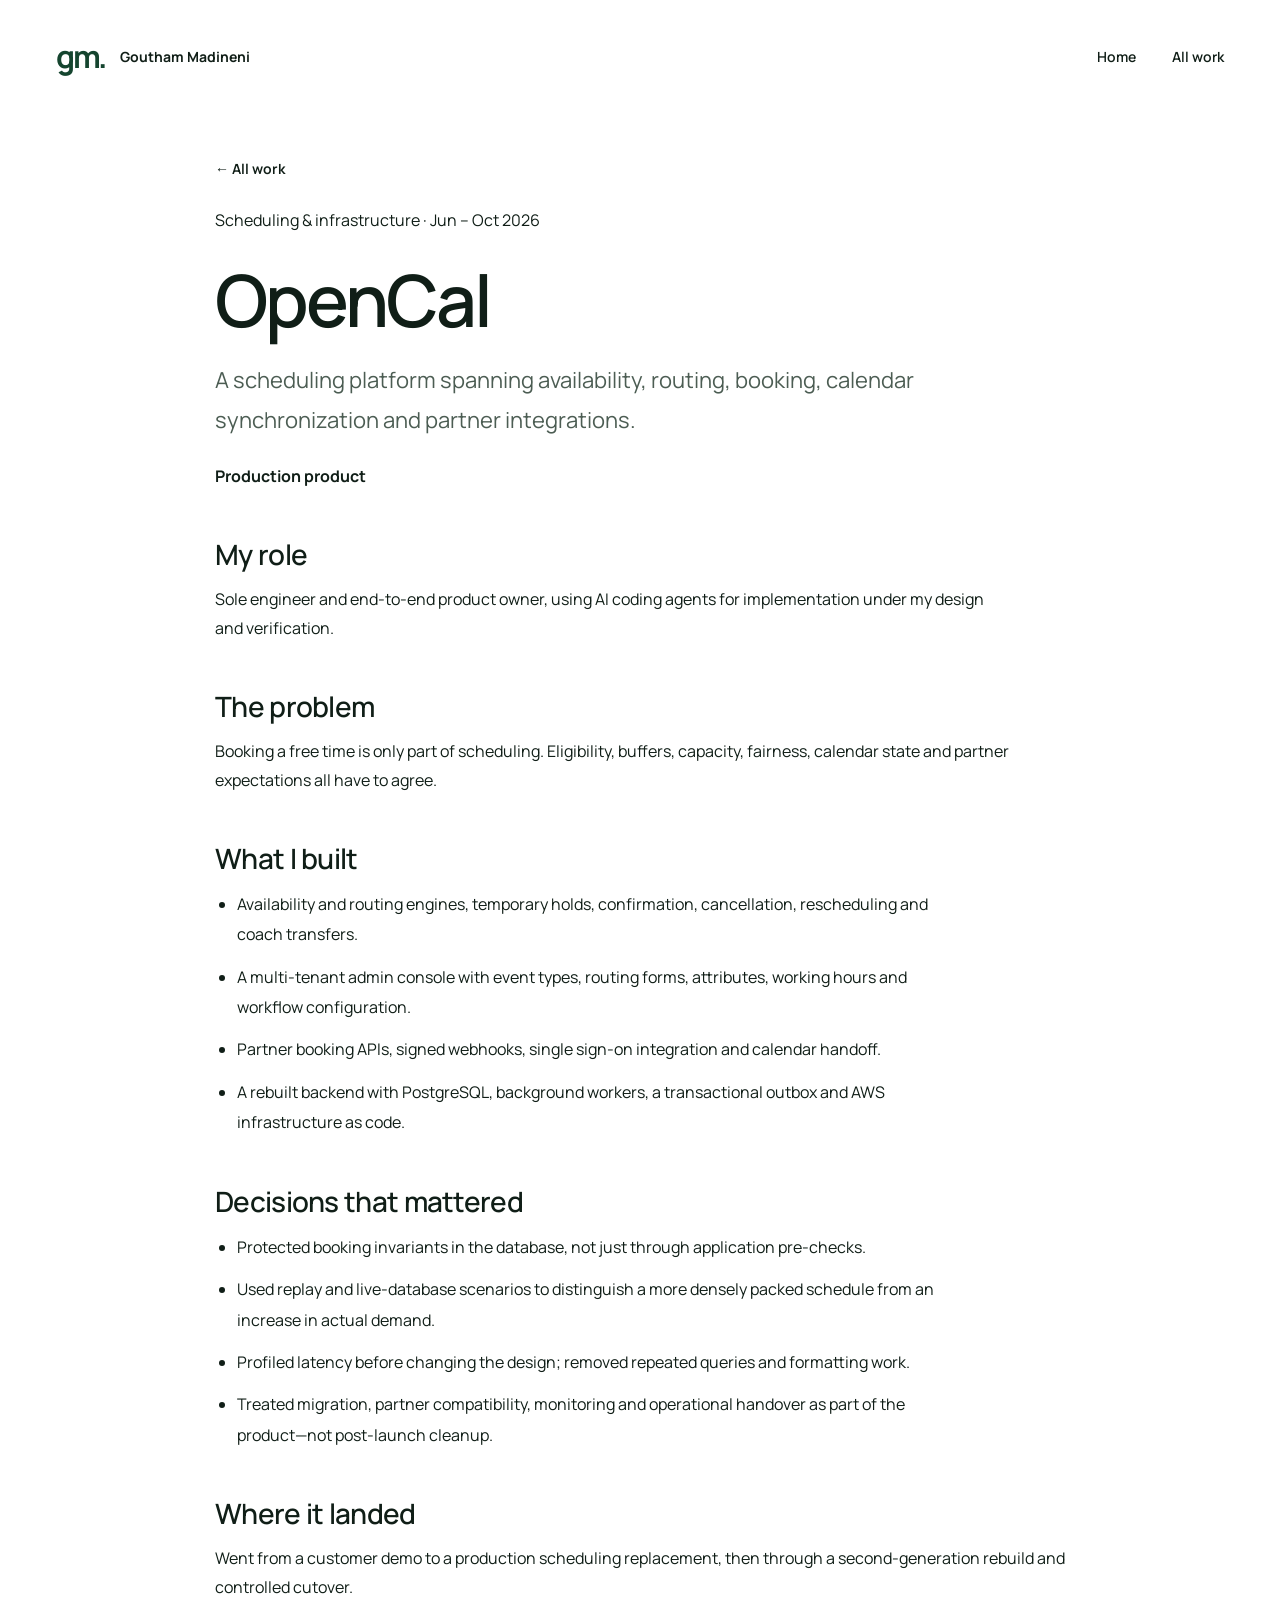
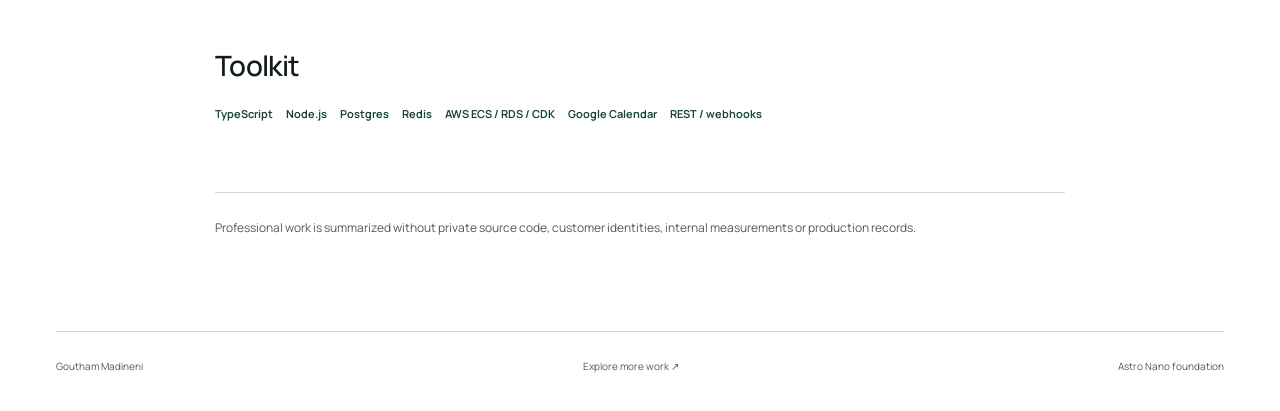
<file: work/opencal/index.html>
<!DOCTYPE html><html lang="en" data-astro-cid-pznzci7v><head><meta charset="UTF-8"><meta name="viewport" content="width=device-width, initial-scale=1"><title>OpenCal — Goutham Madineni</title><meta name="description" content="A scheduling platform spanning availability, routing, booking, calendar synchronization and partner integrations."><link rel="icon" href="/favicon.svg"><link rel="canonical" href="https://goutham-m7.github.io/work/opencal/"><link rel="stylesheet" href="/_astro/portfolio.BwI2VdGa.css"><style>.case-study[data-astro-cid-pznzci7v]{max-width:850px;padding-block:35px 80px}.case-study[data-astro-cid-pznzci7v] h1[data-astro-cid-pznzci7v]{margin-top:25px;font-size:clamp(42px,6vw,72px)}.case-lead[data-astro-cid-pznzci7v]{color:var(--muted);max-width:65ch;font-size:22px}.case-study[data-astro-cid-pznzci7v] section[data-astro-cid-pznzci7v]{margin-top:48px}.case-study[data-astro-cid-pznzci7v] h2[data-astro-cid-pznzci7v]{letter-spacing:-.025em;font-size:28px}.case-study[data-astro-cid-pznzci7v] li[data-astro-cid-pznzci7v]{max-width:70ch;margin-bottom:12px;line-height:1.9}.case-study[data-astro-cid-pznzci7v] ul[data-astro-cid-pznzci7v]{padding-left:22px}.case-study[data-astro-cid-pznzci7v] .stack[data-astro-cid-pznzci7v]{padding:0}.case-note[data-astro-cid-pznzci7v]{border-top:1px solid var(--line);color:var(--muted);margin-top:55px;padding-top:24px;font-size:12px}
</style></head><body data-astro-cid-pznzci7v><a class="skip-link" href="#main" data-astro-cid-pznzci7v>Skip to content</a><header class="site-header wrap" data-astro-cid-pznzci7v><a class="wordmark" href="/" data-astro-cid-pznzci7v><span class="monogram" data-astro-cid-pznzci7v>gm.</span><span data-astro-cid-pznzci7v>Goutham Madineni</span></a><nav aria-label="Main navigation" data-astro-cid-pznzci7v><a href="/" data-astro-cid-pznzci7v>Home</a><a href="/work/" data-astro-cid-pznzci7v>All work</a></nav></header><main class="wrap case-study" id="main" data-astro-cid-pznzci7v><a class="text-link" href="/work/" data-astro-cid-pznzci7v>← All work</a><p data-astro-cid-pznzci7v>Scheduling &amp; infrastructure · Jun – Oct 2026</p><h1 data-astro-cid-pznzci7v>OpenCal</h1><p class="case-lead" data-astro-cid-pznzci7v>A scheduling platform spanning availability, routing, booking, calendar synchronization and partner integrations.</p><p data-astro-cid-pznzci7v><strong data-astro-cid-pznzci7v>Production product</strong></p><section data-astro-cid-pznzci7v><h2 data-astro-cid-pznzci7v>My role</h2><p data-astro-cid-pznzci7v>Sole engineer and end-to-end product owner, using AI coding agents for implementation under my design and verification.</p></section><section data-astro-cid-pznzci7v><h2 data-astro-cid-pznzci7v>The problem</h2><p data-astro-cid-pznzci7v>Booking a free time is only part of scheduling. Eligibility, buffers, capacity, fairness, calendar state and partner expectations all have to agree.</p></section><section data-astro-cid-pznzci7v><h2 data-astro-cid-pznzci7v>What I built</h2><ul data-astro-cid-pznzci7v><li data-astro-cid-pznzci7v>Availability and routing engines, temporary holds, confirmation, cancellation, rescheduling and coach transfers.</li><li data-astro-cid-pznzci7v>A multi-tenant admin console with event types, routing forms, attributes, working hours and workflow configuration.</li><li data-astro-cid-pznzci7v>Partner booking APIs, signed webhooks, single sign-on integration and calendar handoff.</li><li data-astro-cid-pznzci7v>A rebuilt backend with PostgreSQL, background workers, a transactional outbox and AWS infrastructure as code.</li></ul></section><section data-astro-cid-pznzci7v><h2 data-astro-cid-pznzci7v>Decisions that mattered</h2><ul data-astro-cid-pznzci7v><li data-astro-cid-pznzci7v>Protected booking invariants in the database, not just through application pre-checks.</li><li data-astro-cid-pznzci7v>Used replay and live-database scenarios to distinguish a more densely packed schedule from an increase in actual demand.</li><li data-astro-cid-pznzci7v>Profiled latency before changing the design; removed repeated queries and formatting work.</li><li data-astro-cid-pznzci7v>Treated migration, partner compatibility, monitoring and operational handover as part of the product—not post-launch cleanup.</li></ul></section><section data-astro-cid-pznzci7v><h2 data-astro-cid-pznzci7v>Where it landed</h2><p data-astro-cid-pznzci7v>Went from a customer demo to a production scheduling replacement, then through a second-generation rebuild and controlled cutover.</p></section><section data-astro-cid-pznzci7v><h2 data-astro-cid-pznzci7v>Toolkit</h2><ul class="stack" data-astro-cid-pznzci7v><li data-astro-cid-pznzci7v>TypeScript</li><li data-astro-cid-pznzci7v>Node.js</li><li data-astro-cid-pznzci7v>Postgres</li><li data-astro-cid-pznzci7v>Redis</li><li data-astro-cid-pznzci7v>AWS ECS / RDS / CDK</li><li data-astro-cid-pznzci7v>Google Calendar</li><li data-astro-cid-pznzci7v>REST / webhooks</li></ul></section><p class="case-note" data-astro-cid-pznzci7v>Professional work is summarized without private source code, customer identities, internal measurements or production records.</p></main><footer class="site-footer wrap" data-astro-cid-pznzci7v><span data-astro-cid-pznzci7v>Goutham Madineni</span><a href="/work/" data-astro-cid-pznzci7v>Explore more work ↗</a><a href="https://github.com/markhorn-dev/astro-nano" data-astro-cid-pznzci7v>Astro Nano foundation</a></footer></body></html>
</file>
<file: _astro/portfolio.BwI2VdGa.css>
@font-face{font-family:Manrope Variable;font-style:normal;font-display:swap;font-weight:200 800;src:url([data-uri])format("woff2-variations");unicode-range:U+460-52F,U+1C80-1C8A,U+20B4,U+2DE0-2DFF,U+A640-A69F,U+FE2E-FE2F}@font-face{font-family:Manrope Variable;font-style:normal;font-display:swap;font-weight:200 800;src:url(/_astro/manrope-cyrillic-wght-normal.Dvxsihut.woff2)format("woff2-variations");unicode-range:U+301,U+400-45F,U+490-491,U+4B0-4B1,U+2116}@font-face{font-family:Manrope Variable;font-style:normal;font-display:swap;font-weight:200 800;src:url(/_astro/manrope-greek-wght-normal.DL7QRZyv.woff2)format("woff2-variations");unicode-range:U+370-377,U+37A-37F,U+384-38A,U+38C,U+38E-3A1,U+3A3-3FF}@font-face{font-family:Manrope Variable;font-style:normal;font-display:swap;font-weight:200 800;src:url(/_astro/manrope-vietnamese-wght-normal.usUDDRr7.woff2)format("woff2-variations");unicode-range:U+102-103,U+110-111,U+128-129,U+168-169,U+1A0-1A1,U+1AF-1B0,U+300-301,U+303-304,U+308-309,U+323,U+329,U+1EA0-1EF9,U+20AB}@font-face{font-family:Manrope Variable;font-style:normal;font-display:swap;font-weight:200 800;src:url(/_astro/manrope-latin-ext-wght-normal.Ch3YOpNY.woff2)format("woff2-variations");unicode-range:U+100-2BA,U+2BD-2C5,U+2C7-2CC,U+2CE-2D7,U+2DD-2FF,U+304,U+308,U+329,U+1D00-1DBF,U+1E00-1E9F,U+1EF2-1EFF,U+2020,U+20A0-20AB,U+20AD-20C0,U+2113,U+2C60-2C7F,U+A720-A7FF}@font-face{font-family:Manrope Variable;font-style:normal;font-display:swap;font-weight:200 800;src:url(/_astro/manrope-latin-wght-normal.DHIcAJRg.woff2)format("woff2-variations");unicode-range:U+??,U+131,U+152-153,U+2BB-2BC,U+2C6,U+2DA,U+2DC,U+304,U+308,U+329,U+2000-206F,U+20AC,U+2122,U+2191,U+2193,U+2212,U+2215,U+FEFF,U+FFFD}:root{--bg:oklch(100% 0 0);--ink:oklch(22% .025 160);--muted:oklch(46% .025 160);--primary:oklch(35% .065 160);--hero:oklch(25% .045 160);--mint:oklch(88% .12 160);--accent:oklch(90% .1 110);--surface:oklch(97% .008 160);--line:oklch(88% .015 160);color:var(--ink);background:var(--bg);font-synthesis:none;scroll-behavior:smooth;scroll-padding-top:2rem;font-family:Manrope Variable,sans-serif}*{box-sizing:border-box}body{margin:0}a{color:inherit;text-decoration:none}button{font:inherit;cursor:pointer}button:disabled{cursor:default}button,a,summary{-webkit-tap-highlight-color:transparent}a:focus-visible,button:focus-visible,summary:focus-visible{outline-offset:6px;border-radius:3px;outline:3px solid oklch(58% .14 160)}::selection{background:var(--mint);color:var(--ink)}p{text-wrap:pretty;line-height:1.8}h1,h2,h3{letter-spacing:-.04em;text-wrap:balance;margin:0;font-weight:550;line-height:1.08}svg{max-width:100%;display:block}[hidden]{display:none!important}.wrap{width:min(1240px,100% - 112px);margin-inline:auto}.skip-link{background:var(--bg);z-index:10;padding:12px 18px;position:fixed;top:12px;left:12px;transform:translateY(-160%)}.skip-link:focus{transform:translateY(0)}.site-header{justify-content:space-between;align-items:center;gap:24px;height:112px;display:flex}.wordmark{align-items:center;gap:15px;font-size:14px;font-weight:700;display:flex}.monogram{letter-spacing:-.08em;color:var(--primary);font-size:31px}nav{align-items:center;gap:36px;font-size:14px;font-weight:600;display:flex}nav a{padding-block:12px}nav a:not(.nav-contact):hover{text-underline-offset:6px;text-decoration:underline}.nav-contact{border-bottom:1px solid var(--ink)}.nav-contact span{margin-left:13px}.hero{grid-template-columns:1.1fr 1fr;align-items:center;gap:34px;min-height:660px;padding-block:30px 65px;display:grid}.hero-copy{padding-block:30px;animation:.7s ease-out both arrive}.intro-label{align-items:center;gap:10px;margin:0 0 28px;font-size:14px;font-weight:650;display:flex}.intro-label span{background:var(--primary);border-radius:50%;width:8px;height:8px}h1{font-size:clamp(48px,5.5vw,76px);font-weight:580;line-height:1.1}h1>span{color:var(--primary)}.hero-description{max-width:42ch;color:var(--muted);margin-block:28px;font-size:17px}.hero-actions{align-items:center;gap:30px;display:flex}.button{border-radius:6px;justify-content:space-between;align-items:center;gap:30px;min-height:52px;padding:17px 22px;font-size:14px;font-weight:650;transition:transform .2s,background .2s;display:inline-flex}.primary{background:var(--primary);color:var(--bg)}.primary:hover{background:var(--ink);transform:translateY(-2px)}.text-link{align-items:center;gap:12px;padding-block:12px;font-size:14px;font-weight:650;display:inline-flex}.text-link:hover{text-underline-offset:5px;text-decoration:underline}.hero-footnote{color:var(--muted);margin:32px 0 0;font-size:11px}.scene-shell{background:var(--hero);color:oklch(96% .015 160);isolation:isolate;border-radius:160px 160px 12px 12px;align-self:stretch;min-height:550px;animation:.9s ease-out both arrive;position:relative;overflow:hidden}.scene-viewport{position:absolute;inset:0 0 65px}.scene-viewport canvas{touch-action:pan-y;width:100%;height:100%;display:block;position:absolute;inset:0}.scene-fallback{object-fit:contain;width:100%;height:100%;position:absolute;inset:0}.scene-viewport[data-ready=true] .scene-fallback{visibility:hidden}.scene-caption{text-align:center;color:oklch(87% .04 160);justify-content:center;align-items:center;gap:8px;font-size:11px;display:flex;position:absolute;top:38px;left:0;right:0}.scene-indicator{background:var(--mint);border-radius:50%;width:5px;height:5px}.scene-controls{bottom:22px;justify-content:space-between;align-items:center;gap:12px;display:flex;position:absolute;inset-inline:22px}.scene-modes{border:1px solid oklch(55% .05 160);border-radius:6px;padding:3px;display:flex}.scene-controls button{color:oklch(87% .04 160);background:0 0;border:0;border-radius:3px;min-height:40px;padding:10px 13px;font-size:11px}.scene-modes button[aria-pressed=true]{background:var(--mint);color:var(--ink)}.motion-toggle{align-items:center;gap:10px;display:flex}.scene-controls button:focus-visible{outline-color:var(--mint)}.scene-controls button:hover{color:var(--bg)}.scene-modes button[aria-pressed=true]:hover{color:var(--ink)}.discipline-strip{border-block:1px solid var(--line);justify-content:space-between;align-items:center;gap:24px;padding-block:26px;font-size:13px;font-weight:550;display:flex}.discipline-strip span[aria-hidden]{color:var(--primary);font-size:21px}.work-section{padding-block:112px 96px}.section-intro{justify-content:space-between;align-items:end;gap:32px;margin-bottom:70px;display:flex}h2{font-size:clamp(36px,4vw,52px)}h2>span{color:var(--primary)}.section-intro p{color:var(--muted);max-width:38ch;margin:0;font-size:14px}.project{grid-template-columns:1.05fr 1fr;align-items:center;gap:70px;padding-block:40px 58px;display:grid}.project+.project{border-top:1px solid var(--line);padding-top:58px}.project-ledger .project-visual{order:2}.project-ledger .project-copy{order:1}.project-visual{background:var(--surface);border-radius:10px;min-width:0;padding:22px 24px 26px;overflow:hidden}.project-visual svg{width:100%;height:auto}.project-visual text{fill:var(--muted);letter-spacing:0;font:11px Manrope Variable,sans-serif}.diagram-lines{fill:none;stroke:oklch(62% .06 160);stroke-width:1.5px}.shield{fill:oklch(87% .07 160);stroke:var(--primary);stroke-width:1.5px}.check{fill:none;stroke:var(--primary);stroke-width:4px;stroke-linecap:round;stroke-linejoin:round}.project-ledger .project-visual{background:oklch(96% .018 245)}.database{fill:oklch(89% .04 245);stroke:oklch(43% .09 245);stroke-width:1.5px}.project-schedule .project-visual{background:oklch(97% .025 110)}.calendar-lines{fill:none;stroke:oklch(78% .035 110);stroke-width:1px}.calendar-blocks{fill:oklch(67% .08 150)}.calendar-path{fill:none;stroke:var(--primary);stroke-width:3px;stroke-linecap:round;stroke-linejoin:round}.flow-labels{border-top:1px solid var(--line);justify-content:space-between;align-items:center;gap:12px;padding-top:17px;display:flex}.flow-labels span{color:var(--muted);text-align:center;font-size:10px}.project-tag{color:var(--muted);margin:0 0 15px;font-size:12px}.project h3{margin:0 0 12px;font-size:32px}.project h3 a{justify-content:space-between;align-items:center;gap:16px;display:flex}.project h3 span{font-size:25px;transition:transform .2s}.project h3 a:hover span{transform:translate(3px,-3px)}.project-subtitle{margin-bottom:12px;font-weight:650;color:var(--ink)!important;font-size:15px!important}.project-copy>p{color:var(--muted);margin-block:0 18px;font-size:14px}.stack{flex-wrap:wrap;gap:6px 13px;margin:24px 0;padding:0;list-style:none;display:flex}.stack li{color:var(--primary);font-size:11px;font-weight:650}details{border-top:1px solid var(--line);font-size:13px}summary{cursor:pointer;justify-content:space-between;align-items:center;min-height:48px;font-weight:600;list-style:none;display:flex}summary::-webkit-details-marker{display:none}summary span{font-size:20px;font-weight:400;transition:transform .2s}details[open] summary span{transform:rotate(45deg)}details p{color:var(--muted);max-width:65ch}details .text-link{font-size:12px}.all-projects{border-block:1px solid var(--line);justify-content:space-between;align-items:center;margin-top:24px;padding-block:27px;font-size:15px;font-weight:600;display:flex}.all-projects:hover{color:var(--primary)}.about-section{background:var(--primary);color:var(--bg);padding-block:92px}.about-grid{grid-template-columns:1fr 1fr;gap:80px;display:grid}.about-note{color:oklch(86% .035 160);margin:0 0 30px;font-size:12px}.about-section h2{font-size:clamp(44px,4.8vw,64px)}.about-copy p{color:oklch(91% .025 160);max-width:65ch;margin:0 0 22px;font-size:14px}.about-copy .large-copy{color:var(--bg);margin-bottom:28px;font-size:23px;line-height:1.6}.about-copy .about-principle{color:var(--accent);margin-top:30px;font-size:14px;font-weight:700}.toolbox{grid-template-columns:1fr 1.3fr;gap:60px;padding-block:90px;display:grid}.toolbox h2{font-size:32px}.toolbox p{border-bottom:1px solid var(--line);flex-direction:column;gap:6px;margin:0;padding-block:22px;font-size:14px;display:flex}.toolbox p:first-child{padding-top:0}.toolbox strong{font-weight:650}.toolbox span{color:var(--muted);font-size:13px}.connect-section{border-top:1px solid var(--line);grid-template-columns:1.3fr 1fr;align-items:end;gap:60px;padding-block:65px 100px;display:grid}.connect-section p{color:var(--muted);margin:0 0 26px;font-size:13px}.connect-section h2{font-size:clamp(40px,5vw,64px)}.connect-links a{border-bottom:1px solid var(--line);justify-content:space-between;align-items:center;gap:22px;min-height:68px;font-size:15px;font-weight:600;display:flex}.connect-links a:hover{color:var(--primary)}.site-footer{border-top:1px solid var(--line);color:var(--muted);justify-content:space-between;gap:24px;padding-block:26px 36px;font-size:10px;line-height:1.7;display:flex}.site-footer a:hover{text-underline-offset:4px;text-decoration:underline}@keyframes arrive{0%{opacity:.4;transform:translateY(16px)}to{opacity:1;transform:translateY(0)}}@media (width>=1500px){.hero{gap:75px}}@media (width<=1000px){.wrap{width:calc(100% - 64px)}.hero{gap:22px;min-height:600px}.scene-shell{border-radius:120px 120px 10px 10px;min-height:510px}h1{font-size:clamp(46px,6vw,66px)}.hero-description{font-size:15px}.scene-controls{gap:6px;inset-inline:14px}.scene-controls button{padding-inline:9px}.project{gap:36px}.project-visual{padding-inline:12px}.about-grid{gap:45px}}@media (width<=720px){.wrap{width:calc(100% - 40px)}.site-header{height:85px}.wordmark{gap:10px}.wordmark>span:last-child{font-size:12px}nav{gap:20px;font-size:12px}.nav-contact{display:none}.hero{grid-template-columns:1fr;gap:28px;padding-block:24px 40px}.hero-copy{padding-block:12px 0}.intro-label{margin-bottom:22px}h1{font-size:clamp(44px,9.7vw,66px)}.hero-description{max-width:43ch;margin-block:23px;font-size:15px}.hero-footnote{margin-top:24px;font-size:10px}.hero-actions{gap:25px}.button{padding:16px 20px;font-size:13px}.scene-shell{border-radius:140px 140px 10px 10px;justify-self:center;width:100%;max-width:520px;min-height:440px}.scene-viewport{bottom:60px}.scene-caption{top:30px}.scene-controls{inset-inline:20px;bottom:18px}.scene-controls button{padding-inline:13px}.discipline-strip{flex-wrap:wrap;justify-content:center;gap:13px;padding-block:20px;font-size:10px}.discipline-strip span[aria-hidden]{font-size:14px}.work-section{padding-block:65px}.section-intro{margin-bottom:30px;display:block}.section-intro h2{margin-bottom:20px}.section-intro p{font-size:13px}.project{grid-template-columns:1fr;gap:28px;padding-bottom:38px}.project+.project{padding-top:38px}.project-ledger .project-visual,.project-ledger .project-copy{order:initial}.project-visual{padding:10px 20px 22px}.project h3{font-size:30px}.project-copy>p{font-size:14px}.flow-labels span{font-size:9px}.all-projects{margin-top:5px;font-size:13px}.about-section{padding-block:60px}.about-grid{grid-template-columns:1fr;gap:30px}.about-note{margin-bottom:20px}.about-copy .large-copy{font-size:21px}.toolbox{grid-template-columns:1fr;gap:35px;padding-block:60px}.toolbox p{font-size:13px}.toolbox span{font-size:12px}.connect-section{grid-template-columns:1fr;gap:35px;padding-block:50px 65px}.connect-section h2{font-size:clamp(39px,9vw,60px)}.connect-links a{font-size:14px}.site-footer{flex-wrap:wrap;gap:15px;font-size:9px}.site-footer>span:nth-child(2){order:3;width:100%}.site-footer>a{margin-left:auto}}@media (prefers-reduced-motion:reduce){:root{scroll-behavior:auto}*,:before,:after{transition:none!important;animation:none!important}}
</file>
